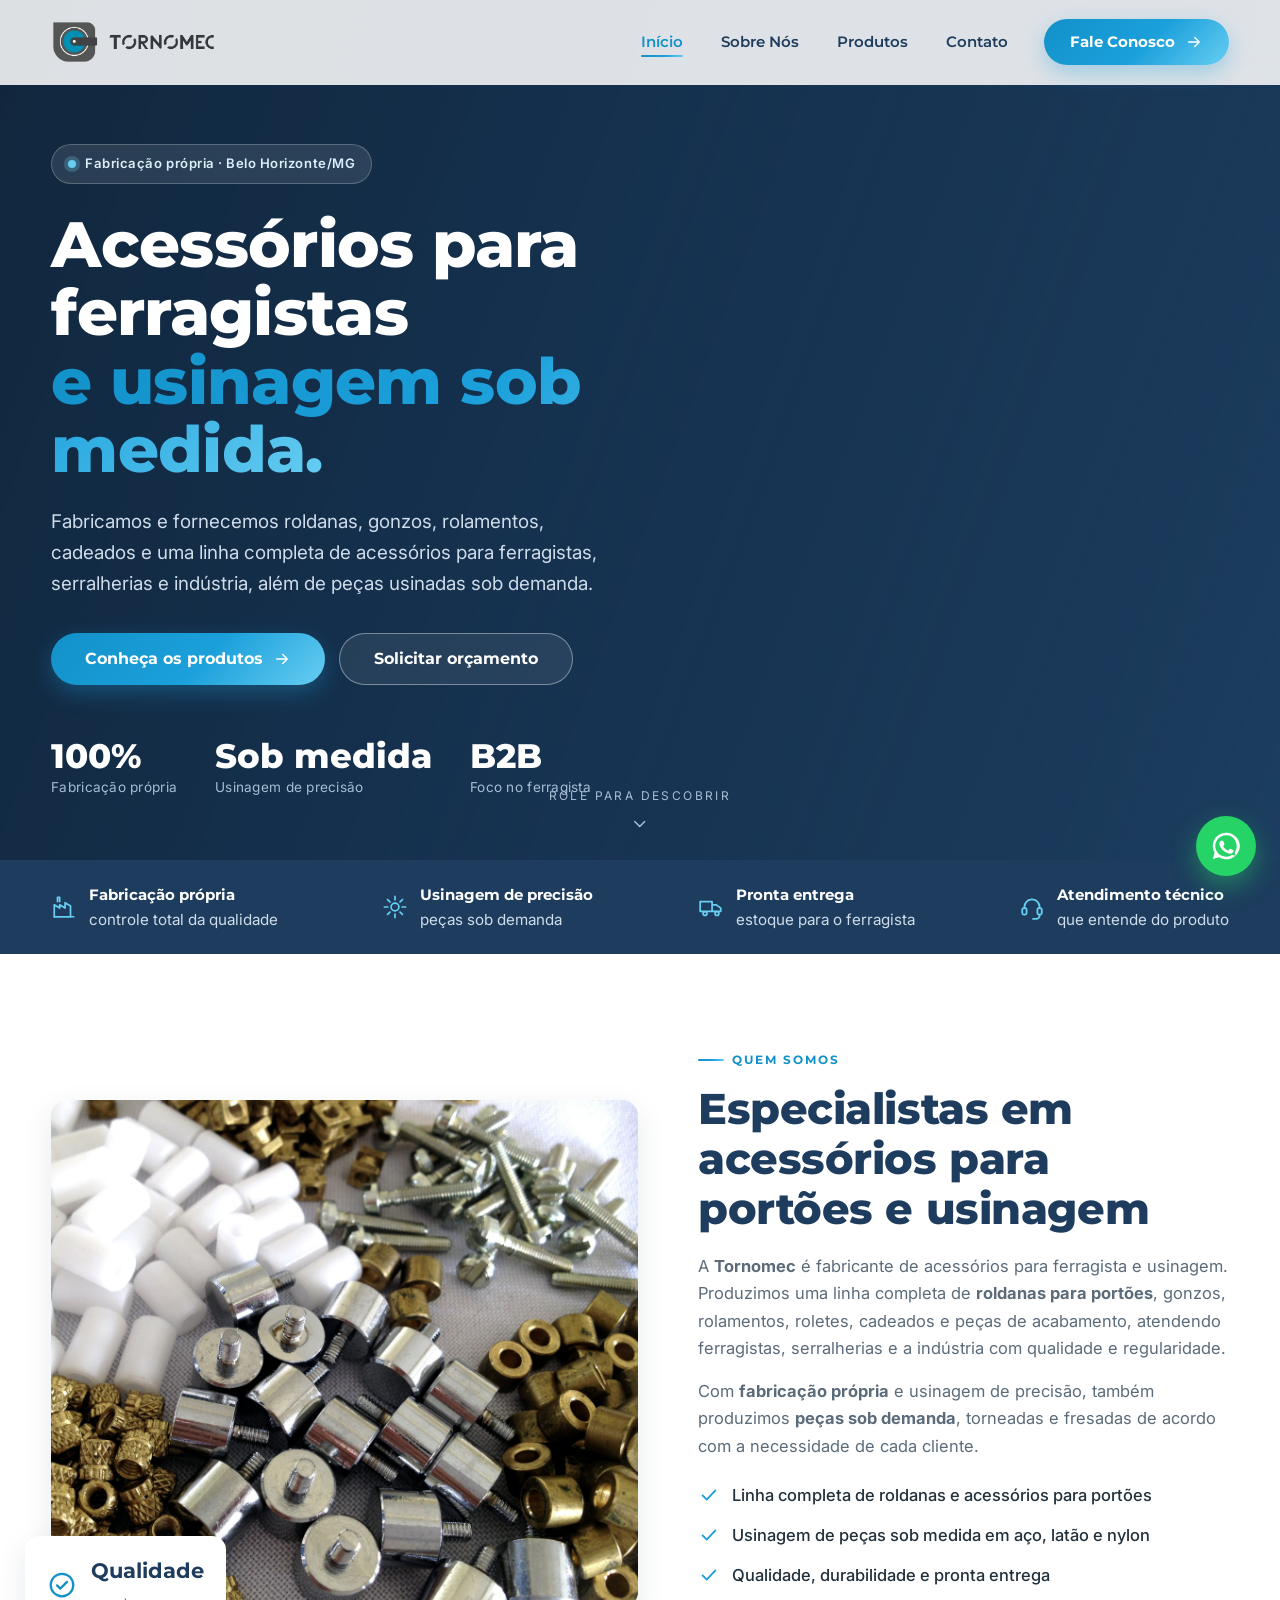
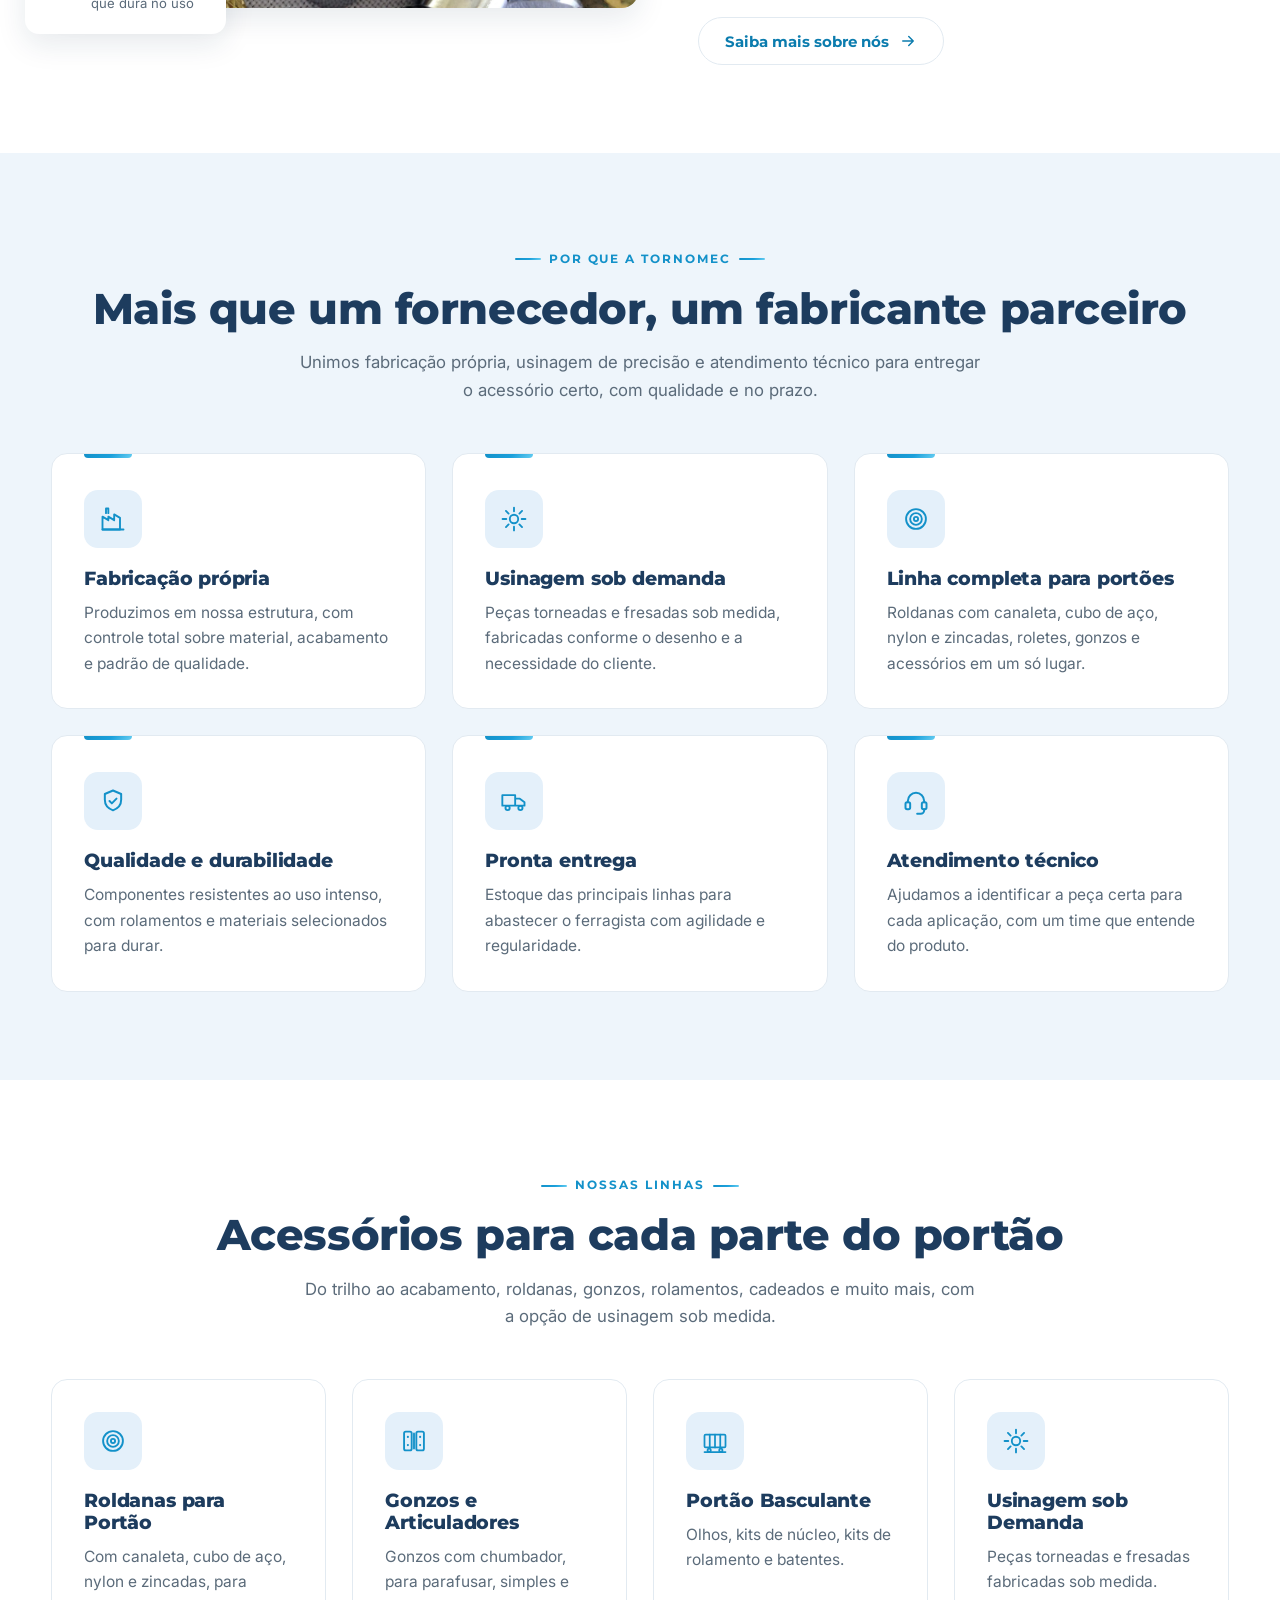
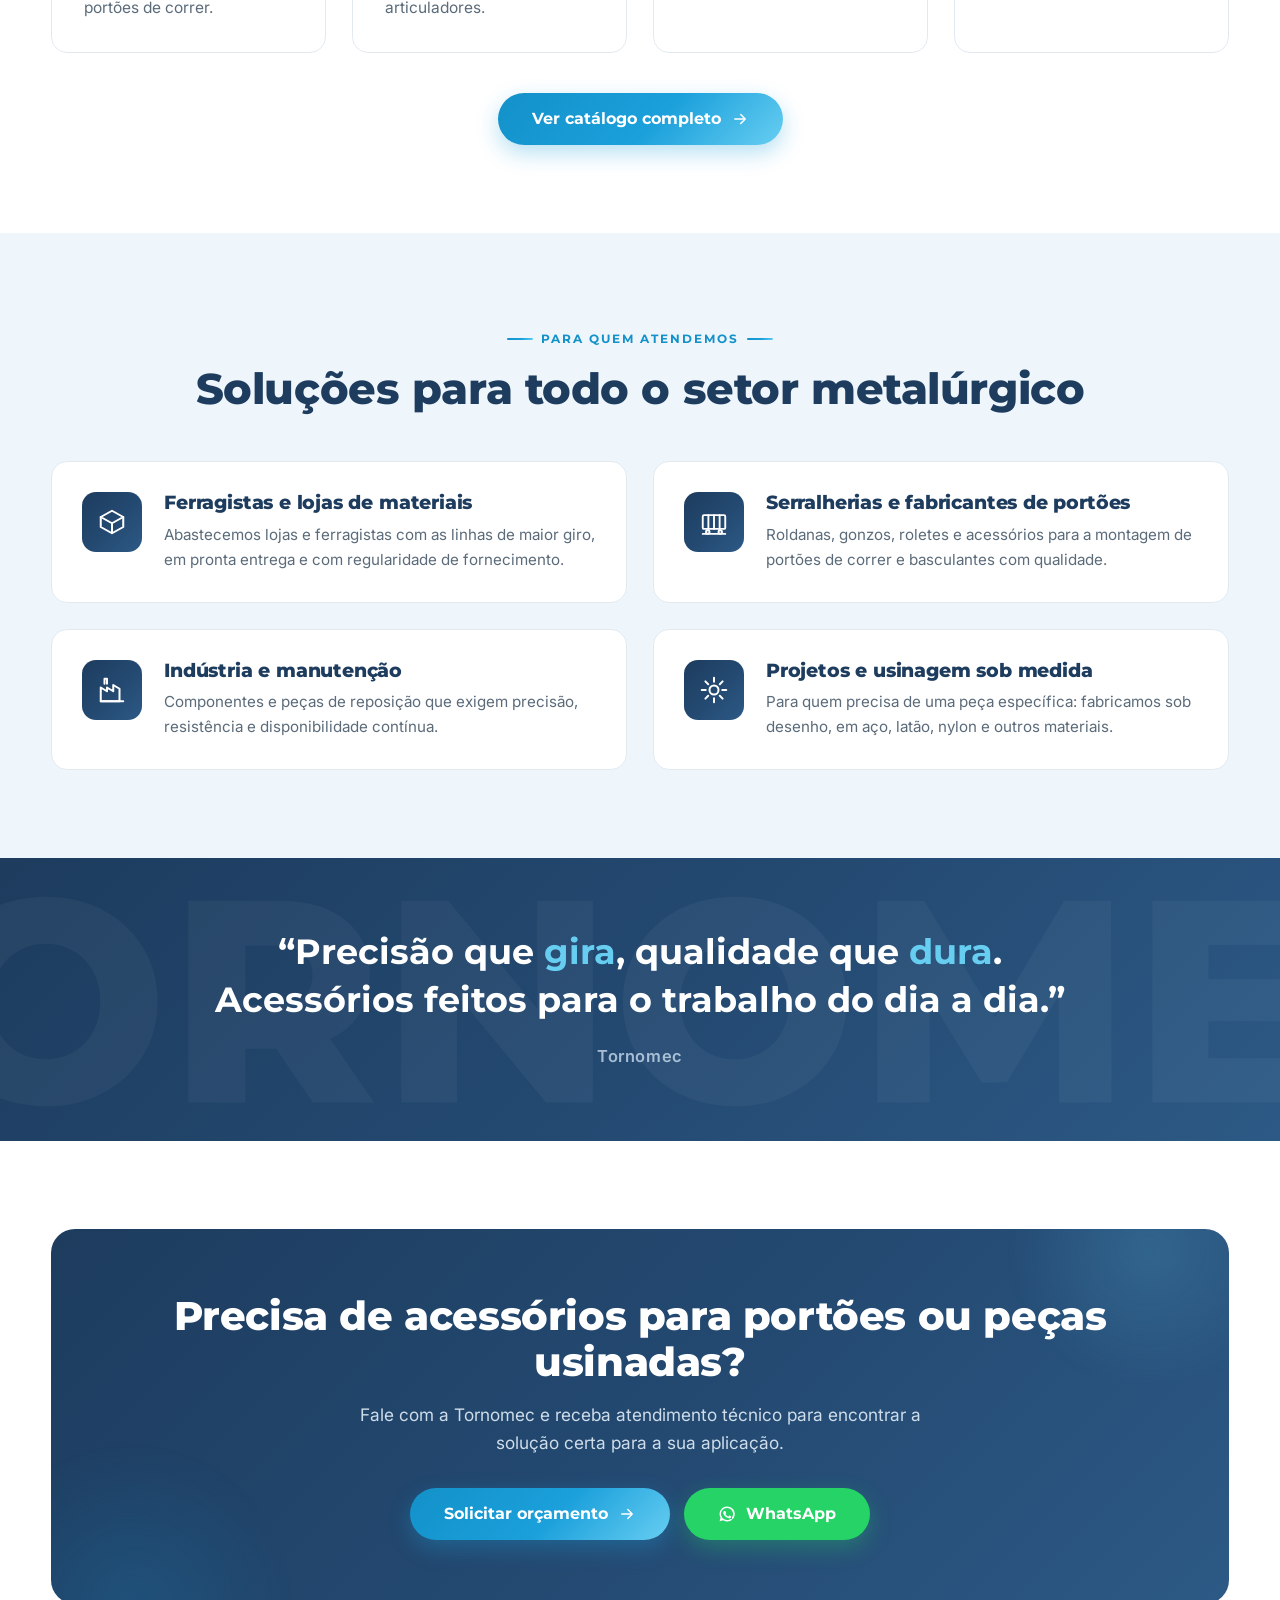
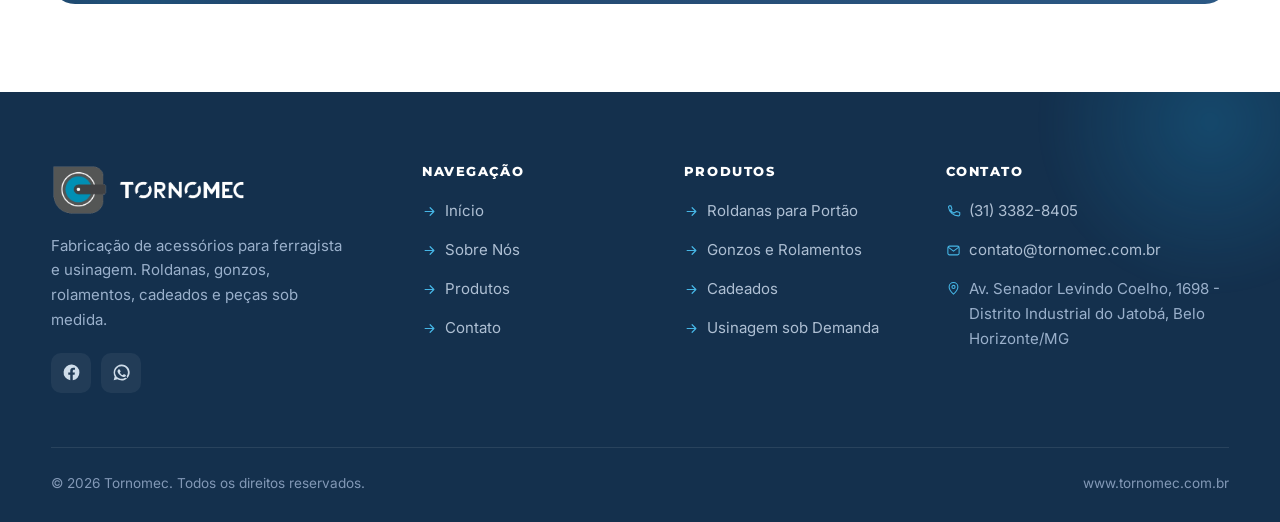
<file: index.html>
<!DOCTYPE html>
<html lang="pt-BR">
<head>
<meta charset="UTF-8">
<meta name="viewport" content="width=device-width, initial-scale=1.0">
<title>Tornomec | Acessórios para Ferragista e Usinagem</title>
<meta name="description" content="A Tornomec fabrica e fornece acessórios para ferragista e usinagem: roldanas para portões, gonzos, rolamentos, cadeados e peças usinadas sob demanda. Belo Horizonte/MG.">
<meta name="theme-color" content="#1d3c5e">
<link rel="icon" type="image/png" href="assets/img/favicon.png">
<link rel="preconnect" href="https://fonts.googleapis.com">
<link rel="preconnect" href="https://fonts.gstatic.com" crossorigin>
<link href="https://fonts.googleapis.com/css2?family=Montserrat:wght@600;700;800&family=Inter:wght@400;500;600&display=swap" rel="stylesheet">
<link rel="stylesheet" href="assets/css/style.css">
</head>
<body>

<!-- ===== ICON SPRITE ===== -->
<svg style="display:none" aria-hidden="true" xmlns="http://www.w3.org/2000/svg"><defs></defs>
<!-- features / generic -->
<symbol id="i-shield" viewBox="0 0 24 24" fill="none" stroke="currentColor" stroke-width="1.7" stroke-linecap="round" stroke-linejoin="round"><path d="M12 3l7 3v5c0 4.3-3 7.6-7 9-4-1.4-7-4.7-7-9V6l7-3z"/><path d="M9 12l2 2 4-4"/></symbol>
<symbol id="i-globe" viewBox="0 0 24 24" fill="none" stroke="currentColor" stroke-width="1.7" stroke-linecap="round" stroke-linejoin="round"><circle cx="12" cy="12" r="9"/><path d="M3 12h18"/><path d="M12 3c2.5 2.4 3.8 5.6 3.8 9S14.5 18.6 12 21c-2.5-2.4-3.8-5.6-3.8-9S9.5 5.4 12 3z"/></symbol>
<symbol id="i-bolt" viewBox="0 0 24 24" fill="currentColor"><path d="M13.5 2L4 13.2c-.4.5-.1 1.3.6 1.3H10l-1.4 7.1c-.2.8.9 1.3 1.4.6L20 10.9c.4-.5.1-1.3-.6-1.3H14l1.1-6.9c.1-.8-1-1.3-1.6-.7z"/></symbol>
<symbol id="i-headset" viewBox="0 0 24 24" fill="none" stroke="currentColor" stroke-width="1.7" stroke-linecap="round" stroke-linejoin="round"><path d="M5 13v-1a7 7 0 0 1 14 0v1"/><rect x="3" y="13" width="4" height="6" rx="1.4"/><rect x="17" y="13" width="4" height="6" rx="1.4"/><path d="M19 19v1a3 3 0 0 1-3 3h-3"/></symbol>
<symbol id="i-gem" viewBox="0 0 24 24" fill="none" stroke="currentColor" stroke-width="1.6" stroke-linecap="round" stroke-linejoin="round"><path d="M6 3h12l3 5.5L12 21 3 8.5z"/><path d="M3 8.5h18M9 3l-2 5.5L12 21l5-12.5L15 3"/></symbol>
<symbol id="i-spark" viewBox="0 0 24 24" fill="currentColor"><path d="M12 2l1.9 6.1L20 10l-6.1 1.9L12 18l-1.9-6.1L4 10l6.1-1.9z"/><path d="M19 14l.8 2.4 2.2.6-2.2.9-.8 2.1-.9-2.1-2.1-.9 2.1-.6z" opacity=".6"/></symbol>
<symbol id="i-target" viewBox="0 0 24 24" fill="none" stroke="currentColor" stroke-width="1.7" stroke-linecap="round" stroke-linejoin="round"><circle cx="12" cy="12" r="8.5"/><circle cx="12" cy="12" r="4.8"/><circle cx="12" cy="12" r="1.4" fill="currentColor" stroke="none"/></symbol>
<symbol id="i-eye" viewBox="0 0 24 24" fill="none" stroke="currentColor" stroke-width="1.7" stroke-linecap="round" stroke-linejoin="round"><path d="M2.5 12S6 5.5 12 5.5 21.5 12 21.5 12 18 18.5 12 18.5 2.5 12 2.5 12z"/><circle cx="12" cy="12" r="3"/></symbol>
<symbol id="i-compass" viewBox="0 0 24 24" fill="none" stroke="currentColor" stroke-width="1.7" stroke-linecap="round" stroke-linejoin="round"><circle cx="12" cy="12" r="9"/><path d="M15.5 8.5l-2 5-5 2 2-5z"/></symbol>
<symbol id="i-factory" viewBox="0 0 24 24" fill="none" stroke="currentColor" stroke-width="1.6" stroke-linecap="round" stroke-linejoin="round"><path d="M3 21V10l5 3V10l5 3V8l5 3v10z"/><path d="M3 21h18M6 7V3h2v4"/></symbol>
<symbol id="i-truck" viewBox="0 0 24 24" fill="none" stroke="currentColor" stroke-width="1.6" stroke-linecap="round" stroke-linejoin="round"><path d="M2 7h11v9H2zM13 10h4l4 3v3h-8z"/><circle cx="6.5" cy="18" r="1.8"/><circle cx="17.5" cy="18" r="1.8"/></symbol>
<symbol id="i-box" viewBox="0 0 24 24" fill="none" stroke="currentColor" stroke-width="1.6" stroke-linecap="round" stroke-linejoin="round"><path d="M21 8l-9-5-9 5 9 5 9-5z"/><path d="M3 8v8l9 5 9-5V8M12 13v8"/></symbol>
<symbol id="i-clock" viewBox="0 0 24 24" fill="none" stroke="currentColor" stroke-width="1.7" stroke-linecap="round" stroke-linejoin="round"><circle cx="12" cy="12" r="9"/><path d="M12 7v5l3.5 2"/></symbol>
<symbol id="i-grid" viewBox="0 0 24 24" fill="none" stroke="currentColor" stroke-width="1.6" stroke-linecap="round" stroke-linejoin="round"><rect x="3" y="3" width="7" height="7" rx="1.5"/><rect x="14" y="3" width="7" height="7" rx="1.5"/><rect x="3" y="14" width="7" height="7" rx="1.5"/><rect x="14" y="14" width="7" height="7" rx="1.5"/></symbol>
<!-- hardware category icons -->
<symbol id="i-wheel" viewBox="0 0 24 24" fill="none" stroke="currentColor" stroke-width="1.6" stroke-linecap="round" stroke-linejoin="round"><circle cx="12" cy="12" r="8.5"/><circle cx="12" cy="12" r="5"/><circle cx="12" cy="12" r="1.8"/></symbol>
<symbol id="i-bearing" viewBox="0 0 24 24" fill="none" stroke="currentColor" stroke-width="1.5" stroke-linecap="round" stroke-linejoin="round"><circle cx="12" cy="12" r="9"/><circle cx="12" cy="12" r="3.4"/><circle cx="12" cy="3.4" r="1.1" fill="currentColor" stroke="none"/><circle cx="12" cy="20.6" r="1.1" fill="currentColor" stroke="none"/><circle cx="3.4" cy="12" r="1.1" fill="currentColor" stroke="none"/><circle cx="20.6" cy="12" r="1.1" fill="currentColor" stroke="none"/><circle cx="6" cy="6" r="1.1" fill="currentColor" stroke="none"/><circle cx="18" cy="6" r="1.1" fill="currentColor" stroke="none"/><circle cx="6" cy="18" r="1.1" fill="currentColor" stroke="none"/><circle cx="18" cy="18" r="1.1" fill="currentColor" stroke="none"/></symbol>
<symbol id="i-hinge" viewBox="0 0 24 24" fill="none" stroke="currentColor" stroke-width="1.6" stroke-linecap="round" stroke-linejoin="round"><rect x="3.5" y="4" width="6.5" height="16" rx="1.4"/><rect x="14" y="4" width="6.5" height="16" rx="1.4"/><path d="M12 5.5v13"/><circle cx="6.75" cy="8.5" r=".9" fill="currentColor" stroke="none"/><circle cx="6.75" cy="15.5" r=".9" fill="currentColor" stroke="none"/><circle cx="17.25" cy="8.5" r=".9" fill="currentColor" stroke="none"/><circle cx="17.25" cy="15.5" r=".9" fill="currentColor" stroke="none"/></symbol>
<symbol id="i-gate" viewBox="0 0 24 24" fill="none" stroke="currentColor" stroke-width="1.5" stroke-linecap="round" stroke-linejoin="round"><rect x="3" y="6.5" width="18" height="11" rx="1"/><path d="M7.5 6.5v11M12 6.5v11M16.5 6.5v11"/><path d="M3 21.5h18"/><circle cx="7" cy="20" r="1.4"/><circle cx="17" cy="20" r="1.4"/></symbol>
<symbol id="i-roller" viewBox="0 0 24 24" fill="none" stroke="currentColor" stroke-width="1.6" stroke-linecap="round" stroke-linejoin="round"><rect x="2.5" y="8.5" width="19" height="7" rx="3.5"/><path d="M7 8.5v7M17 8.5v7"/></symbol>
<symbol id="i-spool" viewBox="0 0 24 24" fill="none" stroke="currentColor" stroke-width="1.6" stroke-linecap="round" stroke-linejoin="round"><rect x="4" y="4" width="3" height="16" rx="1"/><rect x="17" y="4" width="3" height="16" rx="1"/><path d="M7 8.5h10M7 12h10M7 15.5h10"/></symbol>
<symbol id="i-trolley" viewBox="0 0 24 24" fill="none" stroke="currentColor" stroke-width="1.6" stroke-linecap="round" stroke-linejoin="round"><rect x="7" y="3" width="10" height="3.2" rx="1"/><path d="M9.5 6.2v3M14.5 6.2v3"/><circle cx="9.5" cy="11.5" r="2.3"/><circle cx="14.5" cy="11.5" r="2.3"/><path d="M4 14.5h16"/></symbol>
<symbol id="i-curve" viewBox="0 0 24 24" fill="none" stroke="currentColor" stroke-width="1.6" stroke-linecap="round" stroke-linejoin="round"><path d="M7 20V11a5 5 0 0 1 10 0v9"/><path d="M4.5 20h5M14.5 20h5"/></symbol>
<symbol id="i-cog" viewBox="0 0 24 24" fill="none" stroke="currentColor" stroke-width="1.6" stroke-linecap="round" stroke-linejoin="round"><circle cx="12" cy="12" r="3.6"/><path d="M12 2.2v3.2M12 18.6v3.2M2.2 12h3.2M18.6 12h3.2M5.1 5.1l2.26 2.26M16.64 16.64l2.26 2.26M18.9 5.1l-2.26 2.26M7.36 16.64L5.1 18.9"/></symbol>
<symbol id="i-bracket" viewBox="0 0 24 24" fill="none" stroke="currentColor" stroke-width="1.5" stroke-linecap="round" stroke-linejoin="round"><rect x="4" y="7" width="16" height="11" rx="2"/><circle cx="12" cy="12.5" r="3.4"/><circle cx="12" cy="12.5" r="1.1"/><path d="M8 4.5v2.5M16 4.5v2.5"/></symbol>
<symbol id="i-lock" viewBox="0 0 24 24" fill="none" stroke="currentColor" stroke-width="1.6" stroke-linecap="round" stroke-linejoin="round"><rect x="5" y="10" width="14" height="10" rx="2.5"/><path d="M8 10V7a4 4 0 0 1 8 0v3"/><circle cx="12" cy="15" r="1.4" fill="currentColor" stroke="none"/></symbol>
<symbol id="i-ruler" viewBox="0 0 24 24" fill="none" stroke="currentColor" stroke-width="1.6" stroke-linecap="round" stroke-linejoin="round"><rect x="2.5" y="8" width="19" height="8" rx="1.5"/><path d="M7 8v3M11 8v4M15 8v3M19 8v4"/></symbol>
<!-- ui -->
<symbol id="i-phone" viewBox="0 0 24 24" fill="none" stroke="currentColor" stroke-width="1.7" stroke-linecap="round" stroke-linejoin="round"><path d="M5 3h3l1.5 5-2 1.5a12 12 0 0 0 5 5L17 12l5 1.5V17a2 2 0 0 1-2 2A16 16 0 0 1 4 5a2 2 0 0 1 1-2z"/></symbol>
<symbol id="i-mail" viewBox="0 0 24 24" fill="none" stroke="currentColor" stroke-width="1.7" stroke-linecap="round" stroke-linejoin="round"><rect x="3" y="5" width="18" height="14" rx="2.5"/><path d="M4 7l8 6 8-6"/></symbol>
<symbol id="i-pin" viewBox="0 0 24 24" fill="none" stroke="currentColor" stroke-width="1.7" stroke-linecap="round" stroke-linejoin="round"><path d="M12 21s7-6.4 7-11.5A7 7 0 0 0 5 9.5C5 14.6 12 21 12 21z"/><circle cx="12" cy="9.5" r="2.5"/></symbol>
<symbol id="i-wa" viewBox="0 0 24 24" fill="currentColor"><path d="M12 2a10 10 0 0 0-8.6 15l-1.3 4.7 4.8-1.3A10 10 0 1 0 12 2zm0 2a8 8 0 0 1 6.8 12.2l-.3.5.7 2.6-2.7-.7-.5.3A8 8 0 1 1 12 4zm-3.4 4c-.2 0-.5.1-.7.4-.3.3-.9.9-.9 2.1s.9 2.4 1 2.6c.1.2 1.8 2.9 4.5 3.9 2.2.9 2.7.7 3.2.7.5 0 1.5-.6 1.7-1.2.2-.6.2-1.1.2-1.2-.1-.1-.3-.2-.6-.4-.3-.2-1.5-.8-1.7-.8-.2-.1-.4-.1-.6.1-.2.3-.6.8-.8 1-.1.1-.3.2-.5.1-.3-.1-1.1-.4-2-1.2-.7-.6-1.2-1.4-1.4-1.7-.1-.3 0-.4.1-.5l.4-.5c.1-.2.2-.3.3-.5.1-.2 0-.4 0-.5l-.8-1.9c-.2-.5-.4-.4-.6-.4z"/></symbol>
<symbol id="i-fb" viewBox="0 0 24 24" fill="currentColor"><path d="M22 12a10 10 0 1 0-11.6 9.9v-7H7.9V12h2.5V9.8c0-2.5 1.5-3.9 3.8-3.9 1.1 0 2.2.2 2.2.2v2.5h-1.2c-1.2 0-1.6.8-1.6 1.6V12h2.7l-.4 2.9h-2.3v7A10 10 0 0 0 22 12z"/></symbol>
<symbol id="i-check" viewBox="0 0 24 24" fill="none" stroke="currentColor" stroke-width="2" stroke-linecap="round" stroke-linejoin="round"><path d="M5 12.5l4.5 4.5L19 7"/></symbol>
<symbol id="i-check-c" viewBox="0 0 24 24" fill="none" stroke="currentColor" stroke-width="1.8" stroke-linecap="round" stroke-linejoin="round"><circle cx="12" cy="12" r="9"/><path d="M8 12.3l2.6 2.6L16 9.5"/></symbol>
<symbol id="i-arrow" viewBox="0 0 24 24" fill="none" stroke="currentColor" stroke-width="1.9" stroke-linecap="round" stroke-linejoin="round"><path d="M5 12h14M13 6l6 6-6 6"/></symbol>
<symbol id="i-up" viewBox="0 0 24 24" fill="none" stroke="currentColor" stroke-width="1.9" stroke-linecap="round" stroke-linejoin="round"><path d="M12 19V5M6 11l6-6 6 6"/></symbol>
<symbol id="i-down" viewBox="0 0 24 24" fill="none" stroke="currentColor" stroke-width="1.8" stroke-linecap="round" stroke-linejoin="round"><path d="M6 9l6 6 6-6"/></symbol>
<symbol id="i-doc" viewBox="0 0 24 24" fill="none" stroke="currentColor" stroke-width="1.6" stroke-linecap="round" stroke-linejoin="round"><path d="M14 3H7a2 2 0 0 0-2 2v14a2 2 0 0 0 2 2h10a2 2 0 0 0 2-2V8z"/><path d="M14 3v5h5M9 13h6M9 17h4"/></symbol>
<symbol id="i-info" viewBox="0 0 24 24" fill="none" stroke="currentColor" stroke-width="1.7" stroke-linecap="round" stroke-linejoin="round"><circle cx="12" cy="12" r="9"/><path d="M12 11v5M12 7.5v.5"/></symbol>
<symbol id="i-search" viewBox="0 0 24 24" fill="none" stroke="currentColor" stroke-width="1.8" stroke-linecap="round" stroke-linejoin="round"><circle cx="11" cy="11" r="7"/><path d="M16.5 16.5L21 21"/></symbol>
</svg>

<!-- ===== HEADER ===== -->
<header class="header">
  <div class="container">
    <nav class="nav">
      <a href="index.html" class="brand" aria-label="Tornomec - início">
        <img src="assets/img/logo.png" alt="Tornomec - Acessórios para Ferragista e Usinagem">
      </a>
      <ul class="nav-menu">
        <li><a href="index.html" class="nav-link active">Início</a></li>
        <li><a href="sobre.html" class="nav-link">Sobre Nós</a></li>
        <li><a href="produtos.html" class="nav-link">Produtos</a></li>
        <li><a href="contato.html" class="nav-link">Contato</a></li>
        <li class="nav-cta"><a href="contato.html" class="btn btn--primary">Fale Conosco <svg width="18" height="18"><use href="#i-arrow"/></svg></a></li>
      </ul>
      <button class="nav-toggle" aria-label="Abrir menu" aria-expanded="false"><span></span><span></span><span></span></button>
    </nav>
  </div>
</header>
<div class="nav-backdrop"></div>

<!-- ===== HERO ===== -->
<section class="hero">
  <div class="hero__bg" aria-hidden="true">
    <div class="hero__slide" style="background-image:url('assets/img/hero-1.jpg')"></div>
    <div class="hero__slide" style="background-image:url('assets/img/hero-2.jpg')"></div>
    <div class="hero__slide" style="background-image:url('assets/img/hero-3.jpg')"></div>
  </div>
  <div class="hero__overlay"></div>
  <div class="container">
    <div class="hero__inner">
      <span class="pill"><span class="dot"></span> Fabricação própria &middot; Belo Horizonte/MG</span>
      <h1>Acessórios para ferragistas<br><span class="grad">e usinagem sob medida.</span></h1>
      <p>Fabricamos e fornecemos roldanas, gonzos, rolamentos, cadeados e uma linha completa de acessórios para ferragistas, serralherias e indústria, além de peças usinadas sob demanda.</p>
      <div class="hero__actions">
        <a href="produtos.html" class="btn btn--primary btn--lg">Conheça os produtos <svg><use href="#i-arrow"/></svg></a>
        <a href="contato.html" class="btn btn--ghost btn--lg">Solicitar orçamento</a>
      </div>
      <div class="hero__stats">
        <div class="stat"><strong>100%</strong><span>Fabricação própria</span></div>
        <div class="stat"><strong>Sob medida</strong><span>Usinagem de precisão</span></div>
        <div class="stat"><strong>B2B</strong><span>Foco no ferragista</span></div>
      </div>
    </div>
  </div>
  <a href="#diferenciais" class="hero__scroll">Role para descobrir <svg><use href="#i-down"/></svg></a>
</section>

<!-- ===== TRUST STRIP ===== -->
<section class="trust">
  <div class="container">
    <div class="trust__row">
      <div class="trust__item"><svg><use href="#i-factory"/></svg><span><strong>Fabricação própria</strong><br>controle total da qualidade</span></div>
      <div class="trust__item"><svg><use href="#i-cog"/></svg><span><strong>Usinagem de precisão</strong><br>peças sob demanda</span></div>
      <div class="trust__item"><svg><use href="#i-truck"/></svg><span><strong>Pronta entrega</strong><br>estoque para o ferragista</span></div>
      <div class="trust__item"><svg><use href="#i-headset"/></svg><span><strong>Atendimento técnico</strong><br>que entende do produto</span></div>
    </div>
  </div>
</section>

<!-- ===== SOBRE (intro) ===== -->
<section class="section">
  <div class="container">
    <div class="split">
      <div class="split__media reveal">
        <img src="assets/img/usinagem.jpg" alt="Peças metálicas usinadas: buchas, insertos e componentes torneados">
        <div class="badge b1">
          <svg><use href="#i-check-c"/></svg>
          <div><strong>Qualidade</strong><span>que dura no uso</span></div>
        </div>
      </div>
      <div class="split__body reveal" data-delay="1">
        <span class="eyebrow">Quem somos</span>
        <h2 class="section-title">Especialistas em acessórios para portões e usinagem</h2>
        <p>A <strong>Tornomec</strong> é fabricante de acessórios para ferragista e usinagem. Produzimos uma linha completa de <strong>roldanas para portões</strong>, gonzos, rolamentos, roletes, cadeados e peças de acabamento, atendendo ferragistas, serralherias e a indústria com qualidade e regularidade.</p>
        <p>Com <strong>fabricação própria</strong> e usinagem de precisão, também produzimos <strong>peças sob demanda</strong>, torneadas e fresadas de acordo com a necessidade de cada cliente.</p>
        <ul class="checklist">
          <li><svg><use href="#i-check"/></svg> Linha completa de roldanas e acessórios para portões</li>
          <li><svg><use href="#i-check"/></svg> Usinagem de peças sob medida em aço, latão e nylon</li>
          <li><svg><use href="#i-check"/></svg> Qualidade, durabilidade e pronta entrega</li>
        </ul>
        <a href="sobre.html" class="btn btn--outline" style="margin-top:28px">Saiba mais sobre nós <svg><use href="#i-arrow"/></svg></a>
      </div>
    </div>
  </div>
</section>

<!-- ===== DIFERENCIAIS ===== -->
<section class="section bg-alt" id="diferenciais">
  <div class="container">
    <div class="section-head center">
      <span class="eyebrow eyebrow--center">Por que a Tornomec</span>
      <h2 class="section-title">Mais que um fornecedor, um fabricante parceiro</h2>
      <p class="section-intro">Unimos fabricação própria, usinagem de precisão e atendimento técnico para entregar o acessório certo, com qualidade e no prazo.</p>
    </div>
    <div class="grid grid-3">
      <article class="card feat reveal"><div class="icon-box"><svg><use href="#i-factory"/></svg></div><h3>Fabricação própria</h3><p>Produzimos em nossa estrutura, com controle total sobre material, acabamento e padrão de qualidade.</p></article>
      <article class="card feat reveal" data-delay="1"><div class="icon-box"><svg><use href="#i-cog"/></svg></div><h3>Usinagem sob demanda</h3><p>Peças torneadas e fresadas sob medida, fabricadas conforme o desenho e a necessidade do cliente.</p></article>
      <article class="card feat reveal" data-delay="2"><div class="icon-box"><svg><use href="#i-wheel"/></svg></div><h3>Linha completa para portões</h3><p>Roldanas com canaleta, cubo de aço, nylon e zincadas, roletes, gonzos e acessórios em um só lugar.</p></article>
      <article class="card feat reveal"><div class="icon-box"><svg><use href="#i-shield"/></svg></div><h3>Qualidade e durabilidade</h3><p>Componentes resistentes ao uso intenso, com rolamentos e materiais selecionados para durar.</p></article>
      <article class="card feat reveal" data-delay="1"><div class="icon-box"><svg><use href="#i-truck"/></svg></div><h3>Pronta entrega</h3><p>Estoque das principais linhas para abastecer o ferragista com agilidade e regularidade.</p></article>
      <article class="card feat reveal" data-delay="2"><div class="icon-box"><svg><use href="#i-headset"/></svg></div><h3>Atendimento técnico</h3><p>Ajudamos a identificar a peça certa para cada aplicação, com um time que entende do produto.</p></article>
    </div>
  </div>
</section>

<!-- ===== PRODUTOS PREVIEW ===== -->
<section class="section">
  <div class="container">
    <div class="section-head center">
      <span class="eyebrow eyebrow--center">Nossas linhas</span>
      <h2 class="section-title">Acessórios para cada parte do portão</h2>
      <p class="section-intro">Do trilho ao acabamento, roldanas, gonzos, rolamentos, cadeados e muito mais, com a opção de usinagem sob medida.</p>
    </div>
    <div class="grid grid-4">
      <article class="card reveal"><div class="icon-box"><svg><use href="#i-wheel"/></svg></div><h3>Roldanas para Portão</h3><p>Com canaleta, cubo de aço, nylon e zincadas, para portões de correr.</p></article>
      <article class="card reveal" data-delay="1"><div class="icon-box"><svg><use href="#i-hinge"/></svg></div><h3>Gonzos e Articuladores</h3><p>Gonzos com chumbador, para parafusar, simples e articuladores.</p></article>
      <article class="card reveal" data-delay="2"><div class="icon-box"><svg><use href="#i-gate"/></svg></div><h3>Portão Basculante</h3><p>Olhos, kits de núcleo, kits de rolamento e batentes.</p></article>
      <article class="card reveal" data-delay="3"><div class="icon-box"><svg><use href="#i-cog"/></svg></div><h3>Usinagem sob Demanda</h3><p>Peças torneadas e fresadas fabricadas sob medida.</p></article>
    </div>
    <div class="text-center" style="margin-top:40px">
      <a href="produtos.html" class="btn btn--primary btn--lg">Ver catálogo completo <svg><use href="#i-arrow"/></svg></a>
    </div>
  </div>
</section>

<!-- ===== PÚBLICO-ALVO ===== -->
<section class="section bg-alt">
  <div class="container">
    <div class="section-head center">
      <span class="eyebrow eyebrow--center">Para quem atendemos</span>
      <h2 class="section-title">Soluções para todo o setor metalúrgico</h2>
    </div>
    <div class="aud">
      <article class="aud__card reveal"><div class="aud__icon"><svg><use href="#i-box"/></svg></div><div><h3>Ferragistas e lojas de materiais</h3><p>Abastecemos lojas e ferragistas com as linhas de maior giro, em pronta entrega e com regularidade de fornecimento.</p></div></article>
      <article class="aud__card reveal" data-delay="1"><div class="aud__icon"><svg><use href="#i-gate"/></svg></div><div><h3>Serralherias e fabricantes de portões</h3><p>Roldanas, gonzos, roletes e acessórios para a montagem de portões de correr e basculantes com qualidade.</p></div></article>
      <article class="aud__card reveal"><div class="aud__icon"><svg><use href="#i-factory"/></svg></div><div><h3>Indústria e manutenção</h3><p>Componentes e peças de reposição que exigem precisão, resistência e disponibilidade contínua.</p></div></article>
      <article class="aud__card reveal" data-delay="1"><div class="aud__icon"><svg><use href="#i-cog"/></svg></div><div><h3>Projetos e usinagem sob medida</h3><p>Para quem precisa de uma peça específica: fabricamos sob desenho, em aço, latão, nylon e outros materiais.</p></div></article>
    </div>
  </div>
</section>

<!-- ===== SLOGAN BAND ===== -->
<section class="slogan">
  <span class="slogan__mark">TORNOMEC</span>
  <div class="container">
    <q>Precisão que <span class="hl">gira</span>, qualidade que <span class="hl">dura</span>. Acessórios feitos para o trabalho do dia a dia.</q>
    <cite>Tornomec</cite>
  </div>
</section>

<!-- ===== CTA ===== -->
<section class="section">
  <div class="container">
    <div class="cta-band reveal">
      <h2>Precisa de acessórios para portões ou peças usinadas?</h2>
      <p>Fale com a Tornomec e receba atendimento técnico para encontrar a solução certa para a sua aplicação.</p>
      <div class="hero__actions">
        <a href="contato.html" class="btn btn--primary btn--lg">Solicitar orçamento <svg><use href="#i-arrow"/></svg></a>
        <a href="https://wa.me/553133828405" target="_blank" rel="noopener" class="btn btn--wa btn--lg"><svg><use href="#i-wa"/></svg> WhatsApp</a>
      </div>
    </div>
  </div>
</section>

<!-- ===== FOOTER ===== -->
<footer class="footer">
  <div class="container">
    <div class="footer__grid">
      <div class="footer__brand">
        <img src="assets/img/logo-white.png" alt="Tornomec">
        <p>Fabricação de acessórios para ferragista e usinagem. Roldanas, gonzos, rolamentos, cadeados e peças sob medida.</p>
        <div class="social">
          <a href="https://www.facebook.com/tornomec" target="_blank" rel="noopener" aria-label="Facebook"><svg><use href="#i-fb"/></svg></a>
          <a href="https://wa.me/553133828405" target="_blank" rel="noopener" aria-label="WhatsApp"><svg><use href="#i-wa"/></svg></a>
        </div>
      </div>
      <div class="footer__col">
        <h4>Navegação</h4>
        <ul>
          <li><a href="index.html"><svg><use href="#i-arrow"/></svg> Início</a></li>
          <li><a href="sobre.html"><svg><use href="#i-arrow"/></svg> Sobre Nós</a></li>
          <li><a href="produtos.html"><svg><use href="#i-arrow"/></svg> Produtos</a></li>
          <li><a href="contato.html"><svg><use href="#i-arrow"/></svg> Contato</a></li>
        </ul>
      </div>
      <div class="footer__col">
        <h4>Produtos</h4>
        <ul>
          <li><a href="produtos.html"><svg><use href="#i-arrow"/></svg> Roldanas para Portão</a></li>
          <li><a href="produtos.html"><svg><use href="#i-arrow"/></svg> Gonzos e Rolamentos</a></li>
          <li><a href="produtos.html"><svg><use href="#i-arrow"/></svg> Cadeados</a></li>
          <li><a href="produtos.html"><svg><use href="#i-arrow"/></svg> Usinagem sob Demanda</a></li>
        </ul>
      </div>
      <div class="footer__col">
        <h4>Contato</h4>
        <ul>
          <li><a href="tel:+553133828405"><svg><use href="#i-phone"/></svg> (31) 3382-8405</a></li>
          <li><a href="mailto:contato@tornomec.com.br"><svg><use href="#i-mail"/></svg> contato@tornomec.com.br</a></li>
          <li class="static"><svg><use href="#i-pin"/></svg> Av. Senador Levindo Coelho, 1698 - Distrito Industrial do Jatobá, Belo Horizonte/MG</li>
        </ul>
      </div>
    </div>
    <div class="footer__bottom">
      <span>© <span id="year">2026</span> Tornomec. Todos os direitos reservados.</span>
      <span>www.tornomec.com.br</span>
    </div>
  </div>
</footer>

<a href="https://wa.me/553133828405" target="_blank" rel="noopener" class="wa-float" aria-label="Fale conosco no WhatsApp"><svg><use href="#i-wa"/></svg></a>
<button class="to-top" aria-label="Voltar ao topo"><svg><use href="#i-up"/></svg></button>

<script src="assets/js/main.js"></script>
<script>document.querySelector('.to-top').addEventListener('click',()=>window.scrollTo({top:0,behavior:'smooth'}));</script>
</body>
</html>
</file>
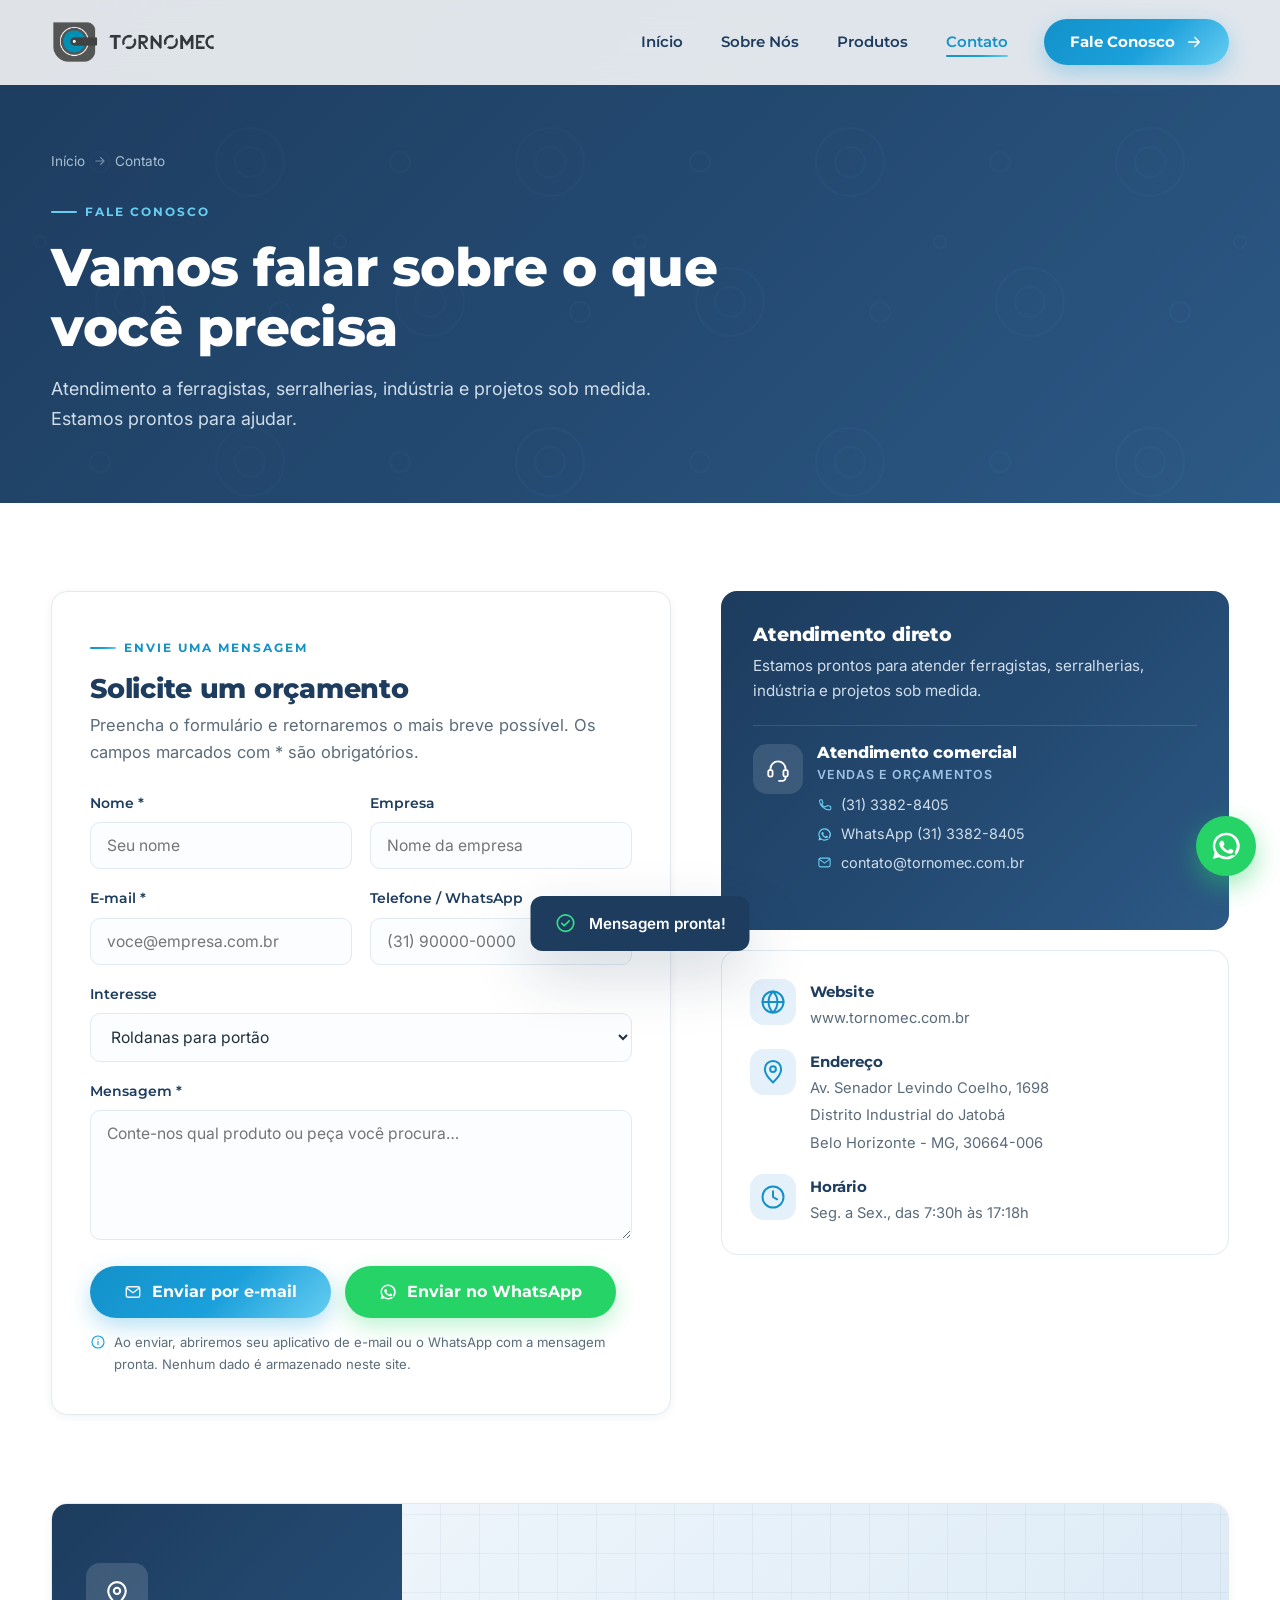
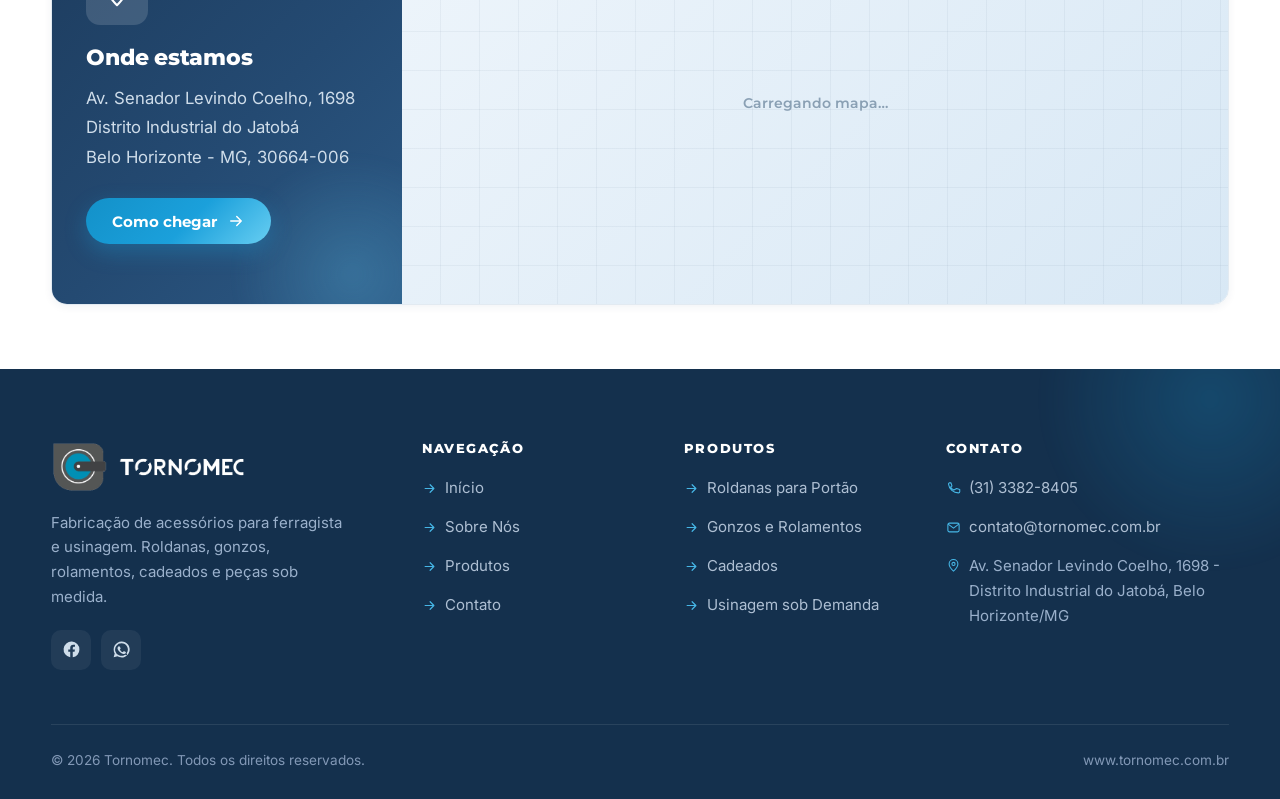
<file: contato.html>
<!DOCTYPE html>
<html lang="pt-BR">
<head>
<meta charset="UTF-8">
<meta name="viewport" content="width=device-width, initial-scale=1.0">
<title>Contato | Tornomec - Acessórios para Ferragista e Usinagem</title>
<meta name="description" content="Fale com a Tornomec em Belo Horizonte/MG. Telefone (31) 3382-8405, WhatsApp, e-mail e mapa de localização. Atendimento a ferragistas, serralherias e indústria.">
<meta name="theme-color" content="#1d3c5e">
<link rel="icon" type="image/png" href="assets/img/favicon.png">
<link rel="preconnect" href="https://fonts.googleapis.com">
<link rel="preconnect" href="https://fonts.gstatic.com" crossorigin>
<link href="https://fonts.googleapis.com/css2?family=Montserrat:wght@600;700;800&family=Inter:wght@400;500;600&display=swap" rel="stylesheet">
<link rel="stylesheet" href="assets/css/style.css">
</head>
<body>

<!-- ===== ICON SPRITE ===== -->
<svg style="display:none" aria-hidden="true" xmlns="http://www.w3.org/2000/svg"><defs></defs>
<!-- features / generic -->
<symbol id="i-shield" viewBox="0 0 24 24" fill="none" stroke="currentColor" stroke-width="1.7" stroke-linecap="round" stroke-linejoin="round"><path d="M12 3l7 3v5c0 4.3-3 7.6-7 9-4-1.4-7-4.7-7-9V6l7-3z"/><path d="M9 12l2 2 4-4"/></symbol>
<symbol id="i-globe" viewBox="0 0 24 24" fill="none" stroke="currentColor" stroke-width="1.7" stroke-linecap="round" stroke-linejoin="round"><circle cx="12" cy="12" r="9"/><path d="M3 12h18"/><path d="M12 3c2.5 2.4 3.8 5.6 3.8 9S14.5 18.6 12 21c-2.5-2.4-3.8-5.6-3.8-9S9.5 5.4 12 3z"/></symbol>
<symbol id="i-bolt" viewBox="0 0 24 24" fill="currentColor"><path d="M13.5 2L4 13.2c-.4.5-.1 1.3.6 1.3H10l-1.4 7.1c-.2.8.9 1.3 1.4.6L20 10.9c.4-.5.1-1.3-.6-1.3H14l1.1-6.9c.1-.8-1-1.3-1.6-.7z"/></symbol>
<symbol id="i-headset" viewBox="0 0 24 24" fill="none" stroke="currentColor" stroke-width="1.7" stroke-linecap="round" stroke-linejoin="round"><path d="M5 13v-1a7 7 0 0 1 14 0v1"/><rect x="3" y="13" width="4" height="6" rx="1.4"/><rect x="17" y="13" width="4" height="6" rx="1.4"/><path d="M19 19v1a3 3 0 0 1-3 3h-3"/></symbol>
<symbol id="i-gem" viewBox="0 0 24 24" fill="none" stroke="currentColor" stroke-width="1.6" stroke-linecap="round" stroke-linejoin="round"><path d="M6 3h12l3 5.5L12 21 3 8.5z"/><path d="M3 8.5h18M9 3l-2 5.5L12 21l5-12.5L15 3"/></symbol>
<symbol id="i-spark" viewBox="0 0 24 24" fill="currentColor"><path d="M12 2l1.9 6.1L20 10l-6.1 1.9L12 18l-1.9-6.1L4 10l6.1-1.9z"/><path d="M19 14l.8 2.4 2.2.6-2.2.9-.8 2.1-.9-2.1-2.1-.9 2.1-.6z" opacity=".6"/></symbol>
<symbol id="i-target" viewBox="0 0 24 24" fill="none" stroke="currentColor" stroke-width="1.7" stroke-linecap="round" stroke-linejoin="round"><circle cx="12" cy="12" r="8.5"/><circle cx="12" cy="12" r="4.8"/><circle cx="12" cy="12" r="1.4" fill="currentColor" stroke="none"/></symbol>
<symbol id="i-eye" viewBox="0 0 24 24" fill="none" stroke="currentColor" stroke-width="1.7" stroke-linecap="round" stroke-linejoin="round"><path d="M2.5 12S6 5.5 12 5.5 21.5 12 21.5 12 18 18.5 12 18.5 2.5 12 2.5 12z"/><circle cx="12" cy="12" r="3"/></symbol>
<symbol id="i-compass" viewBox="0 0 24 24" fill="none" stroke="currentColor" stroke-width="1.7" stroke-linecap="round" stroke-linejoin="round"><circle cx="12" cy="12" r="9"/><path d="M15.5 8.5l-2 5-5 2 2-5z"/></symbol>
<symbol id="i-factory" viewBox="0 0 24 24" fill="none" stroke="currentColor" stroke-width="1.6" stroke-linecap="round" stroke-linejoin="round"><path d="M3 21V10l5 3V10l5 3V8l5 3v10z"/><path d="M3 21h18M6 7V3h2v4"/></symbol>
<symbol id="i-truck" viewBox="0 0 24 24" fill="none" stroke="currentColor" stroke-width="1.6" stroke-linecap="round" stroke-linejoin="round"><path d="M2 7h11v9H2zM13 10h4l4 3v3h-8z"/><circle cx="6.5" cy="18" r="1.8"/><circle cx="17.5" cy="18" r="1.8"/></symbol>
<symbol id="i-box" viewBox="0 0 24 24" fill="none" stroke="currentColor" stroke-width="1.6" stroke-linecap="round" stroke-linejoin="round"><path d="M21 8l-9-5-9 5 9 5 9-5z"/><path d="M3 8v8l9 5 9-5V8M12 13v8"/></symbol>
<symbol id="i-clock" viewBox="0 0 24 24" fill="none" stroke="currentColor" stroke-width="1.7" stroke-linecap="round" stroke-linejoin="round"><circle cx="12" cy="12" r="9"/><path d="M12 7v5l3.5 2"/></symbol>
<symbol id="i-grid" viewBox="0 0 24 24" fill="none" stroke="currentColor" stroke-width="1.6" stroke-linecap="round" stroke-linejoin="round"><rect x="3" y="3" width="7" height="7" rx="1.5"/><rect x="14" y="3" width="7" height="7" rx="1.5"/><rect x="3" y="14" width="7" height="7" rx="1.5"/><rect x="14" y="14" width="7" height="7" rx="1.5"/></symbol>
<!-- hardware category icons -->
<symbol id="i-wheel" viewBox="0 0 24 24" fill="none" stroke="currentColor" stroke-width="1.6" stroke-linecap="round" stroke-linejoin="round"><circle cx="12" cy="12" r="8.5"/><circle cx="12" cy="12" r="5"/><circle cx="12" cy="12" r="1.8"/></symbol>
<symbol id="i-bearing" viewBox="0 0 24 24" fill="none" stroke="currentColor" stroke-width="1.5" stroke-linecap="round" stroke-linejoin="round"><circle cx="12" cy="12" r="9"/><circle cx="12" cy="12" r="3.4"/><circle cx="12" cy="3.4" r="1.1" fill="currentColor" stroke="none"/><circle cx="12" cy="20.6" r="1.1" fill="currentColor" stroke="none"/><circle cx="3.4" cy="12" r="1.1" fill="currentColor" stroke="none"/><circle cx="20.6" cy="12" r="1.1" fill="currentColor" stroke="none"/><circle cx="6" cy="6" r="1.1" fill="currentColor" stroke="none"/><circle cx="18" cy="6" r="1.1" fill="currentColor" stroke="none"/><circle cx="6" cy="18" r="1.1" fill="currentColor" stroke="none"/><circle cx="18" cy="18" r="1.1" fill="currentColor" stroke="none"/></symbol>
<symbol id="i-hinge" viewBox="0 0 24 24" fill="none" stroke="currentColor" stroke-width="1.6" stroke-linecap="round" stroke-linejoin="round"><rect x="3.5" y="4" width="6.5" height="16" rx="1.4"/><rect x="14" y="4" width="6.5" height="16" rx="1.4"/><path d="M12 5.5v13"/><circle cx="6.75" cy="8.5" r=".9" fill="currentColor" stroke="none"/><circle cx="6.75" cy="15.5" r=".9" fill="currentColor" stroke="none"/><circle cx="17.25" cy="8.5" r=".9" fill="currentColor" stroke="none"/><circle cx="17.25" cy="15.5" r=".9" fill="currentColor" stroke="none"/></symbol>
<symbol id="i-gate" viewBox="0 0 24 24" fill="none" stroke="currentColor" stroke-width="1.5" stroke-linecap="round" stroke-linejoin="round"><rect x="3" y="6.5" width="18" height="11" rx="1"/><path d="M7.5 6.5v11M12 6.5v11M16.5 6.5v11"/><path d="M3 21.5h18"/><circle cx="7" cy="20" r="1.4"/><circle cx="17" cy="20" r="1.4"/></symbol>
<symbol id="i-roller" viewBox="0 0 24 24" fill="none" stroke="currentColor" stroke-width="1.6" stroke-linecap="round" stroke-linejoin="round"><rect x="2.5" y="8.5" width="19" height="7" rx="3.5"/><path d="M7 8.5v7M17 8.5v7"/></symbol>
<symbol id="i-spool" viewBox="0 0 24 24" fill="none" stroke="currentColor" stroke-width="1.6" stroke-linecap="round" stroke-linejoin="round"><rect x="4" y="4" width="3" height="16" rx="1"/><rect x="17" y="4" width="3" height="16" rx="1"/><path d="M7 8.5h10M7 12h10M7 15.5h10"/></symbol>
<symbol id="i-trolley" viewBox="0 0 24 24" fill="none" stroke="currentColor" stroke-width="1.6" stroke-linecap="round" stroke-linejoin="round"><rect x="7" y="3" width="10" height="3.2" rx="1"/><path d="M9.5 6.2v3M14.5 6.2v3"/><circle cx="9.5" cy="11.5" r="2.3"/><circle cx="14.5" cy="11.5" r="2.3"/><path d="M4 14.5h16"/></symbol>
<symbol id="i-curve" viewBox="0 0 24 24" fill="none" stroke="currentColor" stroke-width="1.6" stroke-linecap="round" stroke-linejoin="round"><path d="M7 20V11a5 5 0 0 1 10 0v9"/><path d="M4.5 20h5M14.5 20h5"/></symbol>
<symbol id="i-cog" viewBox="0 0 24 24" fill="none" stroke="currentColor" stroke-width="1.6" stroke-linecap="round" stroke-linejoin="round"><circle cx="12" cy="12" r="3.6"/><path d="M12 2.2v3.2M12 18.6v3.2M2.2 12h3.2M18.6 12h3.2M5.1 5.1l2.26 2.26M16.64 16.64l2.26 2.26M18.9 5.1l-2.26 2.26M7.36 16.64L5.1 18.9"/></symbol>
<symbol id="i-bracket" viewBox="0 0 24 24" fill="none" stroke="currentColor" stroke-width="1.5" stroke-linecap="round" stroke-linejoin="round"><rect x="4" y="7" width="16" height="11" rx="2"/><circle cx="12" cy="12.5" r="3.4"/><circle cx="12" cy="12.5" r="1.1"/><path d="M8 4.5v2.5M16 4.5v2.5"/></symbol>
<symbol id="i-lock" viewBox="0 0 24 24" fill="none" stroke="currentColor" stroke-width="1.6" stroke-linecap="round" stroke-linejoin="round"><rect x="5" y="10" width="14" height="10" rx="2.5"/><path d="M8 10V7a4 4 0 0 1 8 0v3"/><circle cx="12" cy="15" r="1.4" fill="currentColor" stroke="none"/></symbol>
<symbol id="i-ruler" viewBox="0 0 24 24" fill="none" stroke="currentColor" stroke-width="1.6" stroke-linecap="round" stroke-linejoin="round"><rect x="2.5" y="8" width="19" height="8" rx="1.5"/><path d="M7 8v3M11 8v4M15 8v3M19 8v4"/></symbol>
<!-- ui -->
<symbol id="i-phone" viewBox="0 0 24 24" fill="none" stroke="currentColor" stroke-width="1.7" stroke-linecap="round" stroke-linejoin="round"><path d="M5 3h3l1.5 5-2 1.5a12 12 0 0 0 5 5L17 12l5 1.5V17a2 2 0 0 1-2 2A16 16 0 0 1 4 5a2 2 0 0 1 1-2z"/></symbol>
<symbol id="i-mail" viewBox="0 0 24 24" fill="none" stroke="currentColor" stroke-width="1.7" stroke-linecap="round" stroke-linejoin="round"><rect x="3" y="5" width="18" height="14" rx="2.5"/><path d="M4 7l8 6 8-6"/></symbol>
<symbol id="i-pin" viewBox="0 0 24 24" fill="none" stroke="currentColor" stroke-width="1.7" stroke-linecap="round" stroke-linejoin="round"><path d="M12 21s7-6.4 7-11.5A7 7 0 0 0 5 9.5C5 14.6 12 21 12 21z"/><circle cx="12" cy="9.5" r="2.5"/></symbol>
<symbol id="i-wa" viewBox="0 0 24 24" fill="currentColor"><path d="M12 2a10 10 0 0 0-8.6 15l-1.3 4.7 4.8-1.3A10 10 0 1 0 12 2zm0 2a8 8 0 0 1 6.8 12.2l-.3.5.7 2.6-2.7-.7-.5.3A8 8 0 1 1 12 4zm-3.4 4c-.2 0-.5.1-.7.4-.3.3-.9.9-.9 2.1s.9 2.4 1 2.6c.1.2 1.8 2.9 4.5 3.9 2.2.9 2.7.7 3.2.7.5 0 1.5-.6 1.7-1.2.2-.6.2-1.1.2-1.2-.1-.1-.3-.2-.6-.4-.3-.2-1.5-.8-1.7-.8-.2-.1-.4-.1-.6.1-.2.3-.6.8-.8 1-.1.1-.3.2-.5.1-.3-.1-1.1-.4-2-1.2-.7-.6-1.2-1.4-1.4-1.7-.1-.3 0-.4.1-.5l.4-.5c.1-.2.2-.3.3-.5.1-.2 0-.4 0-.5l-.8-1.9c-.2-.5-.4-.4-.6-.4z"/></symbol>
<symbol id="i-fb" viewBox="0 0 24 24" fill="currentColor"><path d="M22 12a10 10 0 1 0-11.6 9.9v-7H7.9V12h2.5V9.8c0-2.5 1.5-3.9 3.8-3.9 1.1 0 2.2.2 2.2.2v2.5h-1.2c-1.2 0-1.6.8-1.6 1.6V12h2.7l-.4 2.9h-2.3v7A10 10 0 0 0 22 12z"/></symbol>
<symbol id="i-check" viewBox="0 0 24 24" fill="none" stroke="currentColor" stroke-width="2" stroke-linecap="round" stroke-linejoin="round"><path d="M5 12.5l4.5 4.5L19 7"/></symbol>
<symbol id="i-check-c" viewBox="0 0 24 24" fill="none" stroke="currentColor" stroke-width="1.8" stroke-linecap="round" stroke-linejoin="round"><circle cx="12" cy="12" r="9"/><path d="M8 12.3l2.6 2.6L16 9.5"/></symbol>
<symbol id="i-arrow" viewBox="0 0 24 24" fill="none" stroke="currentColor" stroke-width="1.9" stroke-linecap="round" stroke-linejoin="round"><path d="M5 12h14M13 6l6 6-6 6"/></symbol>
<symbol id="i-up" viewBox="0 0 24 24" fill="none" stroke="currentColor" stroke-width="1.9" stroke-linecap="round" stroke-linejoin="round"><path d="M12 19V5M6 11l6-6 6 6"/></symbol>
<symbol id="i-down" viewBox="0 0 24 24" fill="none" stroke="currentColor" stroke-width="1.8" stroke-linecap="round" stroke-linejoin="round"><path d="M6 9l6 6 6-6"/></symbol>
<symbol id="i-doc" viewBox="0 0 24 24" fill="none" stroke="currentColor" stroke-width="1.6" stroke-linecap="round" stroke-linejoin="round"><path d="M14 3H7a2 2 0 0 0-2 2v14a2 2 0 0 0 2 2h10a2 2 0 0 0 2-2V8z"/><path d="M14 3v5h5M9 13h6M9 17h4"/></symbol>
<symbol id="i-info" viewBox="0 0 24 24" fill="none" stroke="currentColor" stroke-width="1.7" stroke-linecap="round" stroke-linejoin="round"><circle cx="12" cy="12" r="9"/><path d="M12 11v5M12 7.5v.5"/></symbol>
<symbol id="i-search" viewBox="0 0 24 24" fill="none" stroke="currentColor" stroke-width="1.8" stroke-linecap="round" stroke-linejoin="round"><circle cx="11" cy="11" r="7"/><path d="M16.5 16.5L21 21"/></symbol>
</svg>
<!-- ===== HEADER ===== -->
<header class="header">
  <div class="container">
    <nav class="nav">
      <a href="index.html" class="brand" aria-label="Tornomec - início">
        <img src="assets/img/logo.png" alt="Tornomec - Acessórios para Ferragista e Usinagem">
      </a>
      <ul class="nav-menu">
        <li><a href="index.html" class="nav-link">Início</a></li>
        <li><a href="sobre.html" class="nav-link">Sobre Nós</a></li>
        <li><a href="produtos.html" class="nav-link">Produtos</a></li>
        <li><a href="contato.html" class="nav-link active">Contato</a></li>
        <li class="nav-cta"><a href="contato.html" class="btn btn--primary">Fale Conosco <svg width="18" height="18"><use href="#i-arrow"/></svg></a></li>
      </ul>
      <button class="nav-toggle" aria-label="Abrir menu" aria-expanded="false"><span></span><span></span><span></span></button>
    </nav>
  </div>
</header>
<div class="nav-backdrop"></div>

<!-- ===== PAGE HERO ===== -->
<section class="page-hero">
  <div class="container">
    <div class="page-hero__inner">
      <nav class="breadcrumb"><a href="index.html">Início</a> <svg><use href="#i-arrow"/></svg> <span>Contato</span></nav>
      <span class="eyebrow">Fale Conosco</span>
      <h1>Vamos falar sobre o que você precisa</h1>
      <p>Atendimento a ferragistas, serralherias, indústria e projetos sob medida. Estamos prontos para ajudar.</p>
    </div>
  </div>
</section>

<!-- CONTATO -->
<section class="section">
  <div class="container">
    <div class="contact-grid">
      <!-- FORM -->
      <div class="form-card reveal">
        <span class="eyebrow">Envie uma mensagem</span>
        <h2 class="section-title" style="font-size:1.7rem;margin-bottom:8px">Solicite um orçamento</h2>
        <p style="color:var(--muted);margin-bottom:26px">Preencha o formulário e retornaremos o mais breve possível. Os campos marcados com * são obrigatórios.</p>
        <form id="contactForm" novalidate>
          <div class="form-row">
            <div class="field"><label for="nome">Nome *</label><input type="text" id="nome" name="nome" placeholder="Seu nome" required></div>
            <div class="field"><label for="empresa">Empresa</label><input type="text" id="empresa" name="empresa" placeholder="Nome da empresa"></div>
          </div>
          <div class="form-row">
            <div class="field"><label for="email">E-mail *</label><input type="email" id="email" name="email" placeholder="voce@empresa.com.br" required></div>
            <div class="field"><label for="telefone">Telefone / WhatsApp</label><input type="tel" id="telefone" name="telefone" placeholder="(31) 90000-0000"></div>
          </div>
          <div class="field">
            <label for="assunto">Interesse</label>
            <select id="assunto" name="assunto">
              <option>Roldanas para portão</option>
              <option>Gonzos e rolamentos</option>
              <option>Portão basculante</option>
              <option>Cadeados</option>
              <option>Usinagem sob demanda</option>
              <option>Catálogo completo</option>
              <option>Outro assunto</option>
            </select>
          </div>
          <div class="field"><label for="mensagem">Mensagem *</label><textarea id="mensagem" name="mensagem" placeholder="Conte-nos qual produto ou peça você procura…" required></textarea></div>
          <div class="hero__actions">
            <button type="submit" class="btn btn--primary btn--lg"><svg><use href="#i-mail"/></svg> Enviar por e-mail</button>
            <button type="button" id="sendWhats" class="btn btn--wa btn--lg"><svg><use href="#i-wa"/></svg> Enviar no WhatsApp</button>
          </div>
          <p class="form-note"><svg><use href="#i-info"/></svg> Ao enviar, abriremos seu aplicativo de e-mail ou o WhatsApp com a mensagem pronta. Nenhum dado é armazenado neste site.</p>
        </form>
      </div>

      <!-- SIDE -->
      <div class="contact-side">
        <div class="contact-info reveal" data-delay="1">
          <h3>Atendimento direto</h3>
          <p>Estamos prontos para atender ferragistas, serralherias, indústria e projetos sob medida.</p>
          <div class="person">
            <div class="person__av"><svg><use href="#i-headset"/></svg></div>
            <div>
              <h4>Atendimento comercial</h4>
              <div class="role">Vendas e orçamentos</div>
              <a href="tel:+553133828405"><svg><use href="#i-phone"/></svg> (31) 3382-8405</a>
              <a href="https://wa.me/553133828405" target="_blank" rel="noopener"><svg><use href="#i-wa"/></svg> WhatsApp (31) 3382-8405</a>
              <a href="mailto:contato@tornomec.com.br"><svg><use href="#i-mail"/></svg> contato@tornomec.com.br</a>
            </div>
          </div>
        </div>

        <div class="contact-meta reveal" data-delay="2">
          <div class="row"><div class="icon-box"><svg><use href="#i-globe"/></svg></div><div><strong>Website</strong><span>www.tornomec.com.br</span></div></div>
          <div class="row"><div class="icon-box"><svg><use href="#i-pin"/></svg></div><div><strong>Endereço</strong><span>Av. Senador Levindo Coelho, 1698<br>Distrito Industrial do Jatobá<br>Belo Horizonte - MG, 30664-006</span></div></div>
          <div class="row"><div class="icon-box"><svg><use href="#i-clock"/></svg></div><div><strong>Horário</strong><span>Seg. a Sex., das 7:30h às 17:18h</span></div></div>
        </div>
      </div>
    </div>
  </div>
</section>

<!-- LOCALIZAÇÃO -->
<section class="section--tight" style="padding-top:0">
  <div class="container">
    <div class="map-block reveal">
      <div class="map-block__info">
        <div class="icon-box"><svg><use href="#i-pin"/></svg></div>
        <h3>Onde estamos</h3>
        <p>Av. Senador Levindo Coelho, 1698<br>Distrito Industrial do Jatobá<br>Belo Horizonte - MG, 30664-006</p>
        <a class="btn btn--primary" href="https://www.google.com/maps/dir/?api=1&destination=Av.%20Senador%20Levindo%20Coelho%2C%201698%2C%20Distrito%20Industrial%20do%20Jatob%C3%A1%2C%20Belo%20Horizonte%20-%20MG%2C%2030664-006" target="_blank" rel="noopener">Como chegar <svg><use href="#i-arrow"/></svg></a>
      </div>
      <div class="map-block__map">
        <!--
          MAPA - GOOGLE MAPS
          Endereço: Av. Senador Levindo Coelho, 1698, Distrito Industrial do Jatobá, Belo Horizonte - MG, 30664-006
          Abaixo usamos o embed gratuito do Google Maps (não exige chave de API).
          Para usar a Google Maps Embed API oficial (com a sua própria chave), troque o src por:
          https://www.google.com/maps/embed/v1/place?key=SUA_CHAVE_API&q=Av.%20Senador%20Levindo%20Coelho%2C%201698%2C%20Distrito%20Industrial%20do%20Jatob%C3%A1%2C%20Belo%20Horizonte%20-%20MG%2C%2030664-006&zoom=16&language=pt-BR
        -->
        <iframe title="Mapa - Av. Senador Levindo Coelho, 1698, Distrito Industrial do Jatobá, Belo Horizonte - MG, 30664-006"
          src="https://maps.google.com/maps?q=Av.%20Senador%20Levindo%20Coelho%2C%201698%2C%20Distrito%20Industrial%20do%20Jatob%C3%A1%2C%20Belo%20Horizonte%20-%20MG%2C%2030664-006&t=&z=16&hl=pt-BR&ie=UTF8&iwloc=B&output=embed"
          loading="lazy" referrerpolicy="no-referrer-when-downgrade" allowfullscreen></iframe>
      </div>
    </div>
  </div>
</section>

<!-- TOAST -->
<div class="toast"><svg><use href="#i-check-c"/></svg><span>Mensagem pronta!</span></div>

<!-- ===== FOOTER ===== -->
<footer class="footer">
  <div class="container">
    <div class="footer__grid">
      <div class="footer__brand">
        <img src="assets/img/logo-white.png" alt="Tornomec">
        <p>Fabricação de acessórios para ferragista e usinagem. Roldanas, gonzos, rolamentos, cadeados e peças sob medida.</p>
        <div class="social">
          <a href="https://www.facebook.com/tornomec" target="_blank" rel="noopener" aria-label="Facebook"><svg><use href="#i-fb"/></svg></a>
          <a href="https://wa.me/553133828405" target="_blank" rel="noopener" aria-label="WhatsApp"><svg><use href="#i-wa"/></svg></a>
        </div>
      </div>
      <div class="footer__col">
        <h4>Navegação</h4>
        <ul>
          <li><a href="index.html"><svg><use href="#i-arrow"/></svg> Início</a></li>
          <li><a href="sobre.html"><svg><use href="#i-arrow"/></svg> Sobre Nós</a></li>
          <li><a href="produtos.html"><svg><use href="#i-arrow"/></svg> Produtos</a></li>
          <li><a href="contato.html"><svg><use href="#i-arrow"/></svg> Contato</a></li>
        </ul>
      </div>
      <div class="footer__col">
        <h4>Produtos</h4>
        <ul>
          <li><a href="produtos.html"><svg><use href="#i-arrow"/></svg> Roldanas para Portão</a></li>
          <li><a href="produtos.html"><svg><use href="#i-arrow"/></svg> Gonzos e Rolamentos</a></li>
          <li><a href="produtos.html"><svg><use href="#i-arrow"/></svg> Cadeados</a></li>
          <li><a href="produtos.html"><svg><use href="#i-arrow"/></svg> Usinagem sob Demanda</a></li>
        </ul>
      </div>
      <div class="footer__col">
        <h4>Contato</h4>
        <ul>
          <li><a href="tel:+553133828405"><svg><use href="#i-phone"/></svg> (31) 3382-8405</a></li>
          <li><a href="mailto:contato@tornomec.com.br"><svg><use href="#i-mail"/></svg> contato@tornomec.com.br</a></li>
          <li class="static"><svg><use href="#i-pin"/></svg> Av. Senador Levindo Coelho, 1698 - Distrito Industrial do Jatobá, Belo Horizonte/MG</li>
        </ul>
      </div>
    </div>
    <div class="footer__bottom">
      <span>© <span id="year">2026</span> Tornomec. Todos os direitos reservados.</span>
      <span>www.tornomec.com.br</span>
    </div>
  </div>
</footer>

<a href="https://wa.me/553133828405" target="_blank" rel="noopener" class="wa-float" aria-label="Fale conosco no WhatsApp"><svg><use href="#i-wa"/></svg></a>
<button class="to-top" aria-label="Voltar ao topo"><svg><use href="#i-up"/></svg></button>

<script src="assets/js/main.js"></script>
<script>document.querySelector('.to-top').addEventListener('click',()=>window.scrollTo({top:0,behavior:'smooth'}));</script>
</body>
</html>
</file>
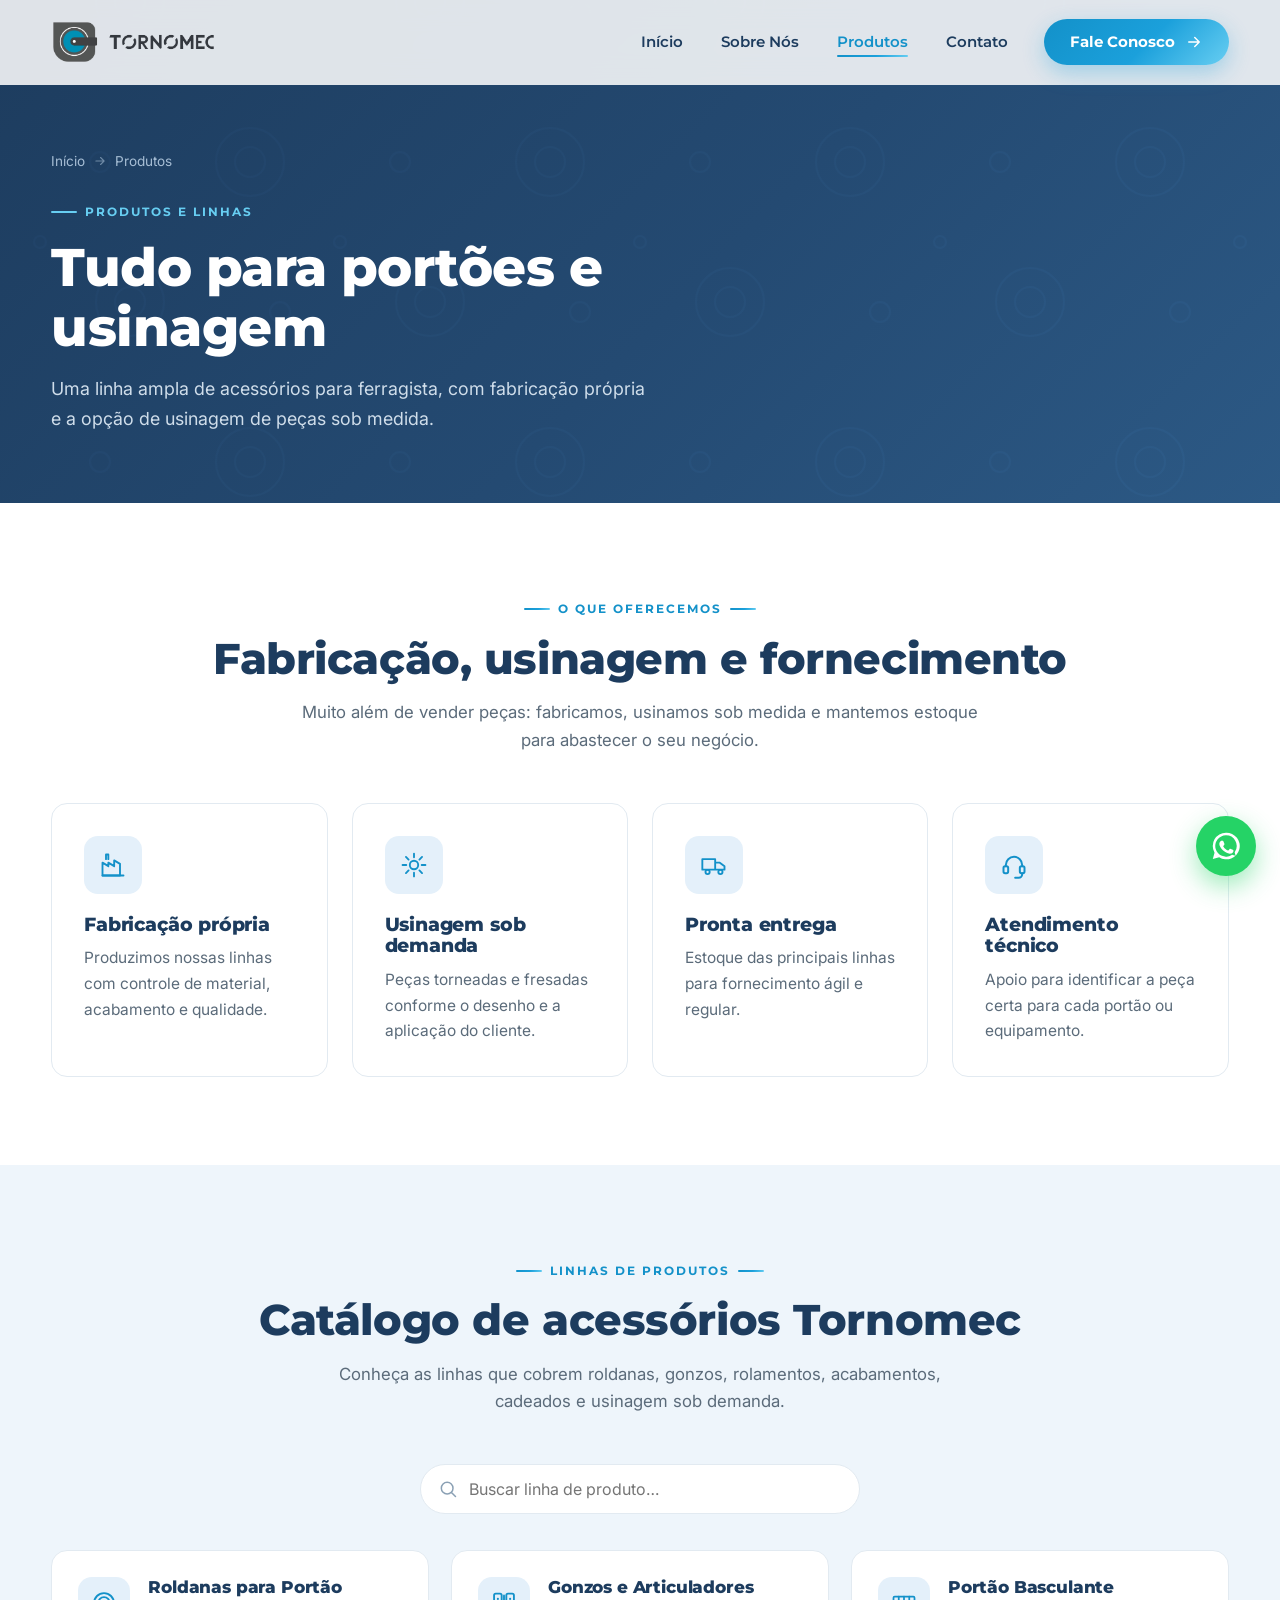
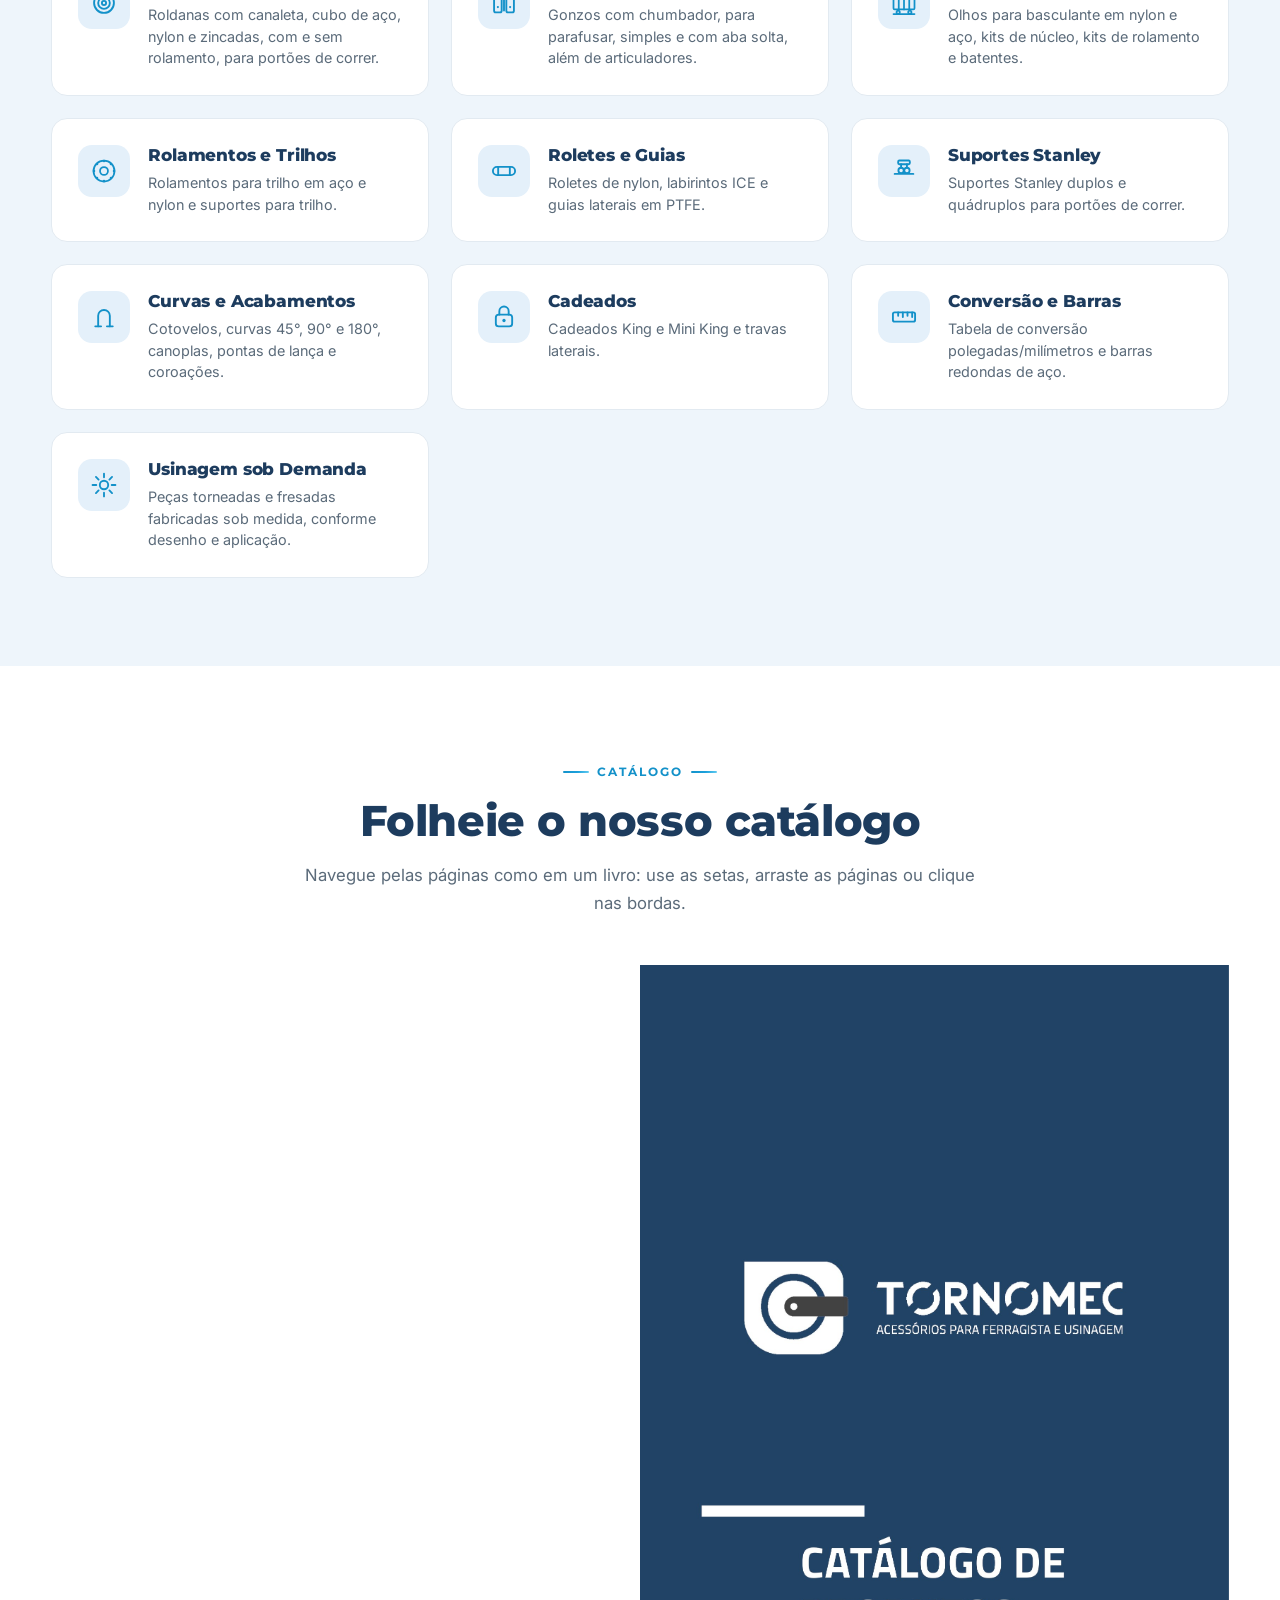
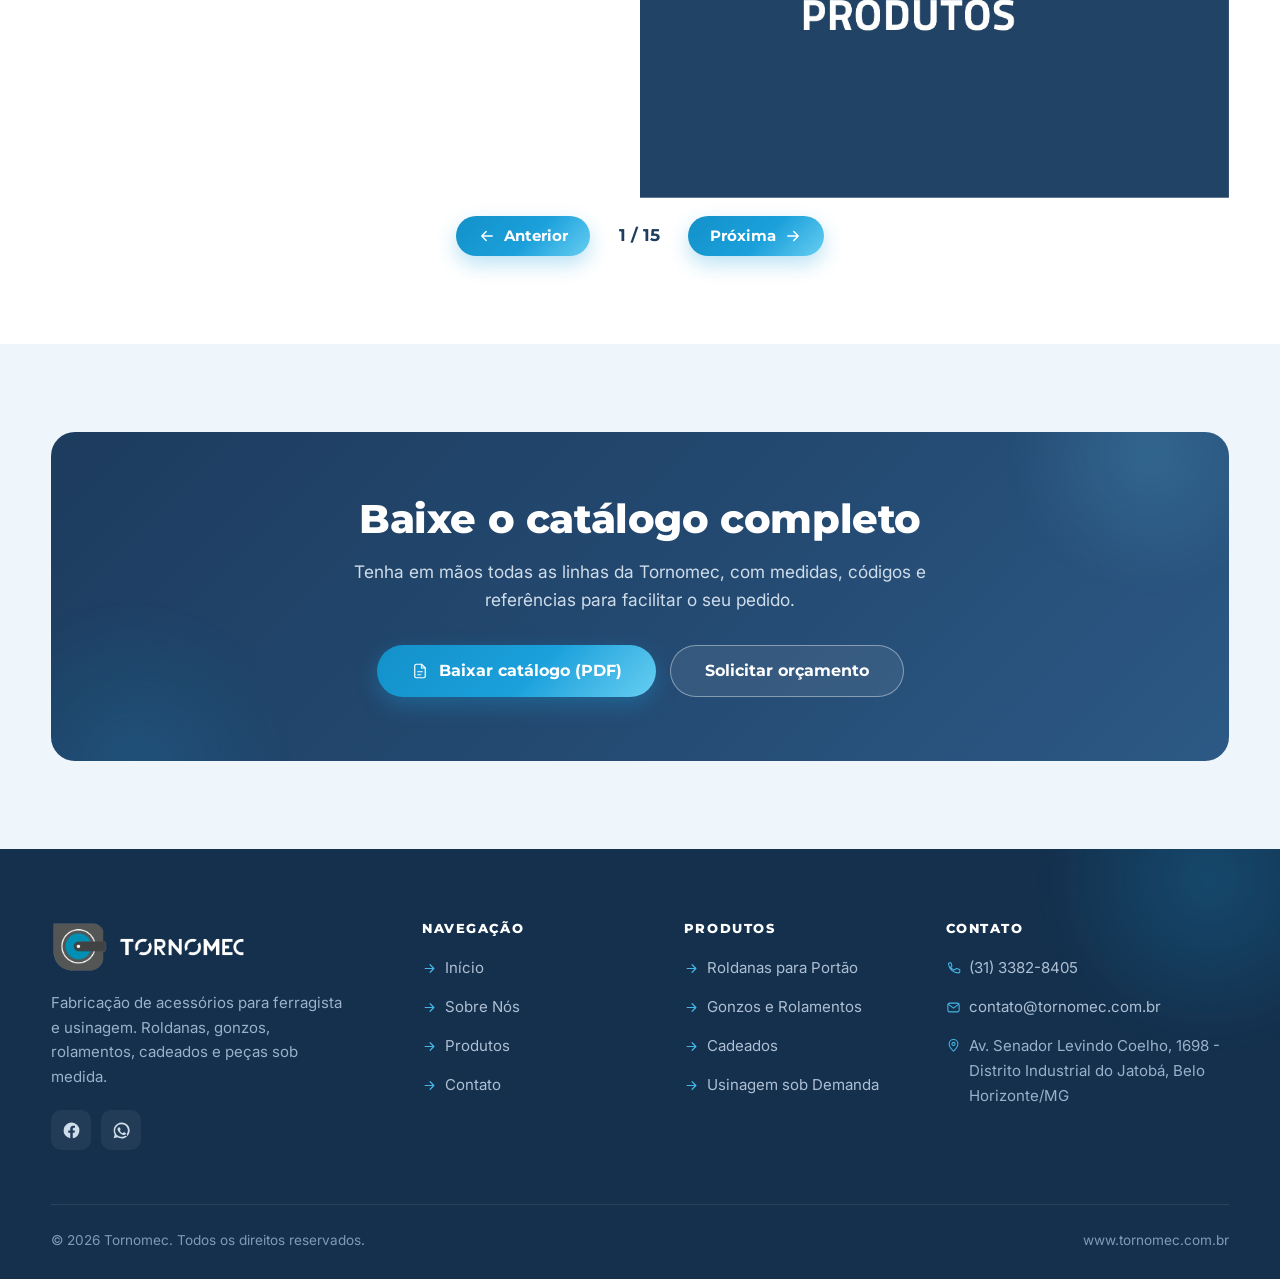
<file: produtos.html>
<!DOCTYPE html>
<html lang="pt-BR">
<head>
<meta charset="UTF-8">
<meta name="viewport" content="width=device-width, initial-scale=1.0">
<title>Produtos | Tornomec - Roldanas, Gonzos, Rolamentos e Usinagem</title>
<meta name="description" content="Catálogo Tornomec: roldanas para portão, gonzos, rolamentos, roletes, cadeados, curvas e acabamentos, além de usinagem de peças sob demanda.">
<meta name="theme-color" content="#1d3c5e">
<link rel="icon" type="image/png" href="assets/img/favicon.png">
<link rel="preconnect" href="https://fonts.googleapis.com">
<link rel="preconnect" href="https://fonts.gstatic.com" crossorigin>
<link href="https://fonts.googleapis.com/css2?family=Montserrat:wght@600;700;800&family=Inter:wght@400;500;600&display=swap" rel="stylesheet">
<link rel="stylesheet" href="assets/css/style.css">
</head>
<body>

<!-- ===== ICON SPRITE ===== -->
<svg style="display:none" aria-hidden="true" xmlns="http://www.w3.org/2000/svg"><defs></defs>
<!-- features / generic -->
<symbol id="i-shield" viewBox="0 0 24 24" fill="none" stroke="currentColor" stroke-width="1.7" stroke-linecap="round" stroke-linejoin="round"><path d="M12 3l7 3v5c0 4.3-3 7.6-7 9-4-1.4-7-4.7-7-9V6l7-3z"/><path d="M9 12l2 2 4-4"/></symbol>
<symbol id="i-globe" viewBox="0 0 24 24" fill="none" stroke="currentColor" stroke-width="1.7" stroke-linecap="round" stroke-linejoin="round"><circle cx="12" cy="12" r="9"/><path d="M3 12h18"/><path d="M12 3c2.5 2.4 3.8 5.6 3.8 9S14.5 18.6 12 21c-2.5-2.4-3.8-5.6-3.8-9S9.5 5.4 12 3z"/></symbol>
<symbol id="i-bolt" viewBox="0 0 24 24" fill="currentColor"><path d="M13.5 2L4 13.2c-.4.5-.1 1.3.6 1.3H10l-1.4 7.1c-.2.8.9 1.3 1.4.6L20 10.9c.4-.5.1-1.3-.6-1.3H14l1.1-6.9c.1-.8-1-1.3-1.6-.7z"/></symbol>
<symbol id="i-headset" viewBox="0 0 24 24" fill="none" stroke="currentColor" stroke-width="1.7" stroke-linecap="round" stroke-linejoin="round"><path d="M5 13v-1a7 7 0 0 1 14 0v1"/><rect x="3" y="13" width="4" height="6" rx="1.4"/><rect x="17" y="13" width="4" height="6" rx="1.4"/><path d="M19 19v1a3 3 0 0 1-3 3h-3"/></symbol>
<symbol id="i-gem" viewBox="0 0 24 24" fill="none" stroke="currentColor" stroke-width="1.6" stroke-linecap="round" stroke-linejoin="round"><path d="M6 3h12l3 5.5L12 21 3 8.5z"/><path d="M3 8.5h18M9 3l-2 5.5L12 21l5-12.5L15 3"/></symbol>
<symbol id="i-spark" viewBox="0 0 24 24" fill="currentColor"><path d="M12 2l1.9 6.1L20 10l-6.1 1.9L12 18l-1.9-6.1L4 10l6.1-1.9z"/><path d="M19 14l.8 2.4 2.2.6-2.2.9-.8 2.1-.9-2.1-2.1-.9 2.1-.6z" opacity=".6"/></symbol>
<symbol id="i-target" viewBox="0 0 24 24" fill="none" stroke="currentColor" stroke-width="1.7" stroke-linecap="round" stroke-linejoin="round"><circle cx="12" cy="12" r="8.5"/><circle cx="12" cy="12" r="4.8"/><circle cx="12" cy="12" r="1.4" fill="currentColor" stroke="none"/></symbol>
<symbol id="i-eye" viewBox="0 0 24 24" fill="none" stroke="currentColor" stroke-width="1.7" stroke-linecap="round" stroke-linejoin="round"><path d="M2.5 12S6 5.5 12 5.5 21.5 12 21.5 12 18 18.5 12 18.5 2.5 12 2.5 12z"/><circle cx="12" cy="12" r="3"/></symbol>
<symbol id="i-compass" viewBox="0 0 24 24" fill="none" stroke="currentColor" stroke-width="1.7" stroke-linecap="round" stroke-linejoin="round"><circle cx="12" cy="12" r="9"/><path d="M15.5 8.5l-2 5-5 2 2-5z"/></symbol>
<symbol id="i-factory" viewBox="0 0 24 24" fill="none" stroke="currentColor" stroke-width="1.6" stroke-linecap="round" stroke-linejoin="round"><path d="M3 21V10l5 3V10l5 3V8l5 3v10z"/><path d="M3 21h18M6 7V3h2v4"/></symbol>
<symbol id="i-truck" viewBox="0 0 24 24" fill="none" stroke="currentColor" stroke-width="1.6" stroke-linecap="round" stroke-linejoin="round"><path d="M2 7h11v9H2zM13 10h4l4 3v3h-8z"/><circle cx="6.5" cy="18" r="1.8"/><circle cx="17.5" cy="18" r="1.8"/></symbol>
<symbol id="i-box" viewBox="0 0 24 24" fill="none" stroke="currentColor" stroke-width="1.6" stroke-linecap="round" stroke-linejoin="round"><path d="M21 8l-9-5-9 5 9 5 9-5z"/><path d="M3 8v8l9 5 9-5V8M12 13v8"/></symbol>
<symbol id="i-clock" viewBox="0 0 24 24" fill="none" stroke="currentColor" stroke-width="1.7" stroke-linecap="round" stroke-linejoin="round"><circle cx="12" cy="12" r="9"/><path d="M12 7v5l3.5 2"/></symbol>
<symbol id="i-grid" viewBox="0 0 24 24" fill="none" stroke="currentColor" stroke-width="1.6" stroke-linecap="round" stroke-linejoin="round"><rect x="3" y="3" width="7" height="7" rx="1.5"/><rect x="14" y="3" width="7" height="7" rx="1.5"/><rect x="3" y="14" width="7" height="7" rx="1.5"/><rect x="14" y="14" width="7" height="7" rx="1.5"/></symbol>
<!-- hardware category icons -->
<symbol id="i-wheel" viewBox="0 0 24 24" fill="none" stroke="currentColor" stroke-width="1.6" stroke-linecap="round" stroke-linejoin="round"><circle cx="12" cy="12" r="8.5"/><circle cx="12" cy="12" r="5"/><circle cx="12" cy="12" r="1.8"/></symbol>
<symbol id="i-bearing" viewBox="0 0 24 24" fill="none" stroke="currentColor" stroke-width="1.5" stroke-linecap="round" stroke-linejoin="round"><circle cx="12" cy="12" r="9"/><circle cx="12" cy="12" r="3.4"/><circle cx="12" cy="3.4" r="1.1" fill="currentColor" stroke="none"/><circle cx="12" cy="20.6" r="1.1" fill="currentColor" stroke="none"/><circle cx="3.4" cy="12" r="1.1" fill="currentColor" stroke="none"/><circle cx="20.6" cy="12" r="1.1" fill="currentColor" stroke="none"/><circle cx="6" cy="6" r="1.1" fill="currentColor" stroke="none"/><circle cx="18" cy="6" r="1.1" fill="currentColor" stroke="none"/><circle cx="6" cy="18" r="1.1" fill="currentColor" stroke="none"/><circle cx="18" cy="18" r="1.1" fill="currentColor" stroke="none"/></symbol>
<symbol id="i-hinge" viewBox="0 0 24 24" fill="none" stroke="currentColor" stroke-width="1.6" stroke-linecap="round" stroke-linejoin="round"><rect x="3.5" y="4" width="6.5" height="16" rx="1.4"/><rect x="14" y="4" width="6.5" height="16" rx="1.4"/><path d="M12 5.5v13"/><circle cx="6.75" cy="8.5" r=".9" fill="currentColor" stroke="none"/><circle cx="6.75" cy="15.5" r=".9" fill="currentColor" stroke="none"/><circle cx="17.25" cy="8.5" r=".9" fill="currentColor" stroke="none"/><circle cx="17.25" cy="15.5" r=".9" fill="currentColor" stroke="none"/></symbol>
<symbol id="i-gate" viewBox="0 0 24 24" fill="none" stroke="currentColor" stroke-width="1.5" stroke-linecap="round" stroke-linejoin="round"><rect x="3" y="6.5" width="18" height="11" rx="1"/><path d="M7.5 6.5v11M12 6.5v11M16.5 6.5v11"/><path d="M3 21.5h18"/><circle cx="7" cy="20" r="1.4"/><circle cx="17" cy="20" r="1.4"/></symbol>
<symbol id="i-roller" viewBox="0 0 24 24" fill="none" stroke="currentColor" stroke-width="1.6" stroke-linecap="round" stroke-linejoin="round"><rect x="2.5" y="8.5" width="19" height="7" rx="3.5"/><path d="M7 8.5v7M17 8.5v7"/></symbol>
<symbol id="i-spool" viewBox="0 0 24 24" fill="none" stroke="currentColor" stroke-width="1.6" stroke-linecap="round" stroke-linejoin="round"><rect x="4" y="4" width="3" height="16" rx="1"/><rect x="17" y="4" width="3" height="16" rx="1"/><path d="M7 8.5h10M7 12h10M7 15.5h10"/></symbol>
<symbol id="i-trolley" viewBox="0 0 24 24" fill="none" stroke="currentColor" stroke-width="1.6" stroke-linecap="round" stroke-linejoin="round"><rect x="7" y="3" width="10" height="3.2" rx="1"/><path d="M9.5 6.2v3M14.5 6.2v3"/><circle cx="9.5" cy="11.5" r="2.3"/><circle cx="14.5" cy="11.5" r="2.3"/><path d="M4 14.5h16"/></symbol>
<symbol id="i-curve" viewBox="0 0 24 24" fill="none" stroke="currentColor" stroke-width="1.6" stroke-linecap="round" stroke-linejoin="round"><path d="M7 20V11a5 5 0 0 1 10 0v9"/><path d="M4.5 20h5M14.5 20h5"/></symbol>
<symbol id="i-cog" viewBox="0 0 24 24" fill="none" stroke="currentColor" stroke-width="1.6" stroke-linecap="round" stroke-linejoin="round"><circle cx="12" cy="12" r="3.6"/><path d="M12 2.2v3.2M12 18.6v3.2M2.2 12h3.2M18.6 12h3.2M5.1 5.1l2.26 2.26M16.64 16.64l2.26 2.26M18.9 5.1l-2.26 2.26M7.36 16.64L5.1 18.9"/></symbol>
<symbol id="i-bracket" viewBox="0 0 24 24" fill="none" stroke="currentColor" stroke-width="1.5" stroke-linecap="round" stroke-linejoin="round"><rect x="4" y="7" width="16" height="11" rx="2"/><circle cx="12" cy="12.5" r="3.4"/><circle cx="12" cy="12.5" r="1.1"/><path d="M8 4.5v2.5M16 4.5v2.5"/></symbol>
<symbol id="i-lock" viewBox="0 0 24 24" fill="none" stroke="currentColor" stroke-width="1.6" stroke-linecap="round" stroke-linejoin="round"><rect x="5" y="10" width="14" height="10" rx="2.5"/><path d="M8 10V7a4 4 0 0 1 8 0v3"/><circle cx="12" cy="15" r="1.4" fill="currentColor" stroke="none"/></symbol>
<symbol id="i-ruler" viewBox="0 0 24 24" fill="none" stroke="currentColor" stroke-width="1.6" stroke-linecap="round" stroke-linejoin="round"><rect x="2.5" y="8" width="19" height="8" rx="1.5"/><path d="M7 8v3M11 8v4M15 8v3M19 8v4"/></symbol>
<!-- ui -->
<symbol id="i-phone" viewBox="0 0 24 24" fill="none" stroke="currentColor" stroke-width="1.7" stroke-linecap="round" stroke-linejoin="round"><path d="M5 3h3l1.5 5-2 1.5a12 12 0 0 0 5 5L17 12l5 1.5V17a2 2 0 0 1-2 2A16 16 0 0 1 4 5a2 2 0 0 1 1-2z"/></symbol>
<symbol id="i-mail" viewBox="0 0 24 24" fill="none" stroke="currentColor" stroke-width="1.7" stroke-linecap="round" stroke-linejoin="round"><rect x="3" y="5" width="18" height="14" rx="2.5"/><path d="M4 7l8 6 8-6"/></symbol>
<symbol id="i-pin" viewBox="0 0 24 24" fill="none" stroke="currentColor" stroke-width="1.7" stroke-linecap="round" stroke-linejoin="round"><path d="M12 21s7-6.4 7-11.5A7 7 0 0 0 5 9.5C5 14.6 12 21 12 21z"/><circle cx="12" cy="9.5" r="2.5"/></symbol>
<symbol id="i-wa" viewBox="0 0 24 24" fill="currentColor"><path d="M12 2a10 10 0 0 0-8.6 15l-1.3 4.7 4.8-1.3A10 10 0 1 0 12 2zm0 2a8 8 0 0 1 6.8 12.2l-.3.5.7 2.6-2.7-.7-.5.3A8 8 0 1 1 12 4zm-3.4 4c-.2 0-.5.1-.7.4-.3.3-.9.9-.9 2.1s.9 2.4 1 2.6c.1.2 1.8 2.9 4.5 3.9 2.2.9 2.7.7 3.2.7.5 0 1.5-.6 1.7-1.2.2-.6.2-1.1.2-1.2-.1-.1-.3-.2-.6-.4-.3-.2-1.5-.8-1.7-.8-.2-.1-.4-.1-.6.1-.2.3-.6.8-.8 1-.1.1-.3.2-.5.1-.3-.1-1.1-.4-2-1.2-.7-.6-1.2-1.4-1.4-1.7-.1-.3 0-.4.1-.5l.4-.5c.1-.2.2-.3.3-.5.1-.2 0-.4 0-.5l-.8-1.9c-.2-.5-.4-.4-.6-.4z"/></symbol>
<symbol id="i-fb" viewBox="0 0 24 24" fill="currentColor"><path d="M22 12a10 10 0 1 0-11.6 9.9v-7H7.9V12h2.5V9.8c0-2.5 1.5-3.9 3.8-3.9 1.1 0 2.2.2 2.2.2v2.5h-1.2c-1.2 0-1.6.8-1.6 1.6V12h2.7l-.4 2.9h-2.3v7A10 10 0 0 0 22 12z"/></symbol>
<symbol id="i-check" viewBox="0 0 24 24" fill="none" stroke="currentColor" stroke-width="2" stroke-linecap="round" stroke-linejoin="round"><path d="M5 12.5l4.5 4.5L19 7"/></symbol>
<symbol id="i-check-c" viewBox="0 0 24 24" fill="none" stroke="currentColor" stroke-width="1.8" stroke-linecap="round" stroke-linejoin="round"><circle cx="12" cy="12" r="9"/><path d="M8 12.3l2.6 2.6L16 9.5"/></symbol>
<symbol id="i-arrow" viewBox="0 0 24 24" fill="none" stroke="currentColor" stroke-width="1.9" stroke-linecap="round" stroke-linejoin="round"><path d="M5 12h14M13 6l6 6-6 6"/></symbol>
<symbol id="i-up" viewBox="0 0 24 24" fill="none" stroke="currentColor" stroke-width="1.9" stroke-linecap="round" stroke-linejoin="round"><path d="M12 19V5M6 11l6-6 6 6"/></symbol>
<symbol id="i-down" viewBox="0 0 24 24" fill="none" stroke="currentColor" stroke-width="1.8" stroke-linecap="round" stroke-linejoin="round"><path d="M6 9l6 6 6-6"/></symbol>
<symbol id="i-doc" viewBox="0 0 24 24" fill="none" stroke="currentColor" stroke-width="1.6" stroke-linecap="round" stroke-linejoin="round"><path d="M14 3H7a2 2 0 0 0-2 2v14a2 2 0 0 0 2 2h10a2 2 0 0 0 2-2V8z"/><path d="M14 3v5h5M9 13h6M9 17h4"/></symbol>
<symbol id="i-info" viewBox="0 0 24 24" fill="none" stroke="currentColor" stroke-width="1.7" stroke-linecap="round" stroke-linejoin="round"><circle cx="12" cy="12" r="9"/><path d="M12 11v5M12 7.5v.5"/></symbol>
<symbol id="i-search" viewBox="0 0 24 24" fill="none" stroke="currentColor" stroke-width="1.8" stroke-linecap="round" stroke-linejoin="round"><circle cx="11" cy="11" r="7"/><path d="M16.5 16.5L21 21"/></symbol>
</svg>
<!-- ===== HEADER ===== -->
<header class="header">
  <div class="container">
    <nav class="nav">
      <a href="index.html" class="brand" aria-label="Tornomec - início">
        <img src="assets/img/logo.png" alt="Tornomec - Acessórios para Ferragista e Usinagem">
      </a>
      <ul class="nav-menu">
        <li><a href="index.html" class="nav-link">Início</a></li>
        <li><a href="sobre.html" class="nav-link">Sobre Nós</a></li>
        <li><a href="produtos.html" class="nav-link active">Produtos</a></li>
        <li><a href="contato.html" class="nav-link">Contato</a></li>
        <li class="nav-cta"><a href="contato.html" class="btn btn--primary">Fale Conosco <svg width="18" height="18"><use href="#i-arrow"/></svg></a></li>
      </ul>
      <button class="nav-toggle" aria-label="Abrir menu" aria-expanded="false"><span></span><span></span><span></span></button>
    </nav>
  </div>
</header>
<div class="nav-backdrop"></div>

<!-- ===== PAGE HERO ===== -->
<section class="page-hero">
  <div class="container">
    <div class="page-hero__inner">
      <nav class="breadcrumb"><a href="index.html">Início</a> <svg><use href="#i-arrow"/></svg> <span>Produtos</span></nav>
      <span class="eyebrow">Produtos e Linhas</span>
      <h1>Tudo para portões e usinagem</h1>
      <p>Uma linha ampla de acessórios para ferragista, com fabricação própria e a opção de usinagem de peças sob medida.</p>
    </div>
  </div>
</section>

<!-- SERVIÇOS -->
<section class="section">
  <div class="container">
    <div class="section-head center">
      <span class="eyebrow eyebrow--center">O que oferecemos</span>
      <h2 class="section-title">Fabricação, usinagem e fornecimento</h2>
      <p class="section-intro">Muito além de vender peças: fabricamos, usinamos sob medida e mantemos estoque para abastecer o seu negócio.</p>
    </div>
    <div class="svc">
      <article class="card reveal"><div class="icon-box"><svg><use href="#i-factory"/></svg></div><h3>Fabricação própria</h3><p>Produzimos nossas linhas com controle de material, acabamento e qualidade.</p></article>
      <article class="card reveal" data-delay="1"><div class="icon-box"><svg><use href="#i-cog"/></svg></div><h3>Usinagem sob demanda</h3><p>Peças torneadas e fresadas conforme o desenho e a aplicação do cliente.</p></article>
      <article class="card reveal" data-delay="2"><div class="icon-box"><svg><use href="#i-truck"/></svg></div><h3>Pronta entrega</h3><p>Estoque das principais linhas para fornecimento ágil e regular.</p></article>
      <article class="card reveal" data-delay="3"><div class="icon-box"><svg><use href="#i-headset"/></svg></div><h3>Atendimento técnico</h3><p>Apoio para identificar a peça certa para cada portão ou equipamento.</p></article>
    </div>
  </div>
</section>

<!-- CATEGORIAS -->
<section class="section bg-alt">
  <div class="container">
    <div class="section-head center">
      <span class="eyebrow eyebrow--center">Linhas de produtos</span>
      <h2 class="section-title">Catálogo de acessórios Tornomec</h2>
      <p class="section-intro">Conheça as linhas que cobrem roldanas, gonzos, rolamentos, acabamentos, cadeados e usinagem sob demanda.</p>
    </div>
    <div class="cat-toolbar">
      <div class="cat-search">
        <svg><use href="#i-search"/></svg>
        <input type="text" id="catSearch" placeholder="Buscar linha de produto…" aria-label="Buscar linha de produto">
      </div>
    </div>
    <div class="cat-grid">
      <article class="cat-card reveal" data-name="Roldanas para Portão"><div class="icon-box"><svg><use href="#i-wheel"/></svg></div><div><h3>Roldanas para Portão</h3><p>Roldanas com canaleta, cubo de aço, nylon e zincadas, com e sem rolamento, para portões de correr.</p></div></article>
      <article class="cat-card reveal" data-name="Gonzos e Articuladores"><div class="icon-box"><svg><use href="#i-hinge"/></svg></div><div><h3>Gonzos e Articuladores</h3><p>Gonzos com chumbador, para parafusar, simples e com aba solta, além de articuladores.</p></div></article>
      <article class="cat-card reveal" data-name="Portão Basculante"><div class="icon-box"><svg><use href="#i-gate"/></svg></div><div><h3>Portão Basculante</h3><p>Olhos para basculante em nylon e aço, kits de núcleo, kits de rolamento e batentes.</p></div></article>
      <article class="cat-card reveal" data-name="Rolamentos e Trilhos"><div class="icon-box"><svg><use href="#i-bearing"/></svg></div><div><h3>Rolamentos e Trilhos</h3><p>Rolamentos para trilho em aço e nylon e suportes para trilho.</p></div></article>
      <article class="cat-card reveal" data-name="Roletes e Guias"><div class="icon-box"><svg><use href="#i-roller"/></svg></div><div><h3>Roletes e Guias</h3><p>Roletes de nylon, labirintos ICE e guias laterais em PTFE.</p></div></article>
      <article class="cat-card reveal" data-name="Suportes Stanley"><div class="icon-box"><svg><use href="#i-trolley"/></svg></div><div><h3>Suportes Stanley</h3><p>Suportes Stanley duplos e quádruplos para portões de correr.</p></div></article>
      <article class="cat-card reveal" data-name="Curvas e Acabamentos"><div class="icon-box"><svg><use href="#i-curve"/></svg></div><div><h3>Curvas e Acabamentos</h3><p>Cotovelos, curvas 45°, 90° e 180°, canoplas, pontas de lança e coroações.</p></div></article>
      <article class="cat-card reveal" data-name="Cadeados"><div class="icon-box"><svg><use href="#i-lock"/></svg></div><div><h3>Cadeados</h3><p>Cadeados King e Mini King e travas laterais.</p></div></article>
      <article class="cat-card reveal" data-name="Conversão e Barras"><div class="icon-box"><svg><use href="#i-ruler"/></svg></div><div><h3>Conversão e Barras</h3><p>Tabela de conversão polegadas/milímetros e barras redondas de aço.</p></div></article>
      <article class="cat-card reveal" data-name="Usinagem sob Demanda"><div class="icon-box"><svg><use href="#i-cog"/></svg></div><div><h3>Usinagem sob Demanda</h3><p>Peças torneadas e fresadas fabricadas sob medida, conforme desenho e aplicação.</p></div></article>
    </div>
    <p class="cat-empty">Nenhuma linha encontrada. Tente outro termo.</p>
  </div>
</section>

<!-- CATÁLOGO (FLIPBOOK) -->
<section class="section">
  <div class="container">
    <div class="section-head center">
      <span class="eyebrow eyebrow--center">Catálogo</span>
      <h2 class="section-title">Folheie o nosso catálogo</h2>
      <p class="section-intro">Navegue pelas páginas como em um livro: use as setas, arraste as páginas ou clique nas bordas.</p>
    </div>
    <div class="flipbook-wrap">
      <div class="flipbook-stage">
        <div id="flipbook" class="flipbook">
        <div class="page" data-density="hard"><img src="assets/img/catalogo/p01.jpg" loading="eager" alt="Catálogo Tornomec - página 1"></div>
        <div class="page"><img src="assets/img/catalogo/p02.jpg" loading="eager" alt="Catálogo Tornomec - página 2"></div>
        <div class="page"><img src="assets/img/catalogo/p03.jpg" loading="eager" alt="Catálogo Tornomec - página 3"></div>
        <div class="page"><img src="assets/img/catalogo/p04.jpg" loading="eager" alt="Catálogo Tornomec - página 4"></div>
        <div class="page"><img src="assets/img/catalogo/p05.jpg" loading="lazy" alt="Catálogo Tornomec - página 5"></div>
        <div class="page"><img src="assets/img/catalogo/p06.jpg" loading="lazy" alt="Catálogo Tornomec - página 6"></div>
        <div class="page"><img src="assets/img/catalogo/p07.jpg" loading="lazy" alt="Catálogo Tornomec - página 7"></div>
        <div class="page"><img src="assets/img/catalogo/p08.jpg" loading="lazy" alt="Catálogo Tornomec - página 8"></div>
        <div class="page"><img src="assets/img/catalogo/p09.jpg" loading="lazy" alt="Catálogo Tornomec - página 9"></div>
        <div class="page"><img src="assets/img/catalogo/p10.jpg" loading="lazy" alt="Catálogo Tornomec - página 10"></div>
        <div class="page"><img src="assets/img/catalogo/p11.jpg" loading="lazy" alt="Catálogo Tornomec - página 11"></div>
        <div class="page"><img src="assets/img/catalogo/p12.jpg" loading="lazy" alt="Catálogo Tornomec - página 12"></div>
        <div class="page"><img src="assets/img/catalogo/p13.jpg" loading="lazy" alt="Catálogo Tornomec - página 13"></div>
        <div class="page"><img src="assets/img/catalogo/p14.jpg" loading="lazy" alt="Catálogo Tornomec - página 14"></div>
        <div class="page" data-density="hard"><img src="assets/img/catalogo/p15.jpg" loading="lazy" alt="Catálogo Tornomec - página 15"></div>
        </div>
        <div class="flip-loading" id="flipLoading">Carregando catálogo…</div>
      </div>
      <div class="flip-controls">
        <button id="flipPrev" type="button" aria-label="Página anterior"><svg width="18" height="18" style="transform:rotate(180deg)"><use href="#i-arrow"/></svg> Anterior</button>
        <span class="flip-count" id="flipCount">1 / 15</span>
        <button id="flipNext" type="button" aria-label="Próxima página">Próxima <svg width="18" height="18"><use href="#i-arrow"/></svg></button>
      </div>
    </div>
  </div>
</section>

<!-- CATALOGO CTA -->
<section class="section bg-alt">
  <div class="container">
    <div class="cta-band reveal">
      <h2>Baixe o catálogo completo</h2>
      <p>Tenha em mãos todas as linhas da Tornomec, com medidas, códigos e referências para facilitar o seu pedido.</p>
      <div class="hero__actions">
        <a href="assets/docs/catalogo-tornomec.pdf" target="_blank" rel="noopener" class="btn btn--primary btn--lg"><svg><use href="#i-doc"/></svg> Baixar catálogo (PDF)</a>
        <a href="contato.html" class="btn btn--ghost btn--lg">Solicitar orçamento</a>
      </div>
    </div>
  </div>
</section>


<!-- CATÁLOGO - VISUALIZADOR (page-flip, HTML mode) -->
<script src="assets/js/page-flip.browser.js"></script>
<script>
(function(){
  function start(){
    var el = document.getElementById('flipbook');
    if(!el){ return; }
    var loader = document.getElementById('flipLoading');
    var counter = document.getElementById('flipCount');
    var pages = el.querySelectorAll('.page');
    var total = pages.length;
    function upd(i){ if(counter){ counter.textContent = (Math.max(0, i) + 1) + ' / ' + total; } }
    function reveal(){ if(loader){ loader.style.display = 'none'; } el.classList.add('ready'); }
    function fallback(){ reveal(); el.classList.add('flip-fallback'); }
    if(typeof St === 'undefined' || !St.PageFlip){ fallback(); return; }
    try{
      var pf = new St.PageFlip(el, {
        width: 500, height: 707, size: 'stretch',
        minWidth: 315, maxWidth: 650, minHeight: 445, maxHeight: 920,
        maxShadowOpacity: 0.5, showCover: true, usePortrait: true,
        mobileScrollSupport: false, drawShadow: true, flippingTime: 650,
        startZIndex: 5
      });
      pf.loadFromHTML(pages);
      pf.on('init', function(){ reveal(); });
      pf.on('flip', function(e){ upd(e.data); });
      var bp = document.getElementById('flipPrev'), bn = document.getElementById('flipNext');
      if(bp){ bp.addEventListener('click', function(){ pf.flipPrev(); }); }
      if(bn){ bn.addEventListener('click', function(){ pf.flipNext(); }); }
      document.addEventListener('keydown', function(e){
        if(e.key === 'ArrowLeft'){ pf.flipPrev(); }
        else if(e.key === 'ArrowRight'){ pf.flipNext(); }
      });
      window.__flip = pf;
    }catch(err){ if(window.console){ console.error('flipbook init failed', err); } fallback(); }
  }
  if(document.readyState === 'loading'){ document.addEventListener('DOMContentLoaded', start); }
  else { start(); }
})();
</script>

<!-- ===== FOOTER ===== -->
<footer class="footer">
  <div class="container">
    <div class="footer__grid">
      <div class="footer__brand">
        <img src="assets/img/logo-white.png" alt="Tornomec">
        <p>Fabricação de acessórios para ferragista e usinagem. Roldanas, gonzos, rolamentos, cadeados e peças sob medida.</p>
        <div class="social">
          <a href="https://www.facebook.com/tornomec" target="_blank" rel="noopener" aria-label="Facebook"><svg><use href="#i-fb"/></svg></a>
          <a href="https://wa.me/553133828405" target="_blank" rel="noopener" aria-label="WhatsApp"><svg><use href="#i-wa"/></svg></a>
        </div>
      </div>
      <div class="footer__col">
        <h4>Navegação</h4>
        <ul>
          <li><a href="index.html"><svg><use href="#i-arrow"/></svg> Início</a></li>
          <li><a href="sobre.html"><svg><use href="#i-arrow"/></svg> Sobre Nós</a></li>
          <li><a href="produtos.html"><svg><use href="#i-arrow"/></svg> Produtos</a></li>
          <li><a href="contato.html"><svg><use href="#i-arrow"/></svg> Contato</a></li>
        </ul>
      </div>
      <div class="footer__col">
        <h4>Produtos</h4>
        <ul>
          <li><a href="produtos.html"><svg><use href="#i-arrow"/></svg> Roldanas para Portão</a></li>
          <li><a href="produtos.html"><svg><use href="#i-arrow"/></svg> Gonzos e Rolamentos</a></li>
          <li><a href="produtos.html"><svg><use href="#i-arrow"/></svg> Cadeados</a></li>
          <li><a href="produtos.html"><svg><use href="#i-arrow"/></svg> Usinagem sob Demanda</a></li>
        </ul>
      </div>
      <div class="footer__col">
        <h4>Contato</h4>
        <ul>
          <li><a href="tel:+553133828405"><svg><use href="#i-phone"/></svg> (31) 3382-8405</a></li>
          <li><a href="mailto:contato@tornomec.com.br"><svg><use href="#i-mail"/></svg> contato@tornomec.com.br</a></li>
          <li class="static"><svg><use href="#i-pin"/></svg> Av. Senador Levindo Coelho, 1698 - Distrito Industrial do Jatobá, Belo Horizonte/MG</li>
        </ul>
      </div>
    </div>
    <div class="footer__bottom">
      <span>© <span id="year">2026</span> Tornomec. Todos os direitos reservados.</span>
      <span>www.tornomec.com.br</span>
    </div>
  </div>
</footer>

<a href="https://wa.me/553133828405" target="_blank" rel="noopener" class="wa-float" aria-label="Fale conosco no WhatsApp"><svg><use href="#i-wa"/></svg></a>
<button class="to-top" aria-label="Voltar ao topo"><svg><use href="#i-up"/></svg></button>

<script src="assets/js/main.js"></script>
<script>document.querySelector('.to-top').addEventListener('click',()=>window.scrollTo({top:0,behavior:'smooth'}));</script>
</body>
</html>
</file>
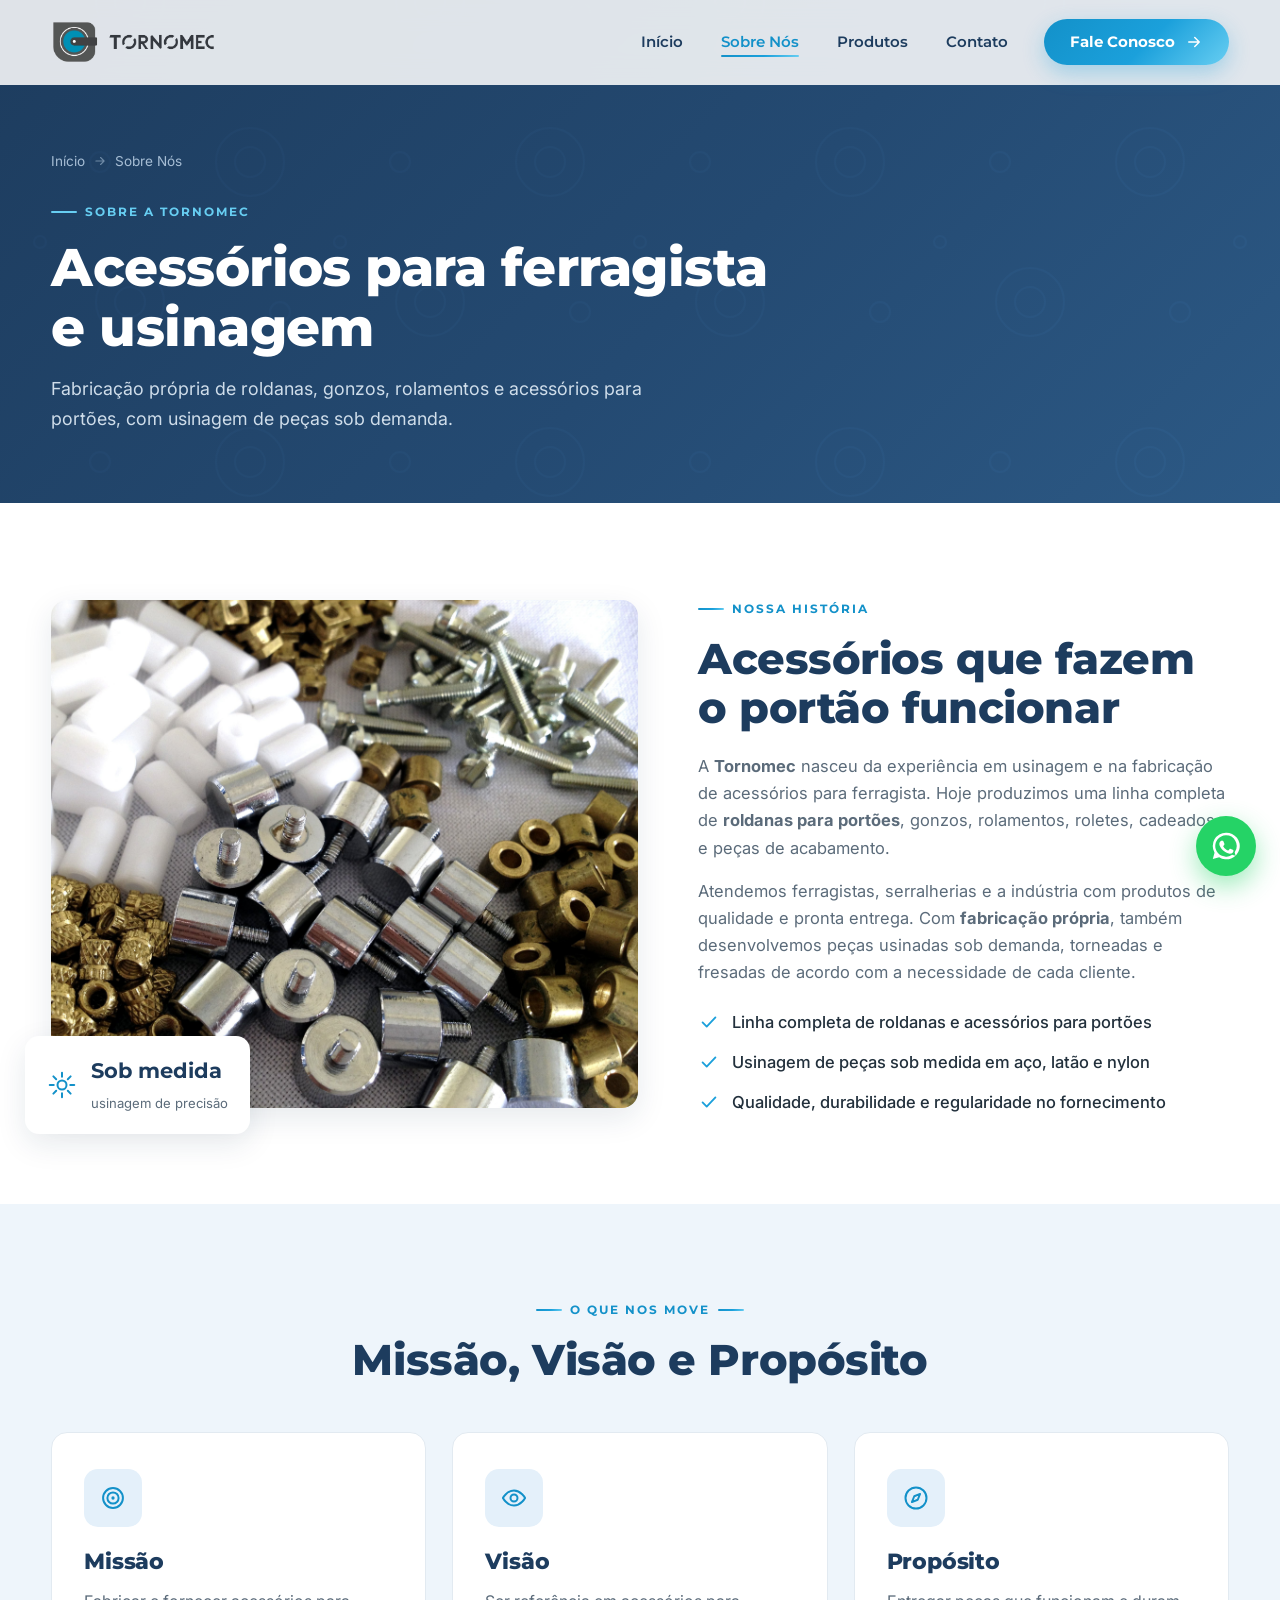
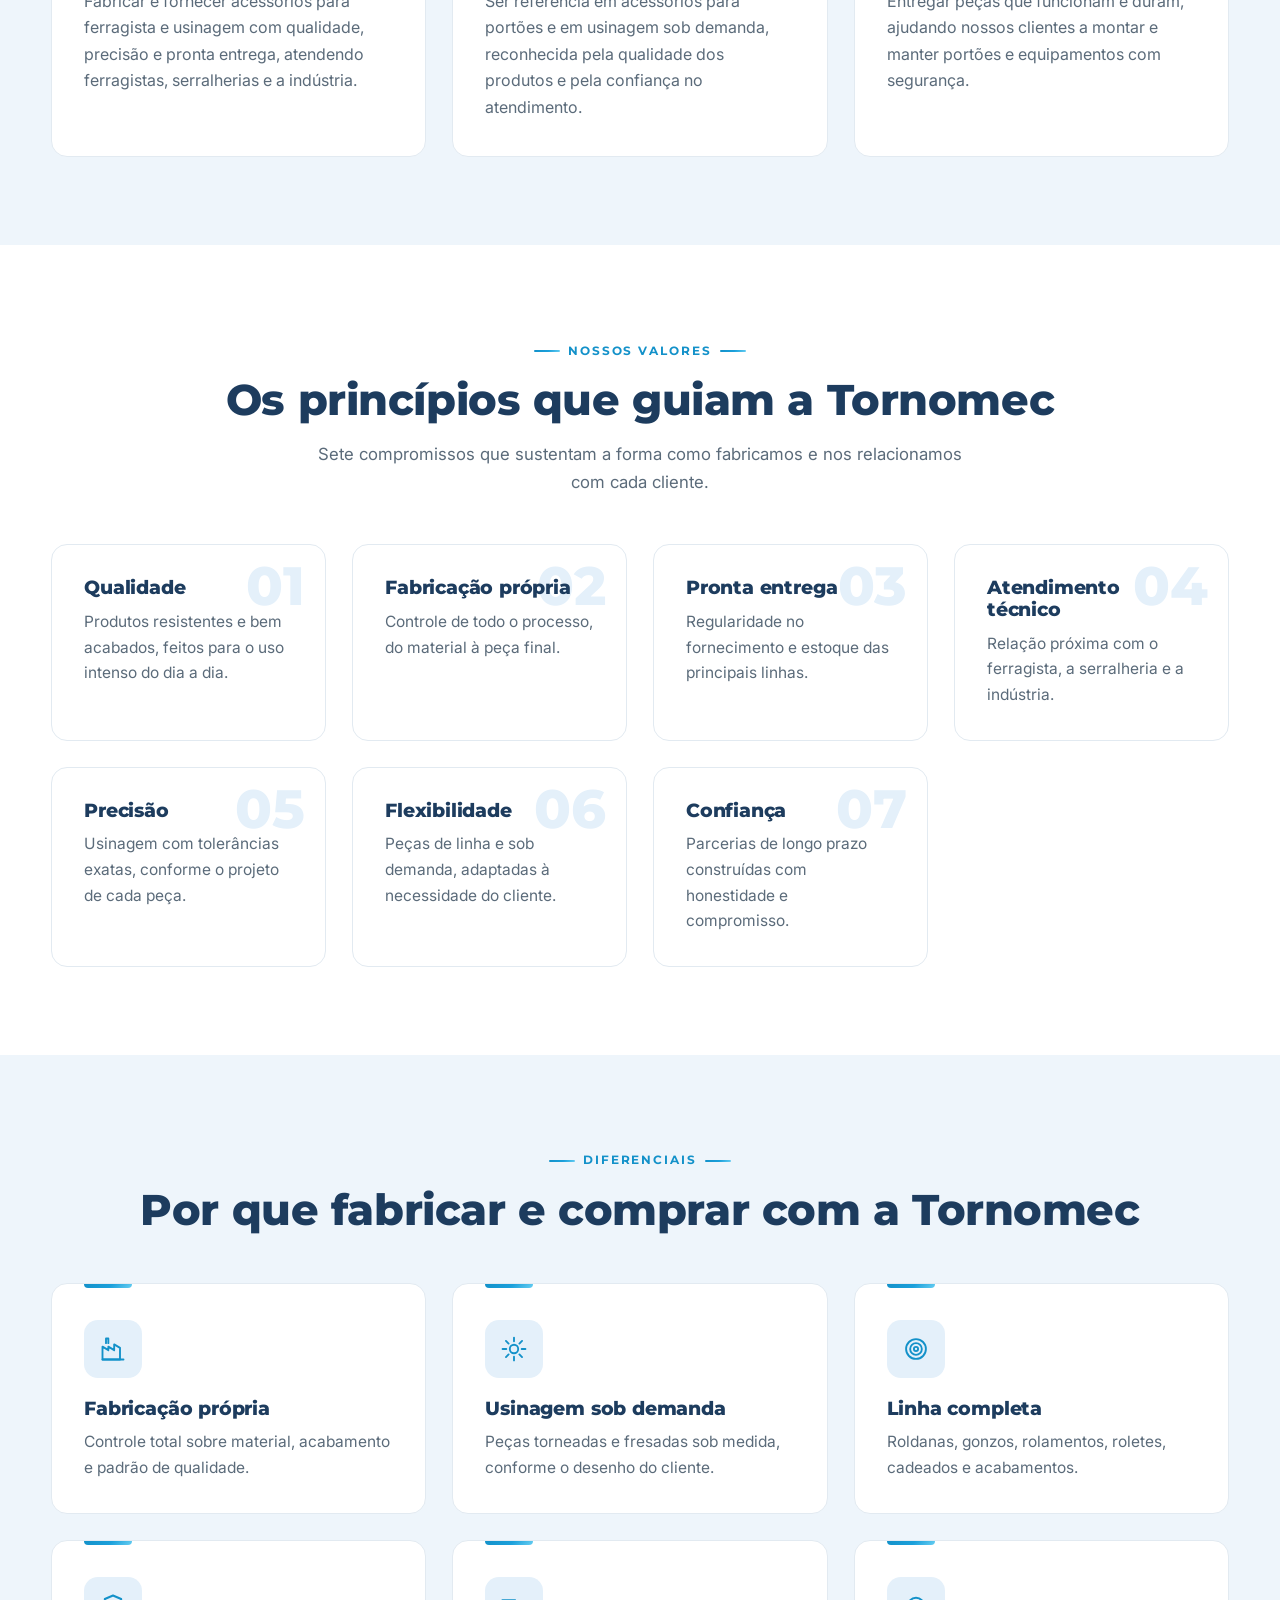
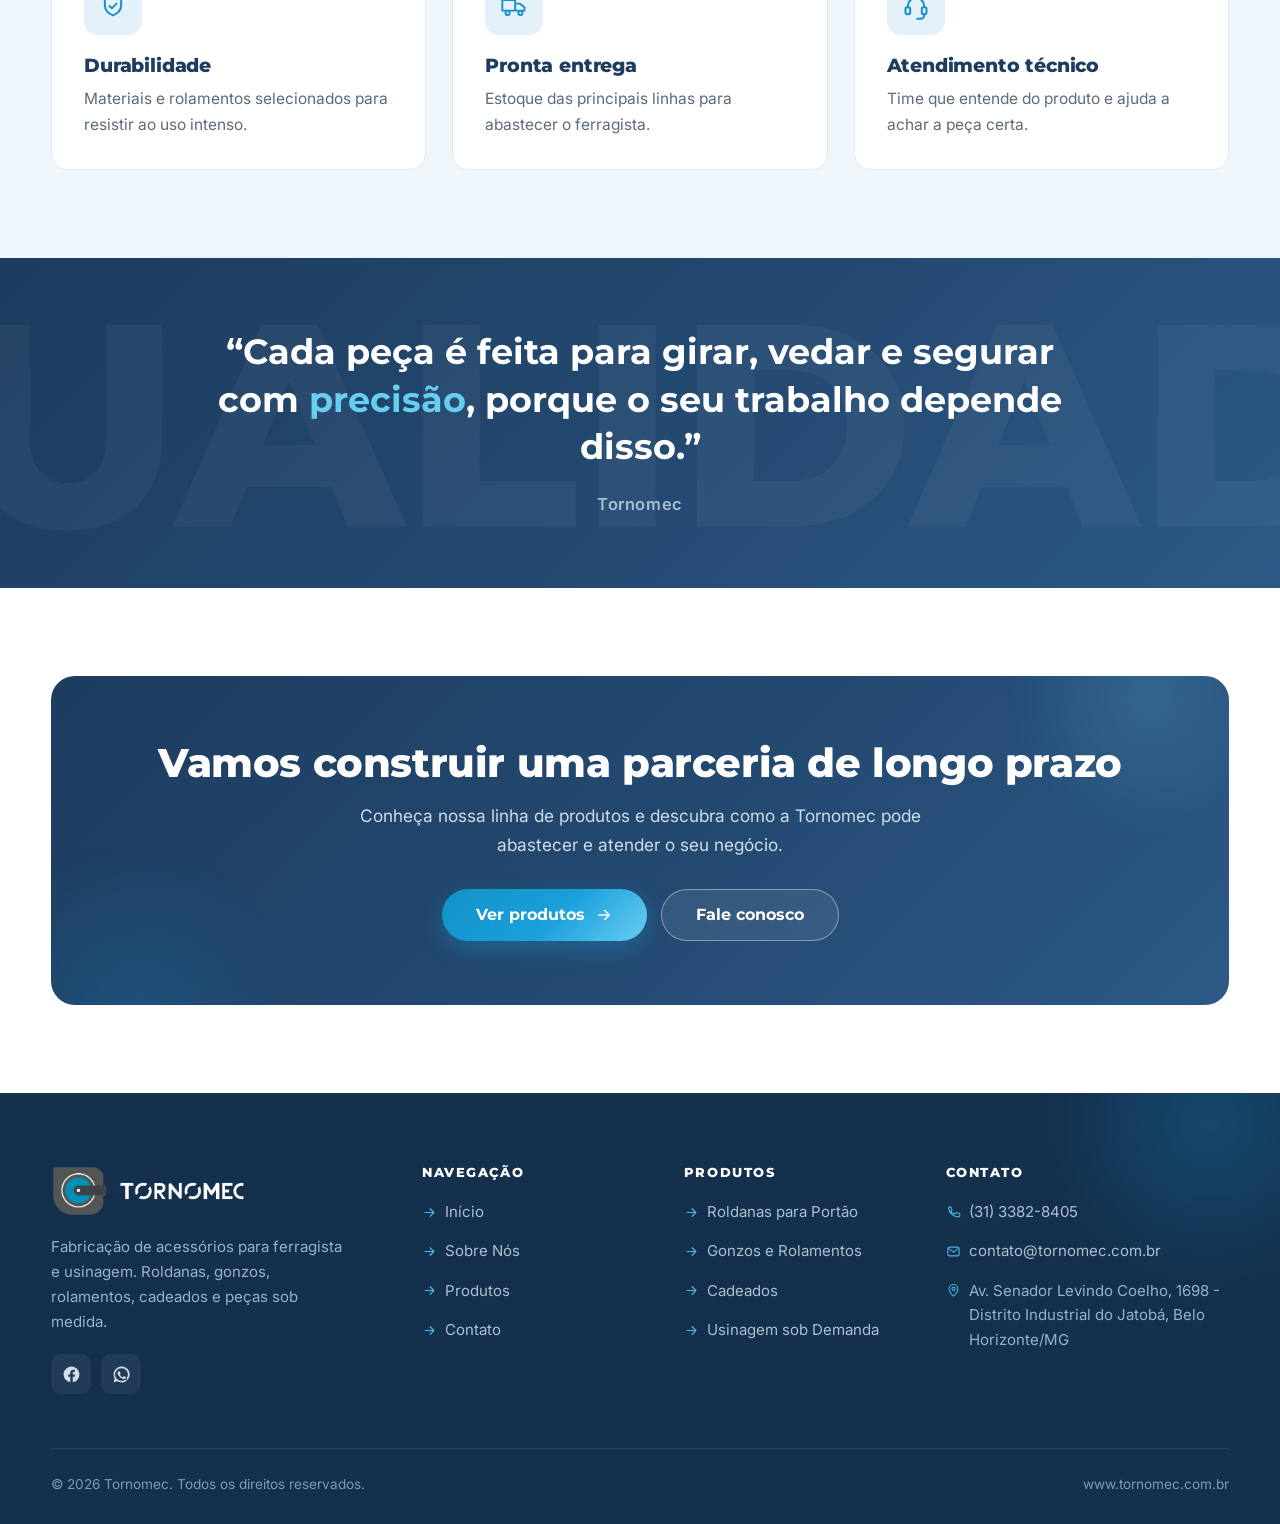
<file: sobre.html>
<!DOCTYPE html>
<html lang="pt-BR">
<head>
<meta charset="UTF-8">
<meta name="viewport" content="width=device-width, initial-scale=1.0">
<title>Sobre Nós | Tornomec</title>
<meta name="description" content="Conheça a Tornomec: fabricante de acessórios para ferragista e usinagem em Belo Horizonte/MG. Missão, visão e os valores que guiam nossa fabricação.">
<meta name="theme-color" content="#1d3c5e">
<link rel="icon" type="image/png" href="assets/img/favicon.png">
<link rel="preconnect" href="https://fonts.googleapis.com">
<link rel="preconnect" href="https://fonts.gstatic.com" crossorigin>
<link href="https://fonts.googleapis.com/css2?family=Montserrat:wght@600;700;800&family=Inter:wght@400;500;600&display=swap" rel="stylesheet">
<link rel="stylesheet" href="assets/css/style.css">
</head>
<body>

<!-- ===== ICON SPRITE ===== -->
<svg style="display:none" aria-hidden="true" xmlns="http://www.w3.org/2000/svg"><defs></defs>
<!-- features / generic -->
<symbol id="i-shield" viewBox="0 0 24 24" fill="none" stroke="currentColor" stroke-width="1.7" stroke-linecap="round" stroke-linejoin="round"><path d="M12 3l7 3v5c0 4.3-3 7.6-7 9-4-1.4-7-4.7-7-9V6l7-3z"/><path d="M9 12l2 2 4-4"/></symbol>
<symbol id="i-globe" viewBox="0 0 24 24" fill="none" stroke="currentColor" stroke-width="1.7" stroke-linecap="round" stroke-linejoin="round"><circle cx="12" cy="12" r="9"/><path d="M3 12h18"/><path d="M12 3c2.5 2.4 3.8 5.6 3.8 9S14.5 18.6 12 21c-2.5-2.4-3.8-5.6-3.8-9S9.5 5.4 12 3z"/></symbol>
<symbol id="i-bolt" viewBox="0 0 24 24" fill="currentColor"><path d="M13.5 2L4 13.2c-.4.5-.1 1.3.6 1.3H10l-1.4 7.1c-.2.8.9 1.3 1.4.6L20 10.9c.4-.5.1-1.3-.6-1.3H14l1.1-6.9c.1-.8-1-1.3-1.6-.7z"/></symbol>
<symbol id="i-headset" viewBox="0 0 24 24" fill="none" stroke="currentColor" stroke-width="1.7" stroke-linecap="round" stroke-linejoin="round"><path d="M5 13v-1a7 7 0 0 1 14 0v1"/><rect x="3" y="13" width="4" height="6" rx="1.4"/><rect x="17" y="13" width="4" height="6" rx="1.4"/><path d="M19 19v1a3 3 0 0 1-3 3h-3"/></symbol>
<symbol id="i-gem" viewBox="0 0 24 24" fill="none" stroke="currentColor" stroke-width="1.6" stroke-linecap="round" stroke-linejoin="round"><path d="M6 3h12l3 5.5L12 21 3 8.5z"/><path d="M3 8.5h18M9 3l-2 5.5L12 21l5-12.5L15 3"/></symbol>
<symbol id="i-spark" viewBox="0 0 24 24" fill="currentColor"><path d="M12 2l1.9 6.1L20 10l-6.1 1.9L12 18l-1.9-6.1L4 10l6.1-1.9z"/><path d="M19 14l.8 2.4 2.2.6-2.2.9-.8 2.1-.9-2.1-2.1-.9 2.1-.6z" opacity=".6"/></symbol>
<symbol id="i-target" viewBox="0 0 24 24" fill="none" stroke="currentColor" stroke-width="1.7" stroke-linecap="round" stroke-linejoin="round"><circle cx="12" cy="12" r="8.5"/><circle cx="12" cy="12" r="4.8"/><circle cx="12" cy="12" r="1.4" fill="currentColor" stroke="none"/></symbol>
<symbol id="i-eye" viewBox="0 0 24 24" fill="none" stroke="currentColor" stroke-width="1.7" stroke-linecap="round" stroke-linejoin="round"><path d="M2.5 12S6 5.5 12 5.5 21.5 12 21.5 12 18 18.5 12 18.5 2.5 12 2.5 12z"/><circle cx="12" cy="12" r="3"/></symbol>
<symbol id="i-compass" viewBox="0 0 24 24" fill="none" stroke="currentColor" stroke-width="1.7" stroke-linecap="round" stroke-linejoin="round"><circle cx="12" cy="12" r="9"/><path d="M15.5 8.5l-2 5-5 2 2-5z"/></symbol>
<symbol id="i-factory" viewBox="0 0 24 24" fill="none" stroke="currentColor" stroke-width="1.6" stroke-linecap="round" stroke-linejoin="round"><path d="M3 21V10l5 3V10l5 3V8l5 3v10z"/><path d="M3 21h18M6 7V3h2v4"/></symbol>
<symbol id="i-truck" viewBox="0 0 24 24" fill="none" stroke="currentColor" stroke-width="1.6" stroke-linecap="round" stroke-linejoin="round"><path d="M2 7h11v9H2zM13 10h4l4 3v3h-8z"/><circle cx="6.5" cy="18" r="1.8"/><circle cx="17.5" cy="18" r="1.8"/></symbol>
<symbol id="i-box" viewBox="0 0 24 24" fill="none" stroke="currentColor" stroke-width="1.6" stroke-linecap="round" stroke-linejoin="round"><path d="M21 8l-9-5-9 5 9 5 9-5z"/><path d="M3 8v8l9 5 9-5V8M12 13v8"/></symbol>
<symbol id="i-clock" viewBox="0 0 24 24" fill="none" stroke="currentColor" stroke-width="1.7" stroke-linecap="round" stroke-linejoin="round"><circle cx="12" cy="12" r="9"/><path d="M12 7v5l3.5 2"/></symbol>
<symbol id="i-grid" viewBox="0 0 24 24" fill="none" stroke="currentColor" stroke-width="1.6" stroke-linecap="round" stroke-linejoin="round"><rect x="3" y="3" width="7" height="7" rx="1.5"/><rect x="14" y="3" width="7" height="7" rx="1.5"/><rect x="3" y="14" width="7" height="7" rx="1.5"/><rect x="14" y="14" width="7" height="7" rx="1.5"/></symbol>
<!-- hardware category icons -->
<symbol id="i-wheel" viewBox="0 0 24 24" fill="none" stroke="currentColor" stroke-width="1.6" stroke-linecap="round" stroke-linejoin="round"><circle cx="12" cy="12" r="8.5"/><circle cx="12" cy="12" r="5"/><circle cx="12" cy="12" r="1.8"/></symbol>
<symbol id="i-bearing" viewBox="0 0 24 24" fill="none" stroke="currentColor" stroke-width="1.5" stroke-linecap="round" stroke-linejoin="round"><circle cx="12" cy="12" r="9"/><circle cx="12" cy="12" r="3.4"/><circle cx="12" cy="3.4" r="1.1" fill="currentColor" stroke="none"/><circle cx="12" cy="20.6" r="1.1" fill="currentColor" stroke="none"/><circle cx="3.4" cy="12" r="1.1" fill="currentColor" stroke="none"/><circle cx="20.6" cy="12" r="1.1" fill="currentColor" stroke="none"/><circle cx="6" cy="6" r="1.1" fill="currentColor" stroke="none"/><circle cx="18" cy="6" r="1.1" fill="currentColor" stroke="none"/><circle cx="6" cy="18" r="1.1" fill="currentColor" stroke="none"/><circle cx="18" cy="18" r="1.1" fill="currentColor" stroke="none"/></symbol>
<symbol id="i-hinge" viewBox="0 0 24 24" fill="none" stroke="currentColor" stroke-width="1.6" stroke-linecap="round" stroke-linejoin="round"><rect x="3.5" y="4" width="6.5" height="16" rx="1.4"/><rect x="14" y="4" width="6.5" height="16" rx="1.4"/><path d="M12 5.5v13"/><circle cx="6.75" cy="8.5" r=".9" fill="currentColor" stroke="none"/><circle cx="6.75" cy="15.5" r=".9" fill="currentColor" stroke="none"/><circle cx="17.25" cy="8.5" r=".9" fill="currentColor" stroke="none"/><circle cx="17.25" cy="15.5" r=".9" fill="currentColor" stroke="none"/></symbol>
<symbol id="i-gate" viewBox="0 0 24 24" fill="none" stroke="currentColor" stroke-width="1.5" stroke-linecap="round" stroke-linejoin="round"><rect x="3" y="6.5" width="18" height="11" rx="1"/><path d="M7.5 6.5v11M12 6.5v11M16.5 6.5v11"/><path d="M3 21.5h18"/><circle cx="7" cy="20" r="1.4"/><circle cx="17" cy="20" r="1.4"/></symbol>
<symbol id="i-roller" viewBox="0 0 24 24" fill="none" stroke="currentColor" stroke-width="1.6" stroke-linecap="round" stroke-linejoin="round"><rect x="2.5" y="8.5" width="19" height="7" rx="3.5"/><path d="M7 8.5v7M17 8.5v7"/></symbol>
<symbol id="i-spool" viewBox="0 0 24 24" fill="none" stroke="currentColor" stroke-width="1.6" stroke-linecap="round" stroke-linejoin="round"><rect x="4" y="4" width="3" height="16" rx="1"/><rect x="17" y="4" width="3" height="16" rx="1"/><path d="M7 8.5h10M7 12h10M7 15.5h10"/></symbol>
<symbol id="i-trolley" viewBox="0 0 24 24" fill="none" stroke="currentColor" stroke-width="1.6" stroke-linecap="round" stroke-linejoin="round"><rect x="7" y="3" width="10" height="3.2" rx="1"/><path d="M9.5 6.2v3M14.5 6.2v3"/><circle cx="9.5" cy="11.5" r="2.3"/><circle cx="14.5" cy="11.5" r="2.3"/><path d="M4 14.5h16"/></symbol>
<symbol id="i-curve" viewBox="0 0 24 24" fill="none" stroke="currentColor" stroke-width="1.6" stroke-linecap="round" stroke-linejoin="round"><path d="M7 20V11a5 5 0 0 1 10 0v9"/><path d="M4.5 20h5M14.5 20h5"/></symbol>
<symbol id="i-cog" viewBox="0 0 24 24" fill="none" stroke="currentColor" stroke-width="1.6" stroke-linecap="round" stroke-linejoin="round"><circle cx="12" cy="12" r="3.6"/><path d="M12 2.2v3.2M12 18.6v3.2M2.2 12h3.2M18.6 12h3.2M5.1 5.1l2.26 2.26M16.64 16.64l2.26 2.26M18.9 5.1l-2.26 2.26M7.36 16.64L5.1 18.9"/></symbol>
<symbol id="i-bracket" viewBox="0 0 24 24" fill="none" stroke="currentColor" stroke-width="1.5" stroke-linecap="round" stroke-linejoin="round"><rect x="4" y="7" width="16" height="11" rx="2"/><circle cx="12" cy="12.5" r="3.4"/><circle cx="12" cy="12.5" r="1.1"/><path d="M8 4.5v2.5M16 4.5v2.5"/></symbol>
<symbol id="i-lock" viewBox="0 0 24 24" fill="none" stroke="currentColor" stroke-width="1.6" stroke-linecap="round" stroke-linejoin="round"><rect x="5" y="10" width="14" height="10" rx="2.5"/><path d="M8 10V7a4 4 0 0 1 8 0v3"/><circle cx="12" cy="15" r="1.4" fill="currentColor" stroke="none"/></symbol>
<symbol id="i-ruler" viewBox="0 0 24 24" fill="none" stroke="currentColor" stroke-width="1.6" stroke-linecap="round" stroke-linejoin="round"><rect x="2.5" y="8" width="19" height="8" rx="1.5"/><path d="M7 8v3M11 8v4M15 8v3M19 8v4"/></symbol>
<!-- ui -->
<symbol id="i-phone" viewBox="0 0 24 24" fill="none" stroke="currentColor" stroke-width="1.7" stroke-linecap="round" stroke-linejoin="round"><path d="M5 3h3l1.5 5-2 1.5a12 12 0 0 0 5 5L17 12l5 1.5V17a2 2 0 0 1-2 2A16 16 0 0 1 4 5a2 2 0 0 1 1-2z"/></symbol>
<symbol id="i-mail" viewBox="0 0 24 24" fill="none" stroke="currentColor" stroke-width="1.7" stroke-linecap="round" stroke-linejoin="round"><rect x="3" y="5" width="18" height="14" rx="2.5"/><path d="M4 7l8 6 8-6"/></symbol>
<symbol id="i-pin" viewBox="0 0 24 24" fill="none" stroke="currentColor" stroke-width="1.7" stroke-linecap="round" stroke-linejoin="round"><path d="M12 21s7-6.4 7-11.5A7 7 0 0 0 5 9.5C5 14.6 12 21 12 21z"/><circle cx="12" cy="9.5" r="2.5"/></symbol>
<symbol id="i-wa" viewBox="0 0 24 24" fill="currentColor"><path d="M12 2a10 10 0 0 0-8.6 15l-1.3 4.7 4.8-1.3A10 10 0 1 0 12 2zm0 2a8 8 0 0 1 6.8 12.2l-.3.5.7 2.6-2.7-.7-.5.3A8 8 0 1 1 12 4zm-3.4 4c-.2 0-.5.1-.7.4-.3.3-.9.9-.9 2.1s.9 2.4 1 2.6c.1.2 1.8 2.9 4.5 3.9 2.2.9 2.7.7 3.2.7.5 0 1.5-.6 1.7-1.2.2-.6.2-1.1.2-1.2-.1-.1-.3-.2-.6-.4-.3-.2-1.5-.8-1.7-.8-.2-.1-.4-.1-.6.1-.2.3-.6.8-.8 1-.1.1-.3.2-.5.1-.3-.1-1.1-.4-2-1.2-.7-.6-1.2-1.4-1.4-1.7-.1-.3 0-.4.1-.5l.4-.5c.1-.2.2-.3.3-.5.1-.2 0-.4 0-.5l-.8-1.9c-.2-.5-.4-.4-.6-.4z"/></symbol>
<symbol id="i-fb" viewBox="0 0 24 24" fill="currentColor"><path d="M22 12a10 10 0 1 0-11.6 9.9v-7H7.9V12h2.5V9.8c0-2.5 1.5-3.9 3.8-3.9 1.1 0 2.2.2 2.2.2v2.5h-1.2c-1.2 0-1.6.8-1.6 1.6V12h2.7l-.4 2.9h-2.3v7A10 10 0 0 0 22 12z"/></symbol>
<symbol id="i-check" viewBox="0 0 24 24" fill="none" stroke="currentColor" stroke-width="2" stroke-linecap="round" stroke-linejoin="round"><path d="M5 12.5l4.5 4.5L19 7"/></symbol>
<symbol id="i-check-c" viewBox="0 0 24 24" fill="none" stroke="currentColor" stroke-width="1.8" stroke-linecap="round" stroke-linejoin="round"><circle cx="12" cy="12" r="9"/><path d="M8 12.3l2.6 2.6L16 9.5"/></symbol>
<symbol id="i-arrow" viewBox="0 0 24 24" fill="none" stroke="currentColor" stroke-width="1.9" stroke-linecap="round" stroke-linejoin="round"><path d="M5 12h14M13 6l6 6-6 6"/></symbol>
<symbol id="i-up" viewBox="0 0 24 24" fill="none" stroke="currentColor" stroke-width="1.9" stroke-linecap="round" stroke-linejoin="round"><path d="M12 19V5M6 11l6-6 6 6"/></symbol>
<symbol id="i-down" viewBox="0 0 24 24" fill="none" stroke="currentColor" stroke-width="1.8" stroke-linecap="round" stroke-linejoin="round"><path d="M6 9l6 6 6-6"/></symbol>
<symbol id="i-doc" viewBox="0 0 24 24" fill="none" stroke="currentColor" stroke-width="1.6" stroke-linecap="round" stroke-linejoin="round"><path d="M14 3H7a2 2 0 0 0-2 2v14a2 2 0 0 0 2 2h10a2 2 0 0 0 2-2V8z"/><path d="M14 3v5h5M9 13h6M9 17h4"/></symbol>
<symbol id="i-info" viewBox="0 0 24 24" fill="none" stroke="currentColor" stroke-width="1.7" stroke-linecap="round" stroke-linejoin="round"><circle cx="12" cy="12" r="9"/><path d="M12 11v5M12 7.5v.5"/></symbol>
<symbol id="i-search" viewBox="0 0 24 24" fill="none" stroke="currentColor" stroke-width="1.8" stroke-linecap="round" stroke-linejoin="round"><circle cx="11" cy="11" r="7"/><path d="M16.5 16.5L21 21"/></symbol>
</svg>
<!-- ===== HEADER ===== -->
<header class="header">
  <div class="container">
    <nav class="nav">
      <a href="index.html" class="brand" aria-label="Tornomec - início">
        <img src="assets/img/logo.png" alt="Tornomec - Acessórios para Ferragista e Usinagem">
      </a>
      <ul class="nav-menu">
        <li><a href="index.html" class="nav-link">Início</a></li>
        <li><a href="sobre.html" class="nav-link active">Sobre Nós</a></li>
        <li><a href="produtos.html" class="nav-link">Produtos</a></li>
        <li><a href="contato.html" class="nav-link">Contato</a></li>
        <li class="nav-cta"><a href="contato.html" class="btn btn--primary">Fale Conosco <svg width="18" height="18"><use href="#i-arrow"/></svg></a></li>
      </ul>
      <button class="nav-toggle" aria-label="Abrir menu" aria-expanded="false"><span></span><span></span><span></span></button>
    </nav>
  </div>
</header>
<div class="nav-backdrop"></div>

<!-- ===== PAGE HERO ===== -->
<section class="page-hero">
  <div class="container">
    <div class="page-hero__inner">
      <nav class="breadcrumb"><a href="index.html">Início</a> <svg><use href="#i-arrow"/></svg> <span>Sobre Nós</span></nav>
      <span class="eyebrow">Sobre a Tornomec</span>
      <h1>Acessórios para ferragista e usinagem</h1>
      <p>Fabricação própria de roldanas, gonzos, rolamentos e acessórios para portões, com usinagem de peças sob demanda.</p>
    </div>
  </div>
</section>

<!-- ABOUT INTRO -->
<section class="section">
  <div class="container">
    <div class="split">
      <div class="split__media reveal">
        <img src="assets/img/usinagem.jpg" alt="Peças metálicas usinadas pela Tornomec: buchas, insertos e componentes torneados">
        <div class="badge b1"><svg><use href="#i-cog"/></svg><div><strong>Sob medida</strong><span>usinagem de precisão</span></div></div>
      </div>
      <div class="split__body reveal" data-delay="1">
        <span class="eyebrow">Nossa história</span>
        <h2 class="section-title">Acessórios que fazem o portão funcionar</h2>
        <p>A <strong>Tornomec</strong> nasceu da experiência em usinagem e na fabricação de acessórios para ferragista. Hoje produzimos uma linha completa de <strong>roldanas para portões</strong>, gonzos, rolamentos, roletes, cadeados e peças de acabamento.</p>
        <p>Atendemos ferragistas, serralherias e a indústria com produtos de qualidade e pronta entrega. Com <strong>fabricação própria</strong>, também desenvolvemos peças usinadas sob demanda, torneadas e fresadas de acordo com a necessidade de cada cliente.</p>
        <ul class="checklist">
          <li><svg><use href="#i-check"/></svg> Linha completa de roldanas e acessórios para portões</li>
          <li><svg><use href="#i-check"/></svg> Usinagem de peças sob medida em aço, latão e nylon</li>
          <li><svg><use href="#i-check"/></svg> Qualidade, durabilidade e regularidade no fornecimento</li>
        </ul>
      </div>
    </div>
  </div>
</section>

<!-- MISSÃO / VISÃO / VALORES -->
<section class="section bg-alt">
  <div class="container">
    <div class="section-head center">
      <span class="eyebrow eyebrow--center">O que nos move</span>
      <h2 class="section-title">Missão, Visão e Propósito</h2>
    </div>
    <div class="mvp">
      <article class="mvp__card reveal"><div class="icon-box"><svg><use href="#i-target"/></svg></div><h3>Missão</h3><p>Fabricar e fornecer acessórios para ferragista e usinagem com qualidade, precisão e pronta entrega, atendendo ferragistas, serralherias e a indústria.</p></article>
      <article class="mvp__card reveal" data-delay="1"><div class="icon-box"><svg><use href="#i-eye"/></svg></div><h3>Visão</h3><p>Ser referência em acessórios para portões e em usinagem sob demanda, reconhecida pela qualidade dos produtos e pela confiança no atendimento.</p></article>
      <article class="mvp__card reveal" data-delay="2"><div class="icon-box"><svg><use href="#i-compass"/></svg></div><h3>Propósito</h3><p>Entregar peças que funcionam e duram, ajudando nossos clientes a montar e manter portões e equipamentos com segurança.</p></article>
    </div>
  </div>
</section>

<!-- VALORES -->
<section class="section">
  <div class="container">
    <div class="section-head center">
      <span class="eyebrow eyebrow--center">Nossos valores</span>
      <h2 class="section-title">Os princípios que guiam a Tornomec</h2>
      <p class="section-intro">Sete compromissos que sustentam a forma como fabricamos e nos relacionamos com cada cliente.</p>
    </div>
    <div class="grid grid-4">
      <article class="card value-card reveal" data-delay="0"><span class="num">01</span><h3>Qualidade</h3><p>Produtos resistentes e bem acabados, feitos para o uso intenso do dia a dia.</p></article>
      <article class="card value-card reveal" data-delay="1"><span class="num">02</span><h3>Fabricação própria</h3><p>Controle de todo o processo, do material à peça final.</p></article>
      <article class="card value-card reveal" data-delay="2"><span class="num">03</span><h3>Pronta entrega</h3><p>Regularidade no fornecimento e estoque das principais linhas.</p></article>
      <article class="card value-card reveal" data-delay="3"><span class="num">04</span><h3>Atendimento técnico</h3><p>Relação próxima com o ferragista, a serralheria e a indústria.</p></article>
      <article class="card value-card reveal" data-delay="0"><span class="num">05</span><h3>Precisão</h3><p>Usinagem com tolerâncias exatas, conforme o projeto de cada peça.</p></article>
      <article class="card value-card reveal" data-delay="1"><span class="num">06</span><h3>Flexibilidade</h3><p>Peças de linha e sob demanda, adaptadas à necessidade do cliente.</p></article>
      <article class="card value-card reveal" data-delay="2"><span class="num">07</span><h3>Confiança</h3><p>Parcerias de longo prazo construídas com honestidade e compromisso.</p></article>
    </div>
  </div>
</section>

<!-- DIFERENCIAIS -->
<section class="section bg-alt">
  <div class="container">
    <div class="section-head center">
      <span class="eyebrow eyebrow--center">Diferenciais</span>
      <h2 class="section-title">Por que fabricar e comprar com a Tornomec</h2>
    </div>
    <div class="grid grid-3">
      <article class="card feat reveal"><div class="icon-box"><svg><use href="#i-factory"/></svg></div><h3>Fabricação própria</h3><p>Controle total sobre material, acabamento e padrão de qualidade.</p></article>
      <article class="card feat reveal" data-delay="1"><div class="icon-box"><svg><use href="#i-cog"/></svg></div><h3>Usinagem sob demanda</h3><p>Peças torneadas e fresadas sob medida, conforme o desenho do cliente.</p></article>
      <article class="card feat reveal" data-delay="2"><div class="icon-box"><svg><use href="#i-wheel"/></svg></div><h3>Linha completa</h3><p>Roldanas, gonzos, rolamentos, roletes, cadeados e acabamentos.</p></article>
      <article class="card feat reveal"><div class="icon-box"><svg><use href="#i-shield"/></svg></div><h3>Durabilidade</h3><p>Materiais e rolamentos selecionados para resistir ao uso intenso.</p></article>
      <article class="card feat reveal" data-delay="1"><div class="icon-box"><svg><use href="#i-truck"/></svg></div><h3>Pronta entrega</h3><p>Estoque das principais linhas para abastecer o ferragista.</p></article>
      <article class="card feat reveal" data-delay="2"><div class="icon-box"><svg><use href="#i-headset"/></svg></div><h3>Atendimento técnico</h3><p>Time que entende do produto e ajuda a achar a peça certa.</p></article>
    </div>
  </div>
</section>

<!-- SLOGAN -->
<section class="slogan">
  <span class="slogan__mark">QUALIDADE</span>
  <div class="container">
    <q>Cada peça é feita para girar, vedar e segurar com <span class="hl">precisão</span>, porque o seu trabalho depende disso.</q>
    <cite>Tornomec</cite>
  </div>
</section>

<!-- CTA -->
<section class="section">
  <div class="container">
    <div class="cta-band reveal">
      <h2>Vamos construir uma parceria de longo prazo</h2>
      <p>Conheça nossa linha de produtos e descubra como a Tornomec pode abastecer e atender o seu negócio.</p>
      <div class="hero__actions">
        <a href="produtos.html" class="btn btn--primary btn--lg">Ver produtos <svg><use href="#i-arrow"/></svg></a>
        <a href="contato.html" class="btn btn--ghost btn--lg">Fale conosco</a>
      </div>
    </div>
  </div>
</section>

<!-- ===== FOOTER ===== -->
<footer class="footer">
  <div class="container">
    <div class="footer__grid">
      <div class="footer__brand">
        <img src="assets/img/logo-white.png" alt="Tornomec">
        <p>Fabricação de acessórios para ferragista e usinagem. Roldanas, gonzos, rolamentos, cadeados e peças sob medida.</p>
        <div class="social">
          <a href="https://www.facebook.com/tornomec" target="_blank" rel="noopener" aria-label="Facebook"><svg><use href="#i-fb"/></svg></a>
          <a href="https://wa.me/553133828405" target="_blank" rel="noopener" aria-label="WhatsApp"><svg><use href="#i-wa"/></svg></a>
        </div>
      </div>
      <div class="footer__col">
        <h4>Navegação</h4>
        <ul>
          <li><a href="index.html"><svg><use href="#i-arrow"/></svg> Início</a></li>
          <li><a href="sobre.html"><svg><use href="#i-arrow"/></svg> Sobre Nós</a></li>
          <li><a href="produtos.html"><svg><use href="#i-arrow"/></svg> Produtos</a></li>
          <li><a href="contato.html"><svg><use href="#i-arrow"/></svg> Contato</a></li>
        </ul>
      </div>
      <div class="footer__col">
        <h4>Produtos</h4>
        <ul>
          <li><a href="produtos.html"><svg><use href="#i-arrow"/></svg> Roldanas para Portão</a></li>
          <li><a href="produtos.html"><svg><use href="#i-arrow"/></svg> Gonzos e Rolamentos</a></li>
          <li><a href="produtos.html"><svg><use href="#i-arrow"/></svg> Cadeados</a></li>
          <li><a href="produtos.html"><svg><use href="#i-arrow"/></svg> Usinagem sob Demanda</a></li>
        </ul>
      </div>
      <div class="footer__col">
        <h4>Contato</h4>
        <ul>
          <li><a href="tel:+553133828405"><svg><use href="#i-phone"/></svg> (31) 3382-8405</a></li>
          <li><a href="mailto:contato@tornomec.com.br"><svg><use href="#i-mail"/></svg> contato@tornomec.com.br</a></li>
          <li class="static"><svg><use href="#i-pin"/></svg> Av. Senador Levindo Coelho, 1698 - Distrito Industrial do Jatobá, Belo Horizonte/MG</li>
        </ul>
      </div>
    </div>
    <div class="footer__bottom">
      <span>© <span id="year">2026</span> Tornomec. Todos os direitos reservados.</span>
      <span>www.tornomec.com.br</span>
    </div>
  </div>
</footer>

<a href="https://wa.me/553133828405" target="_blank" rel="noopener" class="wa-float" aria-label="Fale conosco no WhatsApp"><svg><use href="#i-wa"/></svg></a>
<button class="to-top" aria-label="Voltar ao topo"><svg><use href="#i-up"/></svg></button>

<script src="assets/js/main.js"></script>
<script>document.querySelector('.to-top').addEventListener('click',()=>window.scrollTo({top:0,behavior:'smooth'}));</script>
</body>
</html>
</file>
<file: assets/css/style.css>
/* =========================================================
   TORNOMEC - Acessórios para Ferragista e Usinagem
   Folha de estilo principal
   ========================================================= */

/* ---------- Tokens ---------- */
:root{
  --navy-900:#14304d;
  --navy-800:#1d3c5e;
  --navy-700:#244a72;
  --navy-600:#2c5985;
  --blue-700:#0b7cae;
  --blue-600:#1391c9;
  --blue-500:#1ba0db;
  --blue-400:#46b6e6;
  --cyan:#67cef2;
  --steel:#8aa0b4;
  --gray:#58595b;
  --ink:#22303c;
  --muted:#5b6b7a;
  --line:#e2eaf1;
  --bg:#ffffff;
  --bg-alt:#eef5fb;
  --bg-soft:#e4f0fa;
  --white:#ffffff;

  --grad-blue:linear-gradient(135deg,#1391c9 0%,#1ba0db 55%,#67cef2 100%);
  --grad-navy:linear-gradient(135deg,#1d3c5e 0%,#244a72 55%,#2c5985 100%);

  --shadow-sm:0 2px 8px rgba(20,48,77,.06);
  --shadow:0 10px 30px rgba(20,48,77,.10);
  --shadow-lg:0 24px 60px rgba(20,48,77,.18);

  --radius:16px;
  --radius-sm:10px;
  --container:1200px;

  --font-head:'Montserrat',system-ui,sans-serif;
  --font-body:'Inter',system-ui,-apple-system,sans-serif;

  --ease:cubic-bezier(.22,.61,.36,1);
}

/* ---------- Reset ---------- */
*,*::before,*::after{box-sizing:border-box;margin:0;padding:0}
html{scroll-behavior:smooth;-webkit-text-size-adjust:100%}
body{
  font-family:var(--font-body);
  color:var(--ink);
  background:var(--bg);
  line-height:1.65;
  font-size:16.5px;
  overflow-x:hidden;
}
img{max-width:100%;display:block}
a{color:inherit;text-decoration:none}
ul{list-style:none}
button{font-family:inherit;cursor:pointer;border:none;background:none}
h1,h2,h3,h4{font-family:var(--font-head);line-height:1.15;color:var(--navy-800);font-weight:800;letter-spacing:-.01em}

/* ---------- Layout helpers ---------- */
.container{width:min(var(--container),92%);margin-inline:auto}
.section{padding:88px 0}
.section--tight{padding:64px 0}
.bg-alt{background:var(--bg-alt)}
.bg-soft{background:var(--bg-soft)}
.text-center{text-align:center}

.eyebrow{
  display:inline-flex;align-items:center;gap:8px;
  font-family:var(--font-head);font-weight:700;font-size:.78rem;
  letter-spacing:.16em;text-transform:uppercase;color:var(--blue-600);
  margin-bottom:14px;
}
.eyebrow::before{content:"";width:26px;height:2px;background:var(--grad-blue);border-radius:2px}
.eyebrow--center{justify-content:center}
.eyebrow--center::after{content:"";width:26px;height:2px;background:var(--grad-blue);border-radius:2px}

.section-title{font-size:clamp(1.8rem,3.4vw,2.7rem);margin-bottom:16px}
.section-intro{color:var(--muted);max-width:680px;font-size:1.05rem}
.section-head{margin-bottom:48px}
.section-head.center{text-align:center}
.section-head.center .section-intro{margin-inline:auto}

.lead{font-size:1.12rem;color:var(--muted)}

/* ---------- Buttons ---------- */
.btn{
  display:inline-flex;align-items:center;gap:10px;
  font-family:var(--font-head);font-weight:700;font-size:.95rem;
  padding:14px 26px;border-radius:999px;transition:.25s var(--ease);
  white-space:nowrap;line-height:1;
}
.btn svg{width:18px;height:18px}
.btn--primary{background:var(--grad-blue);color:#fff;box-shadow:0 8px 22px rgba(27,160,219,.32)}
.btn--primary:hover{transform:translateY(-2px);box-shadow:0 14px 30px rgba(27,160,219,.42)}
.btn--ghost{background:rgba(255,255,255,.08);color:#fff;border:1.5px solid rgba(255,255,255,.4)}
.btn--ghost:hover{background:rgba(255,255,255,.16);border-color:#fff}
.btn--outline{background:#fff;color:var(--blue-700);border:1.5px solid var(--line)}
.btn--outline:hover{border-color:var(--blue-500);color:var(--blue-600);transform:translateY(-2px)}
.btn--wa{background:#25d366;color:#fff;box-shadow:0 8px 22px rgba(37,211,102,.3)}
.btn--wa:hover{transform:translateY(-2px);box-shadow:0 14px 30px rgba(37,211,102,.4)}
.btn--lg{padding:17px 34px;font-size:1rem}

/* ---------- Header ---------- */
.header{
  position:fixed;top:0;left:0;right:0;z-index:1000;
  background:rgba(255,255,255,.86);backdrop-filter:blur(14px);
  border-bottom:1px solid transparent;transition:.3s var(--ease);
}
.header.scrolled{box-shadow:var(--shadow-sm);border-bottom-color:var(--line);background:rgba(255,255,255,.95)}
.nav{display:flex;align-items:center;justify-content:space-between;height:84px;transition:.3s var(--ease)}
.header.scrolled .nav{height:70px}
.brand{display:flex;align-items:center;gap:12px;position:relative;z-index:1002}
.brand img{height:44px;width:auto;transition:.3s var(--ease)}
.header.scrolled .brand img{height:38px}

.nav-menu{display:flex;align-items:center;gap:6px}
.nav-link{
  font-family:var(--font-head);font-weight:600;font-size:.95rem;color:var(--navy-800);
  padding:10px 16px;border-radius:8px;position:relative;transition:.2s;
}
.nav-link:hover{color:var(--blue-600);background:var(--bg-alt)}
.nav-link.active{color:var(--blue-600)}
.nav-link.active::after{
  content:"";position:absolute;left:16px;right:16px;bottom:4px;height:2px;
  background:var(--grad-blue);border-radius:2px;
}
.nav-cta{margin-left:14px}

.nav-toggle{display:none;width:46px;height:46px;border-radius:10px;flex-direction:column;
  justify-content:center;align-items:center;gap:5px;position:relative;z-index:1002}
.nav-toggle span{width:24px;height:2.5px;background:var(--navy-800);border-radius:2px;transition:.3s var(--ease)}
.nav-toggle.open span:nth-child(1){transform:translateY(7.5px) rotate(45deg)}
.nav-toggle.open span:nth-child(2){opacity:0}
.nav-toggle.open span:nth-child(3){transform:translateY(-7.5px) rotate(-45deg)}

/* ---------- Hero ---------- */
.hero{position:relative;min-height:92vh;display:flex;align-items:center;
  color:#fff;overflow:hidden;padding-top:84px}
.hero__bg{position:absolute;inset:0;z-index:-2;background:#15314e}
.hero__bg img{width:100%;height:100%;object-fit:cover;object-position:center}
.hero__slide{position:absolute;inset:0;background-size:cover;background-position:center;opacity:0;animation:heroFade 18s linear infinite;will-change:opacity}
.hero__slide:nth-child(2){animation-delay:6s}
.hero__slide:nth-child(3){animation-delay:12s}
@keyframes heroFade{0%{opacity:0}2%{opacity:1}31%{opacity:1}35%{opacity:0}100%{opacity:0}}
@media(prefers-reduced-motion:reduce){.hero__slide{animation:none}.hero__slide:first-child{opacity:1}}
.hero__overlay{position:absolute;inset:0;z-index:-1;
  background:linear-gradient(110deg,rgba(17,38,60,.95) 0%,rgba(21,49,78,.86) 42%,rgba(29,60,94,.55) 75%,rgba(44,89,133,.32) 100%)}
.hero__inner{max-width:690px;padding:60px 0}
.hero .pill{display:inline-flex;align-items:center;gap:9px;background:rgba(255,255,255,.1);
  border:1px solid rgba(255,255,255,.22);padding:8px 16px;border-radius:999px;
  font-size:.82rem;font-weight:600;letter-spacing:.04em;margin-bottom:26px;color:#dbeefb}
.hero .pill .dot{width:8px;height:8px;border-radius:50%;background:var(--cyan);box-shadow:0 0 0 4px rgba(103,206,242,.25)}
.hero h1{color:#fff;font-size:clamp(2.3rem,5.4vw,4rem);line-height:1.07;margin-bottom:22px}
.hero h1 .grad{background:var(--grad-blue);-webkit-background-clip:text;background-clip:text;-webkit-text-fill-color:transparent}
.hero p{font-size:1.18rem;color:#cfddea;max-width:560px;margin-bottom:34px}
.hero__actions{display:flex;flex-wrap:wrap;gap:14px}
.hero__stats{display:flex;gap:38px;margin-top:54px;flex-wrap:wrap}
.hero__stats .stat strong{display:block;font-family:var(--font-head);font-size:2.1rem;font-weight:800;color:#fff;line-height:1}
.hero__stats .stat span{font-size:.85rem;color:#a6bdd4;letter-spacing:.02em}
.hero__scroll{position:absolute;bottom:26px;left:50%;transform:translateX(-50%);
  color:#a6bdd4;font-size:.75rem;letter-spacing:.2em;text-transform:uppercase;
  display:flex;flex-direction:column;align-items:center;gap:8px;animation:bob 2.4s ease-in-out infinite}
.hero__scroll svg{width:20px;height:20px}
@keyframes bob{0%,100%{transform:translate(-50%,0)}50%{transform:translate(-50%,8px)}}

/* ---------- Trust strip ---------- */
.trust{background:var(--navy-800);padding:22px 0}
.trust__row{display:flex;align-items:center;justify-content:space-between;gap:30px;flex-wrap:wrap}
.trust__item{display:flex;align-items:center;gap:12px;color:#cfddea;font-size:.95rem}
.trust__item svg{width:26px;height:26px;color:var(--cyan);flex-shrink:0}
.trust__item strong{color:#fff;font-family:var(--font-head)}

/* ---------- Generic grid ---------- */
.grid{display:grid;gap:26px}
.grid-2{grid-template-columns:repeat(2,1fr)}
.grid-3{grid-template-columns:repeat(3,1fr)}
.grid-4{grid-template-columns:repeat(4,1fr)}

/* ---------- Cards ---------- */
.card{background:#fff;border:1px solid var(--line);border-radius:var(--radius);
  padding:32px;transition:.3s var(--ease);height:100%}
.card:hover{transform:translateY(-6px);box-shadow:var(--shadow);border-color:#cfe2f3}
.icon-box{width:58px;height:58px;border-radius:14px;display:grid;place-items:center;
  background:var(--bg-soft);color:var(--blue-600);margin-bottom:20px;transition:.3s var(--ease)}
.icon-box svg{width:28px;height:28px}
.card:hover .icon-box{background:var(--grad-blue);color:#fff;transform:rotate(-6deg)}
.card h3{font-size:1.18rem;margin-bottom:10px}
.card p{color:var(--muted);font-size:.97rem}

/* numbered value cards */
.value-card{position:relative;overflow:hidden}
.value-card .num{font-family:var(--font-head);font-weight:800;font-size:3.4rem;
  line-height:1;color:var(--bg-soft);position:absolute;top:14px;right:20px;transition:.3s var(--ease)}
.value-card:hover .num{color:#d8ebfa}
.value-card h3{position:relative}

/* feature/differential card with top accent */
.feat{position:relative;padding-top:36px}
.feat::before{content:"";position:absolute;top:0;left:32px;width:48px;height:4px;
  background:var(--grad-blue);border-radius:0 0 4px 4px}

/* ---------- About / split ---------- */
.split{display:grid;grid-template-columns:1.05fr .95fr;gap:60px;align-items:center}
.split--rev .split__media{order:-1}
.split__media{position:relative}
.split__media img{border-radius:var(--radius);box-shadow:var(--shadow)}
.split__media .badge{position:absolute;background:#fff;border-radius:14px;box-shadow:var(--shadow);
  padding:18px 22px;display:flex;align-items:center;gap:14px}
.split__media .badge.b1{bottom:-26px;left:-26px}
.split__media .badge svg{width:30px;height:30px;color:var(--blue-600)}
.split__media .badge strong{display:block;font-family:var(--font-head);font-size:1.3rem;color:var(--navy-800)}
.split__media .badge span{font-size:.82rem;color:var(--muted)}
.split__body h2{margin-bottom:20px}
.split__body p{color:var(--muted);margin-bottom:16px}
.checklist{margin-top:22px;display:grid;gap:13px}
.checklist li{display:flex;align-items:flex-start;gap:12px;color:var(--ink);font-weight:500}
.checklist li svg{width:22px;height:22px;color:var(--blue-500);flex-shrink:0;margin-top:2px}

/* ---------- MVP cards (missão/visão/propósito) ---------- */
.mvp{display:grid;grid-template-columns:repeat(3,1fr);gap:26px}
.mvp__card{background:#fff;border-radius:var(--radius);padding:36px 32px;border:1px solid var(--line);
  position:relative;overflow:hidden;transition:.3s var(--ease)}
.mvp__card::after{content:"";position:absolute;inset:0;background:var(--grad-navy);opacity:0;transition:.35s var(--ease);z-index:0}
.mvp__card>*{position:relative;z-index:1}
.mvp__card:hover{transform:translateY(-6px);box-shadow:var(--shadow-lg)}
.mvp__card:hover::after{opacity:1}
.mvp__card:hover h3,.mvp__card:hover p{color:#fff}
.mvp__card:hover .icon-box{background:rgba(255,255,255,.16);color:#fff}
.mvp__card .icon-box{margin-bottom:22px}
.mvp__card h3{font-size:1.35rem;margin-bottom:14px;transition:.35s}
.mvp__card p{color:var(--muted);transition:.35s;font-size:1rem}

/* ---------- Audience ---------- */
.aud{display:grid;grid-template-columns:repeat(2,1fr);gap:26px}
.aud__card{display:flex;gap:22px;background:#fff;border:1px solid var(--line);border-radius:var(--radius);
  padding:30px;transition:.3s var(--ease)}
.aud__card:hover{box-shadow:var(--shadow);transform:translateY(-4px);border-color:#cfe2f3}
.aud__icon{width:60px;height:60px;border-radius:14px;flex-shrink:0;display:grid;place-items:center;
  background:var(--grad-navy);color:#fff}
.aud__icon svg{width:30px;height:30px}
.aud__card h3{font-size:1.16rem;margin-bottom:8px}
.aud__card p{color:var(--muted);font-size:.95rem}

/* ---------- Products: services ---------- */
.svc{display:grid;grid-template-columns:repeat(4,1fr);gap:24px}

/* category grid ---------- */
.cat-toolbar{display:flex;justify-content:center;margin-bottom:36px}
.cat-search{position:relative;width:min(440px,100%)}
.cat-search input{width:100%;padding:14px 18px 14px 48px;border:1.5px solid var(--line);
  border-radius:999px;font-size:1rem;font-family:var(--font-body);background:#fff;transition:.2s}
.cat-search input:focus{outline:none;border-color:var(--blue-500);box-shadow:0 0 0 4px rgba(27,160,219,.12)}
.cat-search svg{position:absolute;left:18px;top:50%;transform:translateY(-50%);width:20px;height:20px;color:var(--steel)}

.cat-grid{display:grid;grid-template-columns:repeat(3,1fr);gap:22px}
.cat-card{background:#fff;border:1px solid var(--line);border-radius:var(--radius);padding:26px;
  transition:.3s var(--ease);display:flex;gap:18px;align-items:flex-start}
.cat-card:hover{transform:translateY(-5px);box-shadow:var(--shadow);border-color:#cfe2f3}
.cat-card .icon-box{width:52px;height:52px;margin:0;flex-shrink:0}
.cat-card h3{font-size:1.05rem;margin-bottom:6px;line-height:1.25}
.cat-card p{font-size:.9rem;color:var(--muted);line-height:1.5}
.cat-empty{grid-column:1/-1;text-align:center;color:var(--muted);padding:40px;display:none}

/* gallery ---------- */
.gallery{display:grid;grid-template-columns:repeat(4,1fr);gap:20px}
.gal-item{background:#fff;border:1px solid var(--line);border-radius:var(--radius);overflow:hidden;
  transition:.3s var(--ease);cursor:pointer;position:relative}
.gal-item:hover{transform:translateY(-5px);box-shadow:var(--shadow);border-color:#cfe2f3}
.gal-item__img{aspect-ratio:1/1;background:#fff;display:grid;place-items:center;padding:14px}
.gal-item__img img{width:100%;height:100%;object-fit:contain;mix-blend-mode:multiply}
.gal-item__cap{padding:12px 16px 16px;border-top:1px solid var(--line)}
.gal-item__cap strong{display:block;font-family:var(--font-head);font-size:.86rem;color:var(--navy-800);font-weight:700}
.gal-item:hover .gal-item__img{background:var(--bg-alt)}

/* lightbox */
.lightbox{position:fixed;inset:0;z-index:2000;background:rgba(13,30,49,.92);
  display:none;align-items:center;justify-content:center;padding:30px;backdrop-filter:blur(4px)}
.lightbox.open{display:flex}
.lightbox img{max-width:min(640px,90vw);max-height:80vh;background:#fff;border-radius:12px;padding:20px}
.lightbox__cap{position:absolute;bottom:34px;left:0;right:0;text-align:center;color:#cfddea;font-size:.95rem}
.lightbox__close{position:absolute;top:24px;right:30px;width:46px;height:46px;border-radius:50%;
  background:rgba(255,255,255,.12);color:#fff;display:grid;place-items:center;font-size:1.4rem;transition:.2s}
.lightbox__close:hover{background:rgba(255,255,255,.25);transform:rotate(90deg)}

/* ---------- Flipbook (catálogo) ---------- */
.flipbook-wrap{display:flex;flex-direction:column;align-items:center;gap:18px}
.flipbook-stage{position:relative;width:100%;max-width:1320px;margin:0 auto;display:flex;justify-content:center}
.flipbook{width:100%;height:460px;overflow:hidden;opacity:0;transition:opacity .45s var(--ease)}
.flipbook.ready{opacity:1;height:auto;overflow:visible;cursor:grab}
.flipbook .page{background:#fff;overflow:hidden}
.flipbook .page img{width:100%;height:100%;display:block;object-fit:cover;-webkit-user-drag:none;user-select:none}
.flip-loading{position:absolute;inset:0;display:flex;align-items:center;justify-content:center;
  color:var(--steel);font-family:var(--font-head);font-weight:600;font-size:.95rem;pointer-events:none}
.flipbook.flip-fallback{display:flex;flex-direction:column;align-items:center;gap:14px;max-width:820px;height:auto;opacity:1;overflow:visible;cursor:auto}
.flipbook.flip-fallback .page{width:100%;border:1px solid var(--line);border-radius:8px;overflow:hidden;box-shadow:var(--shadow-sm)}
.flipbook.flip-fallback .page img{height:auto}
.flip-controls{display:flex;align-items:center;gap:16px;flex-wrap:wrap;justify-content:center}
.flip-controls button{display:inline-flex;align-items:center;gap:8px;font-family:var(--font-head);font-weight:700;
  font-size:.92rem;color:#fff;background:var(--grad-blue);padding:11px 22px;border-radius:999px;
  box-shadow:0 8px 20px rgba(27,160,219,.3);transition:.2s var(--ease)}
.flip-controls button:hover{transform:translateY(-2px);box-shadow:0 12px 26px rgba(27,160,219,.42)}
.flip-controls button:active{transform:translateY(0)}
.flip-controls button svg{width:18px;height:18px}
.flip-count{font-family:var(--font-head);font-weight:700;color:var(--navy-800);min-width:66px;text-align:center}
@media(min-width:760px){.flipbook{height:880px}}

/* ---------- CTA band ---------- */
.cta-band{position:relative;overflow:hidden;background:var(--grad-navy);color:#fff;border-radius:24px;
  padding:64px;text-align:center}
.cta-band::before,.cta-band::after{content:"";position:absolute;border-radius:50%;filter:blur(10px);opacity:.5}
.cta-band::before{width:280px;height:280px;background:radial-gradient(circle,rgba(103,206,242,.35),transparent 70%);top:-120px;right:-60px}
.cta-band::after{width:320px;height:320px;background:radial-gradient(circle,rgba(27,160,219,.3),transparent 70%);bottom:-160px;left:-80px}
.cta-band>*{position:relative;z-index:1}
.cta-band h2{color:#fff;font-size:clamp(1.7rem,3.2vw,2.5rem);margin-bottom:16px}
.cta-band p{color:#cfddea;max-width:580px;margin:0 auto 30px;font-size:1.08rem}
.cta-band .hero__actions{justify-content:center}

/* slogan band */
.slogan{background:var(--grad-navy);color:#fff;text-align:center;padding:70px 0;position:relative;overflow:hidden}
.slogan__mark{position:absolute;font-size:18rem;font-family:var(--font-head);font-weight:800;
  color:rgba(255,255,255,.04);top:50%;left:50%;transform:translate(-50%,-50%);white-space:nowrap;pointer-events:none}
.slogan q{font-family:var(--font-head);font-weight:700;font-size:clamp(1.4rem,3vw,2.2rem);
  line-height:1.35;max-width:900px;margin:0 auto;display:block;position:relative}
.slogan q .hl{color:var(--cyan)}
.slogan cite{display:block;margin-top:20px;color:#a6bdd4;font-style:normal;font-weight:600;letter-spacing:.04em}

/* ---------- Page hero (interior) ---------- */
.page-hero{position:relative;padding:150px 0 70px;color:#fff;overflow:hidden;background:var(--grad-navy)}
.page-hero::after{content:"";position:absolute;inset:0;
  background:url('../img/pattern.svg') center/300px;opacity:.5;mix-blend-mode:overlay}
.page-hero__inner{position:relative;z-index:1;max-width:760px}
.page-hero .eyebrow{color:var(--cyan)}
.page-hero .eyebrow::before{background:var(--cyan)}
.page-hero h1{color:#fff;font-size:clamp(2.1rem,4.6vw,3.3rem);margin-bottom:16px}
.page-hero p{color:#cfddea;font-size:1.12rem;max-width:600px}
.breadcrumb{display:flex;gap:8px;align-items:center;font-size:.85rem;color:#a6bdd4;margin-bottom:22px}
.breadcrumb a:hover{color:#fff}
.breadcrumb svg{width:14px;height:14px;opacity:.6}

/* ---------- Contact ---------- */
.contact-grid{display:grid;grid-template-columns:1.1fr .9fr;gap:50px;align-items:start}
.form-card{background:#fff;border:1px solid var(--line);border-radius:var(--radius);padding:38px;box-shadow:var(--shadow-sm)}
.form-row{display:grid;grid-template-columns:1fr 1fr;gap:18px}
.field{margin-bottom:18px}
.field label{display:block;font-weight:600;font-size:.88rem;margin-bottom:7px;color:var(--navy-800);font-family:var(--font-head)}
.field input,.field select,.field textarea{
  width:100%;padding:13px 16px;border:1.5px solid var(--line);border-radius:var(--radius-sm);
  font-family:var(--font-body);font-size:.98rem;background:#fbfdff;transition:.2s;color:var(--ink)}
.field textarea{resize:vertical;min-height:130px}
.field input:focus,.field select:focus,.field textarea:focus{
  outline:none;border-color:var(--blue-500);background:#fff;box-shadow:0 0 0 4px rgba(27,160,219,.1)}
.form-note{font-size:.82rem;color:var(--muted);margin-top:14px;display:flex;gap:8px;align-items:flex-start}
.form-note svg{width:16px;height:16px;color:var(--blue-500);flex-shrink:0;margin-top:2px}

.contact-side{display:grid;gap:20px}
.contact-info{background:var(--grad-navy);color:#fff;border-radius:var(--radius);padding:32px}
.contact-info h3{color:#fff;font-size:1.2rem;margin-bottom:8px}
.contact-info>p{color:#cfddea;font-size:.95rem;margin-bottom:22px}
.person{display:flex;gap:14px;padding:18px 0;border-top:1px solid rgba(255,255,255,.12)}
.person__av{width:50px;height:50px;border-radius:14px;background:rgba(255,255,255,.12);display:grid;place-items:center;
  color:#fff;flex-shrink:0}
.person__av svg{width:26px;height:26px}
.person h4{color:#fff;font-size:1rem;margin-bottom:2px}
.person .role{color:#9ec3e6;font-size:.78rem;text-transform:uppercase;letter-spacing:.08em;margin-bottom:8px;font-weight:600}
.person a{display:flex;align-items:center;gap:9px;color:#cfddea;font-size:.9rem;margin-bottom:5px;transition:.2s}
.person a:hover{color:var(--cyan)}
.person a svg{width:15px;height:15px;flex-shrink:0;color:var(--cyan)}
.person span.line{display:flex;align-items:center;gap:9px;color:#cfddea;font-size:.9rem;margin-bottom:5px}
.person span.line svg{width:15px;height:15px;flex-shrink:0;color:var(--cyan)}

.contact-meta{background:#fff;border:1px solid var(--line);border-radius:var(--radius);padding:28px;display:grid;gap:18px}
.contact-meta .row{display:flex;gap:14px;align-items:flex-start}
.contact-meta .icon-box{width:46px;height:46px;margin:0;flex-shrink:0}
.contact-meta .row strong{display:block;font-family:var(--font-head);color:var(--navy-800);font-size:.95rem}
.contact-meta .row span{color:var(--muted);font-size:.92rem}
.map-block{display:grid;grid-template-columns:350px 1fr;border-radius:var(--radius);overflow:hidden;
  border:1px solid var(--line);box-shadow:var(--shadow-sm)}
.map-block__info{background:var(--grad-navy);color:#fff;padding:40px 34px;display:flex;flex-direction:column;
  justify-content:center;position:relative;overflow:hidden}
.map-block__info::after{content:"";position:absolute;bottom:-90px;right:-70px;width:240px;height:240px;border-radius:50%;
  background:radial-gradient(circle,rgba(103,206,242,.22),transparent 70%);filter:blur(6px)}
.map-block__info>*{position:relative;z-index:1}
.map-block__info .icon-box{width:62px;height:62px;background:rgba(255,255,255,.14);color:#fff;margin-bottom:20px}
.map-block__info .icon-box svg{width:30px;height:30px}
.map-block__info h3{color:#fff;font-size:1.35rem;margin-bottom:14px}
.map-block__info p{color:#cfddea;margin-bottom:26px;font-size:1.05rem;line-height:1.75}
.map-block__info .btn{align-self:flex-start}
.map-block__map{position:relative;min-height:400px;
  background:
    repeating-linear-gradient(0deg,transparent 0 38px,rgba(29,60,94,.05) 38px 39px),
    repeating-linear-gradient(90deg,transparent 0 38px,rgba(29,60,94,.05) 38px 39px),
    linear-gradient(135deg,#eef5fb,#d8e8f5)}
.map-block__map::before{content:"Carregando mapa…";position:absolute;inset:0;display:flex;align-items:center;
  justify-content:center;color:var(--steel);font-family:var(--font-head);font-weight:600;font-size:.9rem;z-index:0}
.map-block__map iframe{position:absolute;inset:0;width:100%;height:100%;border:0;z-index:1}
@media(max-width:780px){
  .map-block{grid-template-columns:1fr}
  .map-block__info{padding:34px 28px}
  .map-block__map{min-height:330px}
}

/* toast */
.toast{position:fixed;bottom:26px;left:50%;transform:translate(-50%,140%);z-index:3000;
  background:var(--navy-800);color:#fff;padding:15px 24px;border-radius:12px;box-shadow:var(--shadow-lg);
  display:flex;align-items:center;gap:12px;font-weight:600;font-size:.95rem;transition:.4s var(--ease);max-width:90%}
.toast.show{transform:translate(-50%,0)}
.toast svg{width:22px;height:22px;color:#36e08a;flex-shrink:0}

/* ---------- Footer ---------- */
.footer{background:var(--navy-900);color:#aebfd3;padding:72px 0 28px;position:relative;overflow:hidden}
.footer::before{content:"";position:absolute;top:-140px;right:-100px;width:340px;height:340px;border-radius:50%;
  background:radial-gradient(circle,rgba(27,160,219,.22),transparent 70%);filter:blur(8px)}
.footer__grid{display:grid;grid-template-columns:1.5fr 1fr 1fr 1.3fr;gap:44px;position:relative;z-index:1}
.footer__brand img{height:52px;margin-bottom:18px}
.footer__brand p{font-size:.94rem;max-width:300px;color:#9ab0cb}
.footer__brand .social{display:flex;gap:10px;margin-top:20px}
.footer__brand .social a{width:40px;height:40px;border-radius:10px;background:rgba(255,255,255,.06);
  display:grid;place-items:center;color:#cfddea;transition:.25s}
.footer__brand .social a:hover{background:var(--grad-blue);color:#fff;transform:translateY(-3px)}
.footer__brand .social svg{width:19px;height:19px}
.footer__col h4{color:#fff;font-size:.82rem;text-transform:uppercase;letter-spacing:.12em;margin-bottom:20px;font-family:var(--font-head)}
.footer__col ul{display:grid;gap:11px}
.footer__col a{font-size:.94rem;color:#aebfd3;transition:.2s;display:inline-flex;align-items:center;gap:8px}
.footer__col a:hover{color:var(--cyan);transform:translateX(3px)}
.footer__col a svg{width:15px;height:15px;color:var(--blue-400);flex-shrink:0}
.footer__col li.static{font-size:.94rem;color:#9ab0cb;display:flex;align-items:flex-start;gap:8px}
.footer__col li.static svg{width:15px;height:15px;color:var(--blue-400);flex-shrink:0;margin-top:4px}
.footer__bottom{border-top:1px solid rgba(255,255,255,.09);margin-top:54px;padding-top:24px;
  display:flex;justify-content:space-between;gap:16px;flex-wrap:wrap;font-size:.85rem;color:#8298b6;position:relative;z-index:1}
.footer__bottom a:hover{color:#cfddea}

/* ---------- Floating WhatsApp ---------- */
.wa-float{position:fixed;bottom:24px;right:24px;z-index:900;width:60px;height:60px;border-radius:50%;
  background:#25d366;display:grid;place-items:center;box-shadow:0 10px 26px rgba(37,211,102,.45);
  transition:.3s var(--ease);animation:pulse 2.6s infinite}
.wa-float:hover{transform:scale(1.08)}
.wa-float svg{width:32px;height:32px;color:#fff}
@keyframes pulse{0%{box-shadow:0 10px 26px rgba(37,211,102,.45),0 0 0 0 rgba(37,211,102,.5)}
  70%{box-shadow:0 10px 26px rgba(37,211,102,.45),0 0 0 16px rgba(37,211,102,0)}
  100%{box-shadow:0 10px 26px rgba(37,211,102,.45),0 0 0 0 rgba(37,211,102,0)}}

/* back to top */
.to-top{position:fixed;bottom:96px;right:30px;z-index:900;width:46px;height:46px;border-radius:12px;
  background:var(--navy-800);color:#fff;display:grid;place-items:center;opacity:0;pointer-events:none;
  transform:translateY(12px);transition:.3s var(--ease);box-shadow:var(--shadow)}
.to-top.show{opacity:1;pointer-events:auto;transform:translateY(0)}
.to-top:hover{background:var(--blue-600)}
.to-top svg{width:20px;height:20px}

/* ---------- Reveal animations ---------- */
.reveal{opacity:0;transform:translateY(30px);transition:.7s var(--ease)}
.reveal.in{opacity:1;transform:none}
.reveal[data-delay="1"]{transition-delay:.08s}
.reveal[data-delay="2"]{transition-delay:.16s}
.reveal[data-delay="3"]{transition-delay:.24s}
.reveal[data-delay="4"]{transition-delay:.32s}
@media (prefers-reduced-motion:reduce){.reveal{opacity:1;transform:none;transition:none}
  .wa-float,.hero__scroll{animation:none}}

/* ---------- Responsive ---------- */
@media (max-width:1080px){
  .footer__grid{grid-template-columns:1fr 1fr}
  .cat-grid{grid-template-columns:repeat(2,1fr)}
  .gallery{grid-template-columns:repeat(3,1fr)}
  .svc{grid-template-columns:repeat(2,1fr)}
}
@media (max-width:900px){
  .section{padding:66px 0}
  .nav-menu{position:fixed;inset:0 0 0 auto;width:min(320px,82%);background:#fff;flex-direction:column;
    justify-content:flex-start;align-items:stretch;gap:4px;padding:104px 24px 40px;
    transform:translateX(105%);transition:.35s var(--ease);box-shadow:var(--shadow-lg);overflow-y:auto}
  .nav-menu.open{transform:translateX(0)}
  .nav-link{padding:14px 16px;font-size:1.05rem;border-radius:10px}
  .nav-link.active::after{display:none}
  .nav-link.active{background:var(--bg-alt)}
  .nav-cta{margin:14px 0 0}
  .nav-cta .btn{width:100%;justify-content:center}
  .nav-toggle{display:flex}
  .header{backdrop-filter:none}
  .nav-backdrop{position:fixed;inset:0;background:rgba(13,30,49,.5);z-index:990;opacity:0;pointer-events:none;transition:.3s}
  .nav-backdrop.show{opacity:1;pointer-events:auto}
  .grid-3,.grid-4,.mvp,.svc{grid-template-columns:1fr 1fr}
  .split{grid-template-columns:1fr;gap:40px}
  .split--rev .split__media{order:0}
  .split__media .badge.b1{left:0}
  .contact-grid{grid-template-columns:1fr;gap:34px}
  .aud{grid-template-columns:1fr}
  .cta-band{padding:48px 28px}
}
@media (max-width:620px){
  body{font-size:16px}
  .grid-2,.grid-3,.grid-4,.mvp,.svc,.cat-grid,.gallery{grid-template-columns:1fr}
  .gallery{grid-template-columns:1fr 1fr}
  .form-row{grid-template-columns:1fr}
  .hero__stats{gap:24px}
  .hero__stats .stat strong{font-size:1.7rem}
  .trust__row{justify-content:center;text-align:center}
  .footer__grid{grid-template-columns:1fr;gap:34px}
  .footer__bottom{justify-content:center;text-align:center}
  .card,.form-card,.contact-info{padding:26px}
  .cta-band{padding:40px 22px}
  .section-head{margin-bottom:34px}
}
</file>
